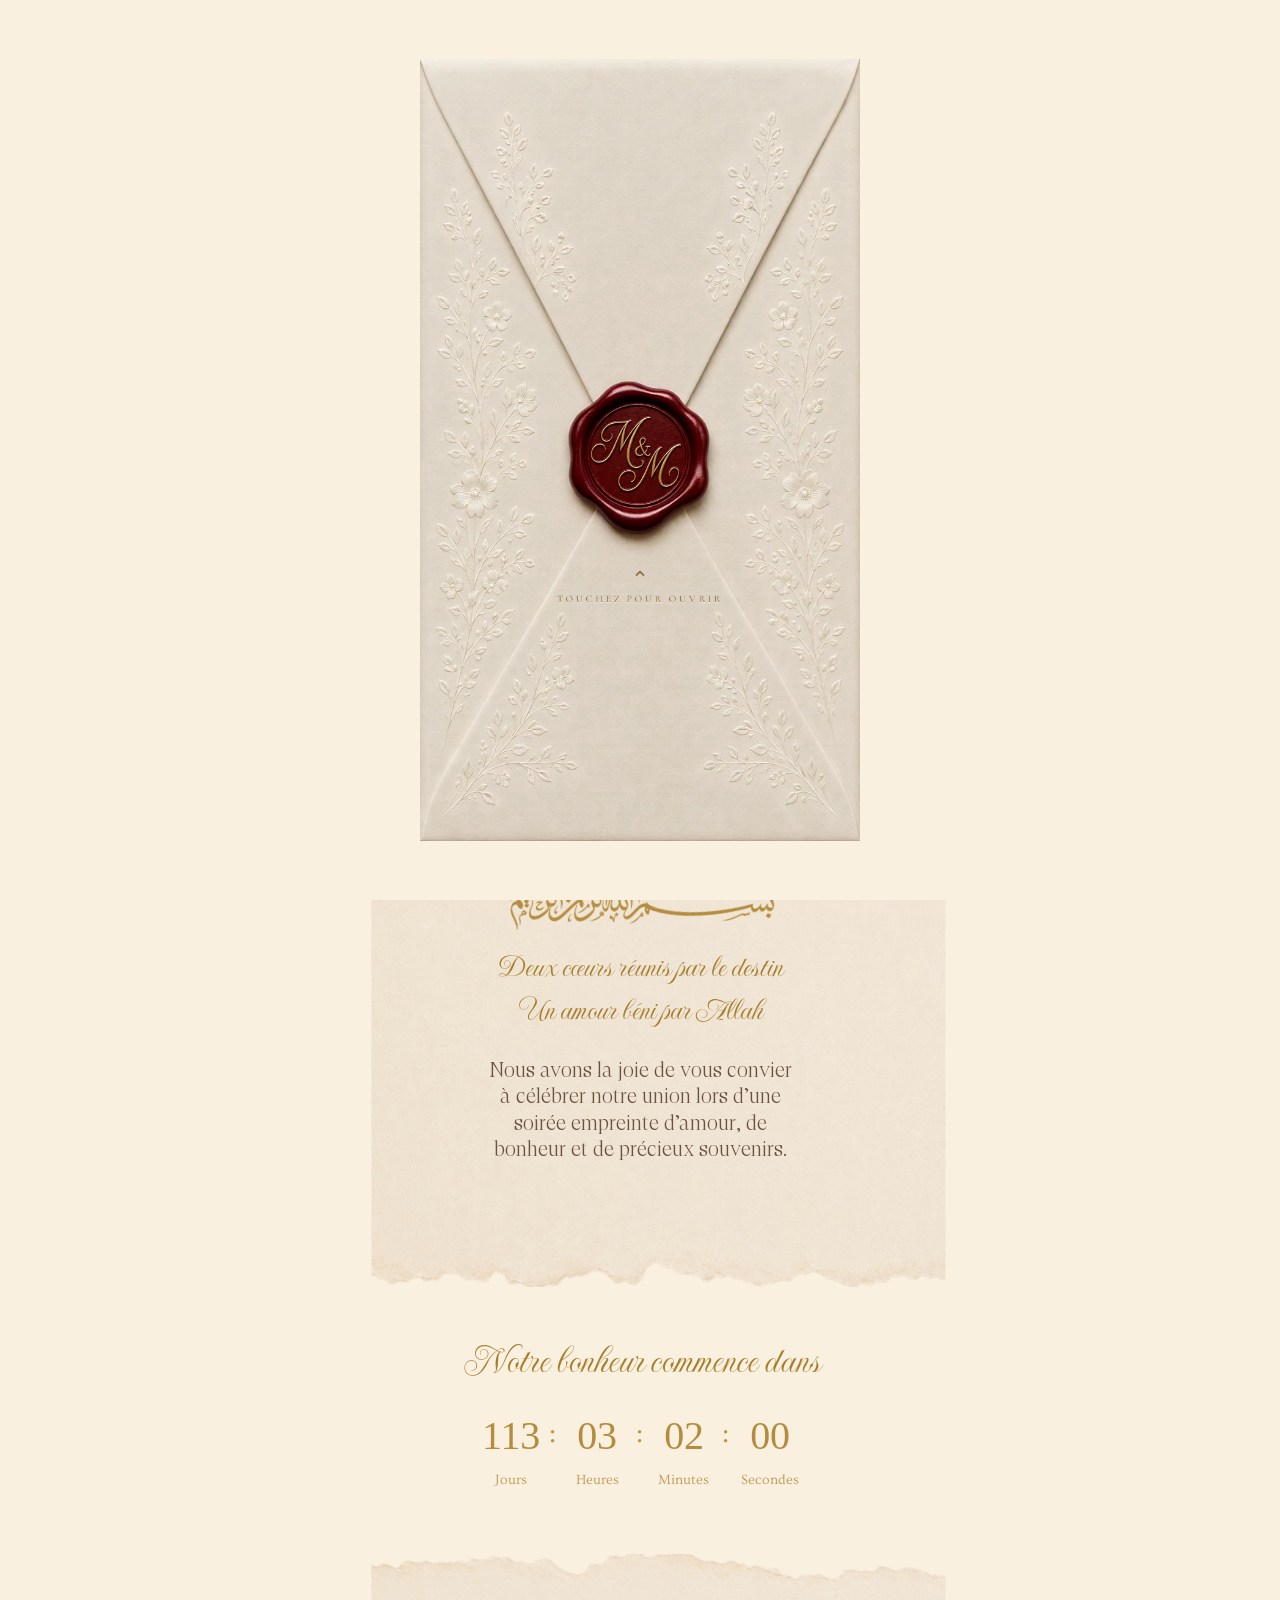
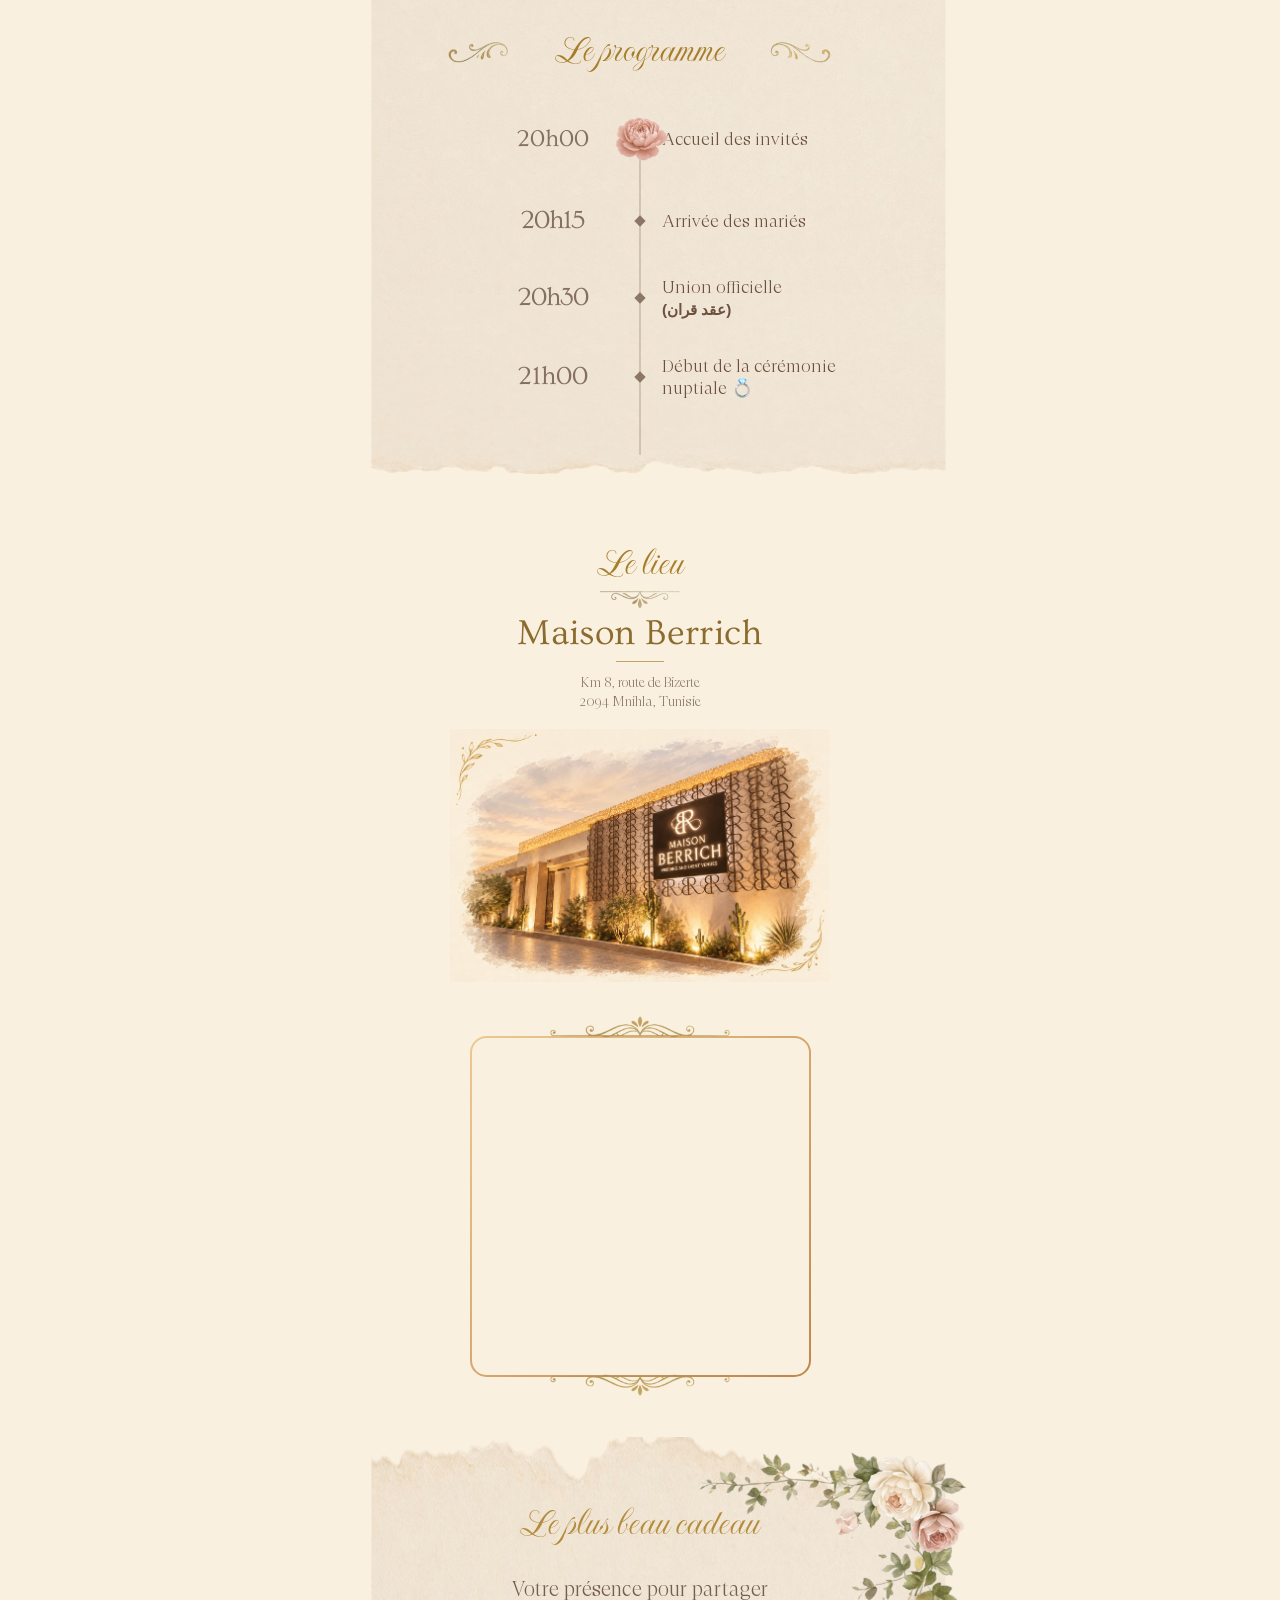
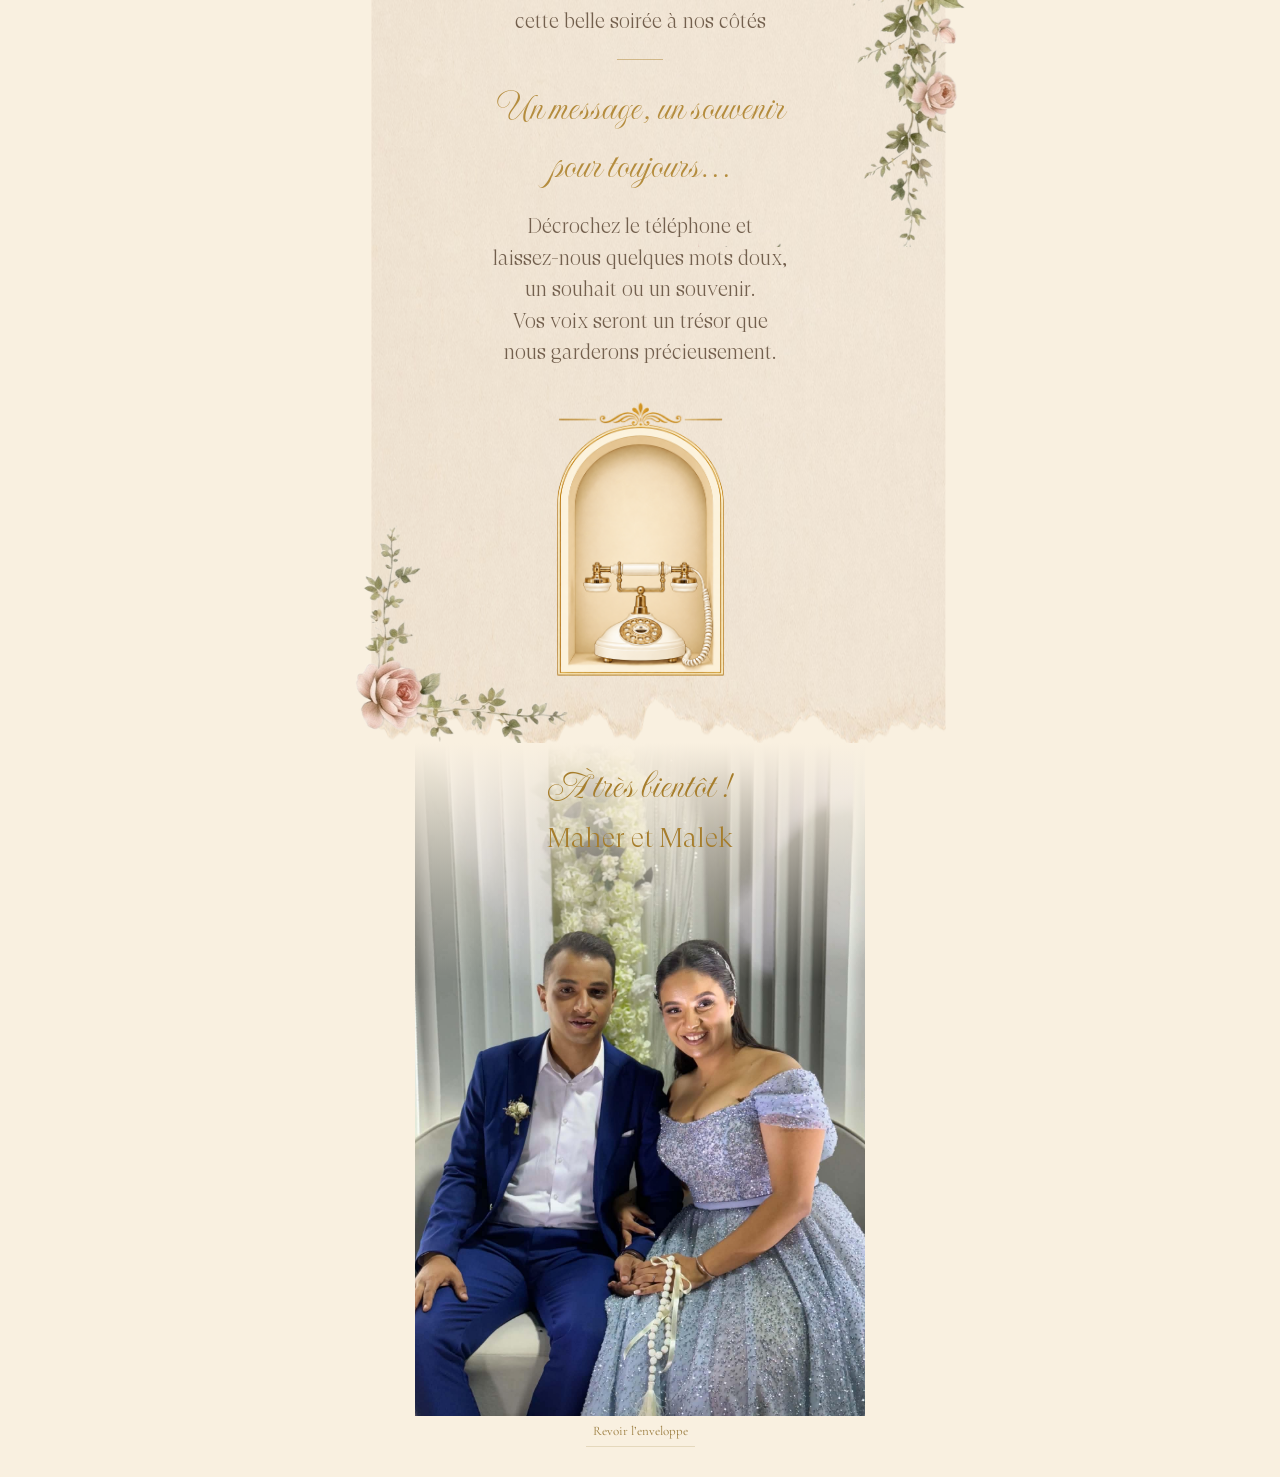
<file: index.html>
<!DOCTYPE html>
<html lang="fr">
<head>
<meta charset="UTF-8"><meta name="viewport" content="width=device-width, initial-scale=1, viewport-fit=cover">
<title>Maher & Malek — 27 mars 2027</title>
<meta name="description" content="Une journée, deux âmes, une vie. Célébrez le mariage de Maher et Malek le 27 mars 2027 à Maison Berrich.">
<meta property="og:title" content="Maher & Malek — Notre mariage"><meta property="og:description" content="Votre invitation au 27 mars 2027 · Maison Berrich"><meta property="og:image" content="https://ahmedth234.github.io/Maher-Malek/assets/partage-maher-malek-v2.jpg">
<meta property="og:type" content="website">
<meta property="og:image:secure_url" content="https://ahmedth234.github.io/Maher-Malek/assets/partage-maher-malek-v2.jpg">
<meta property="og:image:type" content="image/jpeg">
<meta property="og:image:width" content="1200">
<meta property="og:image:height" content="630">
<meta property="og:image:alt" content="Invitation de mariage de Maher et Malek — 27 mars 2027 à Maison Berrich">
<meta name="twitter:card" content="summary_large_image">
<meta name="twitter:title" content="Maher & Malek — Notre mariage">
<meta name="twitter:description" content="27 mars 2027 · Maison Berrich">
<meta name="twitter:image" content="https://ahmedth234.github.io/Maher-Malek/assets/partage-maher-malek-v2.jpg">
<link rel="canonical" href="https://ahmedth234.github.io/Maher-Malek/">
<meta property="og:url" content="https://ahmedth234.github.io/Maher-Malek/">
<meta name="theme-color" content="#f5efdf">
<link rel="preconnect" href="https://fonts.googleapis.com"><link rel="preconnect" href="https://fonts.gstatic.com" crossorigin>
<link href="https://fonts.googleapis.com/css2?family=Cormorant+Garamond:ital,wght@0,300;0,400;0,500;0,600;0,700;1,300;1,400;1,500&family=Great+Vibes&family=Montserrat:wght@400;500;600&display=swap" rel="stylesheet">
<link rel="stylesheet" href="style.css?v=17"><script src="script.js?v=15" defer></script>
<link rel="stylesheet" href="assets/model/fonts.css"><link rel="stylesheet" href="model-sections.css?v=5"><link rel="stylesheet" href="model-layout.css?v=37"><script src="model-motion.js?v=6" defer></script><script src="mobile-layout.js?v=4" defer></script></head>
<body>
<div class="invitation-cover" id="introOverlay" hidden>
 <div class="envelope-stage">
  <img class="envelope-still" src="assets/animation/envelope-mm-poster.png" alt="Enveloppe ivoire aux fleurs en relief et sceau de cire bordeaux" fetchpriority="high">
  <video id="envelopeVideo" class="envelope-video" muted playsinline preload="auto" aria-hidden="true"><source src="assets/animation/envelope-mm-opening.mp4" type="video/mp4"></video>
  <button class="seal-hit-area" id="openInviteBtn" aria-label="Ouvrir l’invitation de Maher et Malek"></button>
  <div class="envelope-hint"><span>⌃</span><p>TOUCHEZ POUR OUVRIR</p></div>
 </div>
</div>
<main id="invitation">
<header class="hero" id="home">
 <video id="gardenVideo" class="garden-video" autoplay muted loop playsinline preload="auto" aria-hidden="true"><source src="assets/animation/garden-swans.mp4" type="video/mp4"></video>
 <div class="petal-rain" aria-hidden="true"></div>
 <img class="hero-floral hero-floral-left" src="assets/animation/flowers-left.png" alt="">
 <img class="hero-floral hero-floral-right" src="assets/animation/flowers-right.png" alt="">
 <div class="hero-content"><p class="wedding-day">Le grand jour</p><p class="date-top"><strong>27.03.2027</strong></p>
 <h1><span><span class="name-initial">M</span>aher</span><small>&</small><span><span class="name-initial">M</span>alek</span></h1>
 <a class="scroll-cue" href="#bienvenue"><span>Découvrez notre invitation</span><span class="arrow">↓</span></a></div>
 
</header>
<div class="reference-sections" id="referenceSections"><section class="reference-welcome-clip" id="bienvenue" aria-label="Notre invitation"><div id="rec4227041103" class="r t-rec" style=" " data-animationappear="off" data-record-type="396">   <div class="t396"> <div class="t396__artboard" data-artboard-recid="4227041103" data-artboard-screens="320,480,640,960,1200" data-artboard-height="1240" data-artboard-valign="center" data-artboard-upscale="grid" data-artboard-height-res-320="1240"> <div class="t396__carrier" data-artboard-recid="4227041103"></div> <div class="t396__filter" data-artboard-recid="4227041103"></div>   <div class="t396__elem tn-elem tn-elem__42270411031779527203760000001" data-elem-id="1779527203760000001" data-elem-type="image" data-field-top-value="753" data-field-left-value="228" data-field-height-value="487" data-field-width-value="744" data-field-axisy-value="top" data-field-axisx-value="left" data-field-container-value="grid" data-field-topunits-value="px" data-field-leftunits-value="px" data-field-heightunits-value="px" data-field-widthunits-value="px" data-field-imagefit-value="fill" data-field-filewidth-value="1680" data-field-fileheight-value="833" data-field-heightmode-value="fixed" data-field-top-res-320-value="763" data-field-left-res-320-value="-212" data-field-height-res-320-value="477" data-field-heightmode-res-320-value="fixed" data-field-top-res-480-value="763" data-field-left-res-480-value="-132" data-field-height-res-480-value="470" data-field-heightmode-res-480-value="fixed" data-field-top-res-640-value="763" data-field-left-res-640-value="-52" data-field-height-res-640-value="477" data-field-heightmode-res-640-value="fixed" data-field-top-res-960-value="758" data-field-left-res-960-value="108" data-field-height-res-960-value="479" data-field-heightmode-res-960-value="fixed"> <div class="tn-atom"> <img class="tn-atom__img t-img" src="assets/model/decor-04.png" alt="" imgfield="tn_img_1779527203760000001" loading="lazy" decoding="async"> </div> </div>     <div class="t396__elem tn-elem tn-elem__42270411031780142978273000001 " data-elem-id="1780142978273000001" data-elem-type="image" data-field-top-value="566" data-field-left-value="359" data-field-height-value="343" data-field-width-value="224" data-field-axisy-value="top" data-field-axisx-value="left" data-field-container-value="grid" data-field-topunits-value="px" data-field-leftunits-value="px" data-field-heightunits-value="px" data-field-widthunits-value="px" data-animate-mobile="y" data-animate-sbs-event="intoview" data-animate-sbs-trg="1" data-animate-sbs-trgofst="0" data-animate-sbs-loop="loop" data-animate-sbs-opts="[{&#x27;mx&#x27;:0,&#x27;my&#x27;:0,&#x27;sx&#x27;:1,&#x27;sy&#x27;:1,&#x27;op&#x27;:1,&#x27;ro&#x27;:0,&#x27;ti&#x27;:0,&#x27;ea&#x27;:&#x27;0&#x27;,&#x27;dt&#x27;:0},{&#x27;mx&#x27;:0,&#x27;my&#x27;:0,&#x27;sx&#x27;:1.06,&#x27;sy&#x27;:1.06,&#x27;op&#x27;:1,&#x27;ro&#x27;:2,&#x27;ti&#x27;:2000,&#x27;ea&#x27;:&#x27;0&#x27;,&#x27;dt&#x27;:0},{&#x27;mx&#x27;:0,&#x27;my&#x27;:0,&#x27;sx&#x27;:1,&#x27;sy&#x27;:1,&#x27;op&#x27;:1,&#x27;ro&#x27;:0,&#x27;ti&#x27;:2000,&#x27;ea&#x27;:&#x27;0&#x27;,&#x27;dt&#x27;:0}]" data-field-imagefit-value="auto" data-field-filewidth-value="823" data-field-fileheight-value="1260" data-field-heightmode-value="hug" data-field-top-res-320-value="568" data-field-left-res-320-value="-77" data-field-height-res-320-value="334" data-field-width-res-320-value="218" data-field-left-res-480-value="2" data-field-height-res-480-value="343" data-field-left-res-640-value="77" data-field-height-res-640-value="343" data-field-left-res-960-value="238" data-field-height-res-960-value="343" data-motion-frames="[{&quot;mx&quot;:0,&quot;my&quot;:0,&quot;sx&quot;:1,&quot;sy&quot;:1,&quot;op&quot;:1,&quot;ro&quot;:0,&quot;ti&quot;:0,&quot;ea&quot;:&quot;0&quot;,&quot;dt&quot;:0},{&quot;mx&quot;:0,&quot;my&quot;:0,&quot;sx&quot;:1.06,&quot;sy&quot;:1.06,&quot;op&quot;:1,&quot;ro&quot;:2,&quot;ti&quot;:2000,&quot;ea&quot;:&quot;0&quot;,&quot;dt&quot;:0},{&quot;mx&quot;:0,&quot;my&quot;:0,&quot;sx&quot;:1,&quot;sy&quot;:1,&quot;op&quot;:1,&quot;ro&quot;:0,&quot;ti&quot;:2000,&quot;ea&quot;:&quot;0&quot;,&quot;dt&quot;:0}]"> <div class="tn-atom"> <img class="tn-atom__img t-img" src="assets/model/decor-05.png" alt="" imgfield="tn_img_1780142978273000001" loading="lazy" decoding="async"> </div> </div> <div class="t396__elem tn-elem tn-elem__42270411031780748451024000006 " data-elem-id="1780748451024000006" data-elem-type="image" data-field-top-value="547" data-field-left-value="605" data-field-height-value="359" data-field-width-value="236" data-field-axisy-value="top" data-field-axisx-value="left" data-field-container-value="grid" data-field-topunits-value="px" data-field-leftunits-value="px" data-field-heightunits-value="px" data-field-widthunits-value="px" data-animate-mobile="y" data-animate-sbs-event="intoview" data-animate-sbs-trg="1" data-animate-sbs-trgofst="0" data-animate-sbs-loop="loop" data-animate-sbs-opts="[{&#x27;mx&#x27;:0,&#x27;my&#x27;:0,&#x27;sx&#x27;:1,&#x27;sy&#x27;:1,&#x27;op&#x27;:1,&#x27;ro&#x27;:0,&#x27;ti&#x27;:0,&#x27;ea&#x27;:&#x27;0&#x27;,&#x27;dt&#x27;:0},{&#x27;mx&#x27;:0,&#x27;my&#x27;:0,&#x27;sx&#x27;:1.04,&#x27;sy&#x27;:1.04,&#x27;op&#x27;:1,&#x27;ro&#x27;:-2,&#x27;ti&#x27;:2000,&#x27;ea&#x27;:&#x27;0&#x27;,&#x27;dt&#x27;:0},{&#x27;mx&#x27;:0,&#x27;my&#x27;:0,&#x27;sx&#x27;:1,&#x27;sy&#x27;:1,&#x27;op&#x27;:1,&#x27;ro&#x27;:0,&#x27;ti&#x27;:2000,&#x27;ea&#x27;:&#x27;0&#x27;,&#x27;dt&#x27;:0}]" data-field-imagefit-value="auto" data-field-filewidth-value="829" data-field-fileheight-value="1260" data-field-heightmode-value="hug" data-field-top-res-320-value="586" data-field-left-res-320-value="198" data-field-height-res-320-value="319" data-field-width-res-320-value="210" data-field-left-res-480-value="252" data-field-height-res-480-value="359" data-field-left-res-640-value="327" data-field-height-res-640-value="359" data-field-left-res-960-value="488" data-field-height-res-960-value="359" data-motion-frames="[{&quot;mx&quot;:0,&quot;my&quot;:0,&quot;sx&quot;:1,&quot;sy&quot;:1,&quot;op&quot;:1,&quot;ro&quot;:0,&quot;ti&quot;:0,&quot;ea&quot;:&quot;0&quot;,&quot;dt&quot;:0},{&quot;mx&quot;:0,&quot;my&quot;:0,&quot;sx&quot;:1.04,&quot;sy&quot;:1.04,&quot;op&quot;:1,&quot;ro&quot;:-2,&quot;ti&quot;:2000,&quot;ea&quot;:&quot;0&quot;,&quot;dt&quot;:0},{&quot;mx&quot;:0,&quot;my&quot;:0,&quot;sx&quot;:1,&quot;sy&quot;:1,&quot;op&quot;:1,&quot;ro&quot;:0,&quot;ti&quot;:2000,&quot;ea&quot;:&quot;0&quot;,&quot;dt&quot;:0}]"> <div class="tn-atom"> <img class="tn-atom__img t-img" src="assets/model/decor-06.png" alt="" imgfield="tn_img_1780748451024000006" loading="lazy" decoding="async"> </div> </div>  <div class="t396__elem tn-elem tn-elem__42270411031780748008617000003 t-animate" data-elem-id="1780748008617000003" data-elem-type="text" data-field-top-value="899" data-field-left-value="320" data-field-height-value="129" data-field-width-value="560" data-field-axisy-value="top" data-field-axisx-value="left" data-field-container-value="grid" data-field-topunits-value="px" data-field-leftunits-value="px" data-field-heightunits-value="px" data-field-widthunits-value="px" data-animate-style="fadein" data-animate-duration="1" data-animate-mobile="y" data-field-textfit-value="autoheight" data-field-fontsize-value="41" data-field-top-res-320-value="899" data-field-left-res-320-value="-120" data-field-height-res-320-value="129" data-field-width-res-320-value="560" data-field-top-res-480-value="899" data-field-left-res-480-value="-40" data-field-top-res-640-value="899" data-field-left-res-640-value="40" data-field-top-res-960-value="899" data-field-left-res-960-value="200"> <div class="tn-atom" field="tn_text_1780748008617000003">Deux cœurs réunis par le destin<br>Un amour béni par Allah</div> </div> <div class="t396__elem tn-elem tn-elem__42270411031780748008617000005 t-animate" data-elem-id="1780748008617000005" data-elem-type="text" data-field-top-value="1050" data-field-left-value="447" data-field-height-value="104" data-field-width-value="307" data-field-axisy-value="top" data-field-axisx-value="left" data-field-container-value="grid" data-field-topunits-value="px" data-field-leftunits-value="px" data-field-heightunits-value="px" data-field-widthunits-value="px" data-animate-style="fadein" data-animate-duration="2" data-animate-delay="0.2" data-animate-mobile="y" data-field-textfit-value="autoheight" data-field-fontsize-value="21" data-field-top-res-320-value="1050" data-field-left-res-320-value="7" data-field-top-res-480-value="1060" data-field-left-res-480-value="87" data-field-top-res-640-value="1060" data-field-left-res-640-value="167" data-field-left-res-960-value="327"> <div class="tn-atom" field="tn_text_1780748008617000005">Nous avons la joie de vous convier à célébrer notre union lors d’une soirée empreinte d’amour, de bonheur et de précieux souvenirs.</div> </div>   <div class="t396__elem tn-elem tn-elem__42270411031782312134224" data-elem-id="1782312134224" data-elem-type="image" data-field-top-value="813" data-field-left-value="459" data-field-height-value="86" data-field-width-value="283" data-field-axisy-value="top" data-field-axisx-value="left" data-field-container-value="grid" data-field-topunits-value="px" data-field-leftunits-value="px" data-field-heightunits-value="px" data-field-widthunits-value="px" data-field-imagefit-value="auto" data-field-filewidth-value="1022" data-field-fileheight-value="312" data-field-heightmode-value="hug" data-field-left-res-320-value="19" data-field-height-res-320-value="86" data-field-left-res-480-value="99" data-field-height-res-480-value="86" data-field-left-res-640-value="179" data-field-height-res-640-value="86" data-field-left-res-960-value="339" data-field-height-res-960-value="86"> <div class="tn-atom"> <img class="tn-atom__img t-img" src="assets/model/basmala-calligraphie-doree.png" alt="بسم الله الرحمن الرحيم" imgfield="tn_img_1782312134224" loading="lazy" decoding="async"> </div> </div> </div> </div>   </div></section><section><div id="rec2487446093" class="r t-rec t-rec_pt_15 t-rec_pb_15" style="padding-top:15px;padding-bottom:15px;background-color:#f9f0e0; " data-animationappear="off" data-record-type="396" data-bg-color="#f9f0e0">   <div class="t396"> <div class="t396__artboard" data-artboard-recid="2487446093" data-artboard-screens="320,480,640,960,1200" data-artboard-height="257" data-artboard-valign="center" data-artboard-upscale="grid" data-artboard-height-res-320="247" data-artboard-height-res-480="257" data-artboard-height-res-640="257" data-artboard-height-res-960="247"> <div class="t396__carrier" data-artboard-recid="2487446093"></div> <div class="t396__filter" data-artboard-recid="2487446093"></div> <div class="t396__elem tn-elem tn-elem__24874460931771277551711000001 t-animate" data-elem-id="1771277551711000001" data-elem-type="html" data-field-top-value="23" data-field-left-value="335" data-field-height-value="170" data-field-width-value="531" data-field-axisy-value="top" data-field-axisx-value="left" data-field-container-value="grid" data-field-topunits-value="px" data-field-leftunits-value="px" data-field-heightunits-value="px" data-field-widthunits-value="px" data-animate-style="fadeinup" data-animate-duration="1" data-animate-distance="100" data-animate-mobile="y" data-field-top-res-320-value="24" data-field-left-res-320-value="-75" data-field-width-res-320-value="470" data-field-top-res-480-value="23" data-field-left-res-480-value="-25" data-field-top-res-640-value="23" data-field-left-res-640-value="55" data-field-top-res-960-value="22" data-field-left-res-960-value="215"> <div class="tn-atom tn-atom__html"><div class="model-countdown" role="timer" aria-label="Temps restant avant le mariage"><div class="model-time"><svg class="model-number" viewBox="0 0 82 62" width="82" height="62" aria-hidden="true" focusable="false"><text id="days" x="41" y="47" text-anchor="middle" fill="#b48c3d" font-family="Georgia,serif" font-size="43" font-weight="400">00</text></svg><span class="model-label">Jours</span></div><span class="model-separator">:</span><div class="model-time"><svg class="model-number" viewBox="0 0 82 62" width="82" height="62" aria-hidden="true" focusable="false"><text id="hours" x="41" y="47" text-anchor="middle" fill="#b48c3d" font-family="Georgia,serif" font-size="43" font-weight="400">00</text></svg><span class="model-label">Heures</span></div><span class="model-separator">:</span><div class="model-time"><svg class="model-number" viewBox="0 0 82 62" width="82" height="62" aria-hidden="true" focusable="false"><text id="minutes" x="41" y="47" text-anchor="middle" fill="#b48c3d" font-family="Georgia,serif" font-size="43" font-weight="400">00</text></svg><span class="model-label">Minutes</span></div><span class="model-separator">:</span><div class="model-time"><svg class="model-number" viewBox="0 0 82 62" width="82" height="62" aria-hidden="true" focusable="false"><text id="seconds" x="41" y="47" text-anchor="middle" fill="#b48c3d" font-family="Georgia,serif" font-size="43" font-weight="400">00</text></svg><span class="model-label">Secondes</span></div></div><p id="countdownMessage" hidden>Le grand jour est arrivé !</p></div> </div> <div class="t396__elem tn-elem tn-elem__24874460931771277026942000001" data-elem-id="1771277026942000001" data-elem-type="text" data-field-top-value="28" data-field-left-value="320" data-field-height-value="64" data-field-width-value="560" data-field-axisy-value="top" data-field-axisx-value="left" data-field-container-value="grid" data-field-topunits-value="px" data-field-leftunits-value="px" data-field-heightunits-value="px" data-field-widthunits-value="px" data-field-textfit-value="autoheight" data-field-fontsize-value="41" data-field-top-res-320-value="29" data-field-left-res-320-value="-120" data-field-top-res-480-value="27" data-field-left-res-480-value="-40" data-field-top-res-640-value="28" data-field-left-res-640-value="40" data-field-top-res-960-value="27" data-field-left-res-960-value="200"> <div class="tn-atom" field="tn_text_1771277026942000001">Notre bonheur commence dans</div> </div> </div> </div>   </div></section><section id="programme"><div id="rec2487446103" class="r t-rec" style="background-color:#f9f0e0; " data-animationappear="off" data-record-type="396" data-bg-color="#f9f0e0">   <div class="t396"> <div class="t396__artboard" data-artboard-recid="2487446103" data-artboard-screens="320,480,640,960,1200" data-artboard-height="570" data-artboard-valign="center" data-artboard-upscale="grid" data-artboard-ovrflw="visible" data-artboard-height-res-960="570"> <div class="t396__carrier" data-artboard-recid="2487446103"></div> <div class="t396__filter" data-artboard-recid="2487446103"></div> <div class="t396__elem tn-elem tn-elem__24874461031779527691672" data-elem-id="1779527691672" data-elem-type="image" data-field-top-value="-20" data-field-left-value="228" data-field-height-value="346" data-field-width-value="744" data-field-axisy-value="top" data-field-axisx-value="left" data-field-container-value="grid" data-field-topunits-value="px" data-field-leftunits-value="px" data-field-heightunits-value="px" data-field-widthunits-value="px" data-field-imagefit-value="fill" data-field-filewidth-value="1680" data-field-fileheight-value="652" data-field-widthmode-value="fixed" data-field-heightmode-value="fixed" data-field-left-res-320-value="-212" data-field-height-res-320-value="346" data-field-heightmode-res-320-value="fixed" data-field-left-res-480-value="-132" data-field-height-res-480-value="346" data-field-heightmode-res-480-value="fixed" data-field-left-res-640-value="-52" data-field-height-res-640-value="346" data-field-heightmode-res-640-value="fixed" data-field-left-res-960-value="108" data-field-height-res-960-value="346" data-field-heightmode-res-960-value="fixed"> <div class="tn-atom"> <img class="tn-atom__img t-img" src="assets/model/decor-09.png" alt="" imgfield="tn_img_1779527691672" loading="lazy" decoding="async"> </div> </div> <div class="t396__elem tn-elem tn-elem__24874461031782315340571000001" data-elem-id="1782315340571000001" data-elem-type="image" data-field-top-value="321" data-field-left-value="228" data-field-height-value="259" data-field-width-value="744" data-field-axisy-value="top" data-field-axisx-value="left" data-field-container-value="grid" data-field-topunits-value="px" data-field-leftunits-value="px" data-field-heightunits-value="px" data-field-widthunits-value="px" data-field-imagefit-value="fill" data-field-filewidth-value="1680" data-field-fileheight-value="563" data-field-widthmode-value="fixed" data-field-heightmode-value="fixed" data-field-left-res-320-value="-212" data-field-height-res-320-value="259" data-field-heightmode-res-320-value="fixed" data-field-left-res-480-value="-132" data-field-height-res-480-value="259" data-field-heightmode-res-480-value="fixed" data-field-left-res-640-value="-52" data-field-height-res-640-value="259" data-field-heightmode-res-640-value="fixed" data-field-left-res-960-value="108" data-field-height-res-960-value="259" data-field-heightmode-res-960-value="fixed"> <div class="tn-atom"> <img class="tn-atom__img t-img" src="assets/model/decor-10.png" alt="" imgfield="tn_img_1782315340571000001" loading="lazy" decoding="async"> </div> </div> <div class="t396__elem tn-elem tn-elem__24874461031763405219328" data-elem-id="1763405219328" data-elem-type="text" data-field-top-value="45" data-field-left-value="320" data-field-height-value="64" data-field-width-value="560" data-field-axisy-value="top" data-field-axisx-value="left" data-field-container-value="grid" data-field-topunits-value="px" data-field-leftunits-value="px" data-field-heightunits-value="px" data-field-widthunits-value="px" data-field-textfit-value="autoheight" data-field-fontsize-value="41" data-field-left-res-320-value="-120" data-field-left-res-480-value="-40" data-field-left-res-640-value="40" data-field-left-res-960-value="200"> <div class="tn-atom" field="tn_text_1763405219328">Le programme</div> </div> <div class="t396__elem tn-elem tn-elem__24874461031763405268776 t-animate" data-elem-id="1763405268776" data-elem-type="text" data-field-top-value="143" data-field-left-value="643" data-field-height-value="44" data-field-width-value="94" data-field-axisy-value="top" data-field-axisx-value="left" data-field-container-value="grid" data-field-topunits-value="px" data-field-leftunits-value="px" data-field-heightunits-value="px" data-field-widthunits-value="px" data-animate-style="fadein" data-animate-duration="1.5" data-animate-mobile="y" data-field-textfit-value="autoheight" data-field-fontsize-value="20" data-field-top-res-320-value="143" data-field-left-res-320-value="205" data-field-left-res-480-value="290" data-field-left-res-640-value="370" data-field-height-res-640-value="44" data-field-width-res-640-value="94" data-field-left-res-960-value="530"> <div class="tn-atom" field="tn_text_1763405268776">Accueil des invités</div> </div> <div class="t396__elem tn-elem tn-elem__24874461031772803062504 t-animate" data-elem-id="1772803062504" data-elem-type="text" data-field-top-value="141" data-field-left-value="475" data-field-height-value="47" data-field-width-value="75" data-field-axisy-value="top" data-field-axisx-value="left" data-field-container-value="grid" data-field-topunits-value="px" data-field-leftunits-value="px" data-field-heightunits-value="px" data-field-widthunits-value="px" data-animate-style="fadein" data-animate-duration="1.5" data-animate-mobile="y" data-field-textfit-value="autoheight" data-field-fontsize-value="30" data-field-left-res-320-value="4" data-field-left-res-480-value="89" data-field-left-res-640-value="169" data-field-height-res-640-value="47" data-field-width-res-640-value="129" data-field-left-res-960-value="357"> <div class="tn-atom" field="tn_text_1772803062504">20h00</div> </div> <div class="t396__elem tn-elem tn-elem__24874461031772803288793000002 t-animate" data-elem-id="1772803288793000002" data-elem-type="text" data-field-top-value="215" data-field-left-value="650" data-field-height-value="44" data-field-width-value="91" data-field-axisy-value="top" data-field-axisx-value="left" data-field-container-value="grid" data-field-topunits-value="px" data-field-leftunits-value="px" data-field-heightunits-value="px" data-field-widthunits-value="px" data-animate-style="fadein" data-animate-duration="1.5" data-animate-delay="0.1" data-animate-mobile="y" data-field-textfit-value="autoheight" data-field-fontsize-value="20" data-field-left-res-320-value="206" data-field-height-res-320-value="66" data-field-width-res-320-value="91" data-field-left-res-480-value="291" data-field-left-res-640-value="371" data-field-height-res-640-value="66" data-field-width-res-640-value="91" data-field-left-res-960-value="531"> <div class="tn-atom" field="tn_text_1772803288793000002">Arrivée des mariés</div> </div> <div class="t396__elem tn-elem tn-elem__24874461031782315605037000003 t-animate" data-elem-id="1782315605037000003" data-elem-type="text" data-field-top-value="302" data-field-left-value="650" data-field-height-value="44" data-field-width-value="91" data-field-axisy-value="top" data-field-axisx-value="left" data-field-container-value="grid" data-field-topunits-value="px" data-field-leftunits-value="px" data-field-heightunits-value="px" data-field-widthunits-value="px" data-animate-style="fadein" data-animate-duration="1.5" data-animate-delay="0.1" data-animate-mobile="y" data-field-textfit-value="autoheight" data-field-fontsize-value="20" data-field-left-res-320-value="206" data-field-height-res-320-value="66" data-field-width-res-320-value="91" data-field-left-res-480-value="291" data-field-left-res-640-value="371" data-field-height-res-640-value="66" data-field-width-res-640-value="91" data-field-left-res-960-value="531"> <div class="tn-atom" field="tn_text_1782315605037000003">Union officielle<br><span class="programme-arabic" lang="ar" dir="rtl">(عقد قران)</span></div> </div> <div class="t396__elem tn-elem tn-elem__24874461031772803288793000003 t-animate" data-elem-id="1772803288793000003" data-elem-type="text" data-field-top-value="224" data-field-left-value="454" data-field-height-value="47" data-field-width-value="117" data-field-axisy-value="top" data-field-axisx-value="left" data-field-container-value="grid" data-field-topunits-value="px" data-field-leftunits-value="px" data-field-heightunits-value="px" data-field-widthunits-value="px" data-animate-style="fadein" data-animate-duration="1.5" data-animate-delay="0.1" data-animate-mobile="y" data-field-textfit-value="autoheight" data-field-fontsize-value="30" data-field-left-res-320-value="4" data-field-left-res-480-value="89" data-field-left-res-640-value="169" data-field-height-res-640-value="47" data-field-width-res-640-value="129" data-field-left-res-960-value="336"> <div class="tn-atom" field="tn_text_1772803288793000003">20h15</div> </div> <div class="t396__elem tn-elem tn-elem__24874461031782315588274000002 t-animate" data-elem-id="1782315588274000002" data-elem-type="text" data-field-top-value="300" data-field-left-value="454" data-field-height-value="47" data-field-width-value="117" data-field-axisy-value="top" data-field-axisx-value="left" data-field-container-value="grid" data-field-topunits-value="px" data-field-leftunits-value="px" data-field-heightunits-value="px" data-field-widthunits-value="px" data-animate-style="fadein" data-animate-duration="1.5" data-animate-delay="0.1" data-animate-mobile="y" data-field-textfit-value="autoheight" data-field-fontsize-value="30" data-field-left-res-320-value="4" data-field-left-res-480-value="89" data-field-left-res-640-value="169" data-field-height-res-640-value="47" data-field-width-res-640-value="129" data-field-left-res-960-value="336"> <div class="tn-atom" field="tn_text_1782315588274000002">20h30</div> </div>   <div class="t396__elem tn-elem tn-elem__24874461031778517684813000001 t-animate" data-elem-id="1778517684813000001" data-elem-type="text" data-field-top-value="392" data-field-left-value="659" data-field-height-value="22" data-field-width-value="61" data-field-axisy-value="top" data-field-axisx-value="left" data-field-container-value="grid" data-field-topunits-value="px" data-field-leftunits-value="px" data-field-heightunits-value="px" data-field-widthunits-value="px" data-animate-style="fadein" data-animate-duration="1.5" data-animate-delay="0.3" data-animate-mobile="y" data-field-textfit-value="autoheight" data-field-fontsize-value="20" data-field-top-res-320-value="390" data-field-left-res-320-value="221" data-field-top-res-480-value="388" data-field-left-res-480-value="306" data-field-top-res-640-value="388" data-field-left-res-640-value="386" data-field-top-res-960-value="391" data-field-left-res-960-value="546"> <div class="tn-atom" field="tn_text_1778517684813000001">Début de la cérémonie nuptiale 💍</div> </div> <div class="t396__elem tn-elem tn-elem__24874461031778517684813000002 t-animate" data-elem-id="1778517684813000002" data-elem-type="text" data-field-top-value="378" data-field-left-value="473" data-field-height-value="47" data-field-width-value="79" data-field-axisy-value="top" data-field-axisx-value="left" data-field-container-value="grid" data-field-topunits-value="px" data-field-leftunits-value="px" data-field-heightunits-value="px" data-field-widthunits-value="px" data-animate-style="fadein" data-animate-duration="1.5" data-animate-delay="0.3" data-animate-mobile="y" data-field-textfit-value="autoheight" data-field-fontsize-value="30" data-field-top-res-320-value="377" data-field-left-res-320-value="1" data-field-top-res-480-value="375" data-field-left-res-480-value="86" data-field-top-res-640-value="375" data-field-left-res-640-value="166" data-field-width-res-640-value="136" data-field-top-res-960-value="378" data-field-left-res-960-value="355"> <div class="tn-atom" field="tn_text_1778517684813000002">21h00</div> </div> <div class="t396__elem tn-elem tn-elem__24874461031772803124037" data-elem-id="1772803124037" data-elem-type="vector" data-field-top-value="160" data-field-left-value="599" data-field-height-value="321" data-field-width-value="2" data-field-axisy-value="top" data-field-axisx-value="left" data-field-container-value="grid" data-field-topunits-value="px" data-field-leftunits-value="px" data-field-heightunits-value="px" data-field-widthunits-value="px" data-field-filewidth-value="2" data-field-fileheight-value="323" data-field-heightmode-value="hug" data-field-top-res-320-value="160" data-field-left-res-320-value="158" data-field-top-res-480-value="160" data-field-left-res-480-value="239" data-field-top-res-640-value="160" data-field-left-res-640-value="319" data-field-top-res-960-value="160" data-field-left-res-960-value="479" data-field-height-res-960-value="321" data-field-width-res-960-value="2" data-field-container-res-960-value="grid"> <div class="tn-atom tn-atom__vector"> <svg xmlns="http://www.w3.org/2000/svg" viewbox="0 0 2.01 323.01" data-guides="{&quot;vertical&quot;:[],&quot;horizontal&quot;:[]}" role="img" aria-label=""><defs></defs><line fill="transparent" fill-opacity="1" stroke="#9c8575" stroke-opacity="1" stroke-width="1" id="tSvg18a256d1349" title="Line 1" x1="1.00" y1="1.00" x2="1.02" y2="322.01" stroke-linecap="round" style="transform-origin: 1.01px 161.51px;"></line></svg> </div> </div> <div class="t396__elem tn-elem tn-elem__24874461031772803196067" data-elem-id="1772803196067" data-elem-type="shape" data-field-top-value="161" data-field-left-value="596" data-field-height-value="8" data-field-width-value="8" data-field-axisy-value="top" data-field-axisx-value="left" data-field-container-value="grid" data-field-topunits-value="px" data-field-leftunits-value="px" data-field-heightunits-value="px" data-field-widthunits-value="px" data-field-widthmode-value="fixed" data-field-heightmode-value="fixed" data-field-top-res-320-value="161" data-field-left-res-320-value="155" data-field-top-res-480-value="161" data-field-left-res-480-value="236" data-field-top-res-640-value="161" data-field-left-res-640-value="316" data-field-top-res-960-value="161" data-field-left-res-960-value="476" data-field-height-res-960-value="8" data-field-width-res-960-value="8" data-field-container-res-960-value="grid"> <div class="tn-atom"> </div> </div> <div class="t396__elem tn-elem tn-elem__24874461031772803288793000004" data-elem-id="1772803288793000004" data-elem-type="shape" data-field-top-value="243" data-field-left-value="596" data-field-height-value="8" data-field-width-value="8" data-field-axisy-value="top" data-field-axisx-value="left" data-field-container-value="grid" data-field-topunits-value="px" data-field-leftunits-value="px" data-field-heightunits-value="px" data-field-widthunits-value="px" data-field-widthmode-value="fixed" data-field-heightmode-value="fixed" data-field-top-res-320-value="243" data-field-left-res-320-value="155" data-field-top-res-480-value="243" data-field-left-res-480-value="236" data-field-top-res-640-value="243" data-field-left-res-640-value="316" data-field-top-res-960-value="243" data-field-left-res-960-value="476" data-field-height-res-960-value="8" data-field-width-res-960-value="8" data-field-container-res-960-value="grid"> <div class="tn-atom"> </div> </div> <div class="t396__elem tn-elem tn-elem__24874461031772803465944000007" data-elem-id="1772803465944000007" data-elem-type="shape" data-field-top-value="320" data-field-left-value="596" data-field-height-value="8" data-field-width-value="8" data-field-axisy-value="top" data-field-axisx-value="left" data-field-container-value="grid" data-field-topunits-value="px" data-field-leftunits-value="px" data-field-heightunits-value="px" data-field-widthunits-value="px" data-field-widthmode-value="fixed" data-field-heightmode-value="fixed" data-field-top-res-320-value="320" data-field-left-res-320-value="155" data-field-top-res-480-value="320" data-field-left-res-480-value="236" data-field-top-res-640-value="320" data-field-left-res-640-value="316" data-field-top-res-960-value="321" data-field-left-res-960-value="476" data-field-height-res-960-value="8" data-field-width-res-960-value="8" data-field-container-res-960-value="grid"> <div class="tn-atom"> </div> </div>  <div class="t396__elem tn-elem tn-elem__24874461031778517704423000003" data-elem-id="1778517704423000003" data-elem-type="shape" data-field-top-value="399" data-field-left-value="596" data-field-height-value="8" data-field-width-value="8" data-field-axisy-value="top" data-field-axisx-value="left" data-field-container-value="grid" data-field-topunits-value="px" data-field-leftunits-value="px" data-field-heightunits-value="px" data-field-widthunits-value="px" data-field-widthmode-value="fixed" data-field-heightmode-value="fixed" data-field-top-res-320-value="397" data-field-left-res-320-value="155" data-field-top-res-480-value="395" data-field-left-res-480-value="236" data-field-top-res-640-value="395" data-field-left-res-640-value="316" data-field-top-res-960-value="398" data-field-left-res-960-value="476" data-field-height-res-960-value="8" data-field-width-res-960-value="8" data-field-container-res-960-value="grid"> <div class="tn-atom"> </div> </div> <div class="t396__elem tn-elem tn-elem__24874461031773602024985 " data-elem-id="1773602024985" data-elem-type="image" data-field-top-value="140" data-field-left-value="573" data-field-height-value="50" data-field-width-value="55" data-field-axisy-value="top" data-field-axisx-value="left" data-field-container-value="grid" data-field-topunits-value="px" data-field-leftunits-value="px" data-field-heightunits-value="px" data-field-widthunits-value="px" data-animate-mobile="y" data-animate-sbs-event="scroll" data-animate-sbs-trg="0.5" data-animate-sbs-trgofst="0" data-animate-sbs-opts="[{&#x27;mx&#x27;:0,&#x27;my&#x27;:0,&#x27;sx&#x27;:1,&#x27;sy&#x27;:1,&#x27;op&#x27;:1,&#x27;ro&#x27;:0,&#x27;di&#x27;:&#x27;0&#x27;,&#x27;dd&#x27;:&#x27;0&#x27;,&#x27;fi&#x27;:&#x27;0&#x27;},{&#x27;mx&#x27;:0,&#x27;my&#x27;:80,&#x27;sx&#x27;:1,&#x27;sy&#x27;:1,&#x27;op&#x27;:1,&#x27;ro&#x27;:0,&#x27;di&#x27;:100,&#x27;dd&#x27;:&#x27;0&#x27;,&#x27;fi&#x27;:&#x27;0&#x27;},{&#x27;mx&#x27;:0,&#x27;my&#x27;:169,&#x27;sx&#x27;:1,&#x27;sy&#x27;:1,&#x27;op&#x27;:1,&#x27;ro&#x27;:0,&#x27;di&#x27;:100,&#x27;dd&#x27;:&#x27;0&#x27;,&#x27;fi&#x27;:&#x27;0&#x27;},{&#x27;mx&#x27;:0,&#x27;my&#x27;:247,&#x27;sx&#x27;:1,&#x27;sy&#x27;:1,&#x27;op&#x27;:1,&#x27;ro&#x27;:0,&#x27;di&#x27;:100,&#x27;dd&#x27;:&#x27;0&#x27;,&#x27;fi&#x27;:&#x27;0&#x27;},{&#x27;mx&#x27;:0,&#x27;my&#x27;:311,&#x27;sx&#x27;:1,&#x27;sy&#x27;:1,&#x27;op&#x27;:1,&#x27;ro&#x27;:0,&#x27;di&#x27;:100,&#x27;dd&#x27;:&#x27;0&#x27;,&#x27;fi&#x27;:&#x27;0&#x27;}]" data-field-imagefit-value="auto" data-field-filewidth-value="1309" data-field-fileheight-value="1201" data-field-heightmode-value="hug" data-field-left-res-320-value="132" data-field-height-res-320-value="50" data-field-left-res-480-value="213" data-field-height-res-480-value="50" data-field-left-res-640-value="293" data-field-height-res-640-value="50" data-field-left-res-960-value="453" data-field-height-res-960-value="50" data-animate-sbs-opts-res-960="[{&#x27;mx&#x27;:0,&#x27;my&#x27;:0,&#x27;sx&#x27;:1,&#x27;sy&#x27;:1,&#x27;op&#x27;:1,&#x27;ro&#x27;:0,&#x27;di&#x27;:&#x27;0&#x27;,&#x27;dd&#x27;:&#x27;0&#x27;,&#x27;fi&#x27;:&#x27;0&#x27;},{&#x27;mx&#x27;:0,&#x27;my&#x27;:80,&#x27;sx&#x27;:1,&#x27;sy&#x27;:1,&#x27;op&#x27;:1,&#x27;ro&#x27;:0,&#x27;di&#x27;:100,&#x27;dd&#x27;:&#x27;0&#x27;,&#x27;fi&#x27;:&#x27;0&#x27;},{&#x27;mx&#x27;:0,&#x27;my&#x27;:169,&#x27;sx&#x27;:1,&#x27;sy&#x27;:1,&#x27;op&#x27;:1,&#x27;ro&#x27;:0,&#x27;di&#x27;:100,&#x27;dd&#x27;:&#x27;0&#x27;,&#x27;fi&#x27;:&#x27;0&#x27;},{&#x27;mx&#x27;:0,&#x27;my&#x27;:247,&#x27;sx&#x27;:1,&#x27;sy&#x27;:1,&#x27;op&#x27;:1,&#x27;ro&#x27;:0,&#x27;di&#x27;:100,&#x27;dd&#x27;:&#x27;0&#x27;,&#x27;fi&#x27;:&#x27;0&#x27;},{&#x27;mx&#x27;:0,&#x27;my&#x27;:309,&#x27;sx&#x27;:1,&#x27;sy&#x27;:1,&#x27;op&#x27;:1,&#x27;ro&#x27;:0,&#x27;di&#x27;:100,&#x27;dd&#x27;:&#x27;0&#x27;,&#x27;fi&#x27;:&#x27;0&#x27;}]" data-motion-frames="[{&quot;mx&quot;:0,&quot;my&quot;:0,&quot;sx&quot;:1,&quot;sy&quot;:1,&quot;op&quot;:1,&quot;ro&quot;:0,&quot;di&quot;:&quot;0&quot;,&quot;dd&quot;:&quot;0&quot;,&quot;fi&quot;:&quot;0&quot;},{&quot;mx&quot;:0,&quot;my&quot;:80,&quot;sx&quot;:1,&quot;sy&quot;:1,&quot;op&quot;:1,&quot;ro&quot;:0,&quot;di&quot;:100,&quot;dd&quot;:&quot;0&quot;,&quot;fi&quot;:&quot;0&quot;},{&quot;mx&quot;:0,&quot;my&quot;:169,&quot;sx&quot;:1,&quot;sy&quot;:1,&quot;op&quot;:1,&quot;ro&quot;:0,&quot;di&quot;:100,&quot;dd&quot;:&quot;0&quot;,&quot;fi&quot;:&quot;0&quot;},{&quot;mx&quot;:0,&quot;my&quot;:247,&quot;sx&quot;:1,&quot;sy&quot;:1,&quot;op&quot;:1,&quot;ro&quot;:0,&quot;di&quot;:100,&quot;dd&quot;:&quot;0&quot;,&quot;fi&quot;:&quot;0&quot;},{&quot;mx&quot;:0,&quot;my&quot;:311,&quot;sx&quot;:1,&quot;sy&quot;:1,&quot;op&quot;:1,&quot;ro&quot;:0,&quot;di&quot;:100,&quot;dd&quot;:&quot;0&quot;,&quot;fi&quot;:&quot;0&quot;}]"> <div class="tn-atom"> <img class="tn-atom__img t-img" src="assets/model/decor-11.png" alt="" imgfield="tn_img_1773602024985" loading="lazy" decoding="async"> </div> </div> <div class="t396__elem tn-elem tn-elem__24874461031780148092188000001 t-animate" data-elem-id="1780148092188000001" data-elem-type="image" data-field-top-value="56" data-field-left-value="725" data-field-height-value="41" data-field-width-value="78" data-field-axisy-value="top" data-field-axisx-value="left" data-field-container-value="grid" data-field-topunits-value="px" data-field-leftunits-value="px" data-field-heightunits-value="px" data-field-widthunits-value="px" data-animate-style="fadeinright" data-animate-duration="2" data-animate-distance="40" data-animate-mobile="y" data-field-imagefit-value="auto" data-field-filewidth-value="312" data-field-fileheight-value="164" data-field-widthmode-value="fixed" data-field-heightmode-value="hug" data-field-top-res-320-value="56" data-field-left-res-320-value="277" data-field-height-res-320-value="41" data-field-left-res-480-value="365" data-field-height-res-480-value="41" data-field-left-res-640-value="445" data-field-height-res-640-value="41" data-field-left-res-960-value="605" data-field-height-res-960-value="41"> <div class="tn-atom"> <img class="tn-atom__img t-img" src="assets/model/decor-12.png" alt="" imgfield="tn_img_1780148092188000001" loading="lazy" decoding="async"> </div> </div> <div class="t396__elem tn-elem tn-elem__24874461031780148092188000002 t-animate" data-elem-id="1780148092188000002" data-elem-type="image" data-field-top-value="56" data-field-left-value="396" data-field-height-value="41" data-field-width-value="79" data-field-axisy-value="top" data-field-axisx-value="left" data-field-container-value="grid" data-field-topunits-value="px" data-field-leftunits-value="px" data-field-heightunits-value="px" data-field-widthunits-value="px" data-animate-style="fadeinleft" data-animate-duration="2" data-animate-distance="40" data-animate-mobile="y" data-field-imagefit-value="auto" data-field-filewidth-value="316" data-field-fileheight-value="164" data-field-widthmode-value="fixed" data-field-heightmode-value="hug" data-field-left-res-320-value="-34" data-field-height-res-320-value="41" data-field-left-res-480-value="36" data-field-height-res-480-value="41" data-field-left-res-640-value="116" data-field-height-res-640-value="41" data-field-left-res-960-value="276" data-field-height-res-960-value="41"> <div class="tn-atom"> <img class="tn-atom__img t-img" src="assets/model/decor-13.png" alt="" imgfield="tn_img_1780148092188000002" loading="lazy" decoding="async"> </div> </div> </div> </div>   </div></section><section id="details"><div id="rec2487446153" class="r t-rec t-rec_pt_30" style="padding-top:30px;background-color:#f9f0e0; " data-animationappear="off" data-record-type="396" data-bg-color="#f9f0e0">   <div class="t396"> <div class="t396__artboard" data-artboard-recid="2487446153" data-artboard-screens="320,480,640,960,1200" data-artboard-height="427" data-artboard-valign="center" data-artboard-upscale="grid" data-artboard-ovrflw="visible" data-artboard-heightmode="hug" data-artboard-height-res-320="405" data-artboard-height-res-480="405" data-artboard-height-res-640="405" data-artboard-height-res-960="405"> <div class="t396__carrier" data-artboard-recid="2487446153"></div> <div class="t396__filter" data-artboard-recid="2487446153"></div> <div class="t396__elem tn-elem tn-elem__24874461531780148246706000001 t-animate" data-elem-id="1780148246706000001" data-elem-type="image" data-field-top-value="81" data-field-left-value="550" data-field-height-value="30" data-field-width-value="96" data-field-axisy-value="top" data-field-axisx-value="left" data-field-container-value="grid" data-field-topunits-value="px" data-field-leftunits-value="px" data-field-heightunits-value="px" data-field-widthunits-value="px" data-animate-style="zoomin" data-animate-duration="3" data-animate-scale="0.9" data-animate-mobile="y" data-field-imagefit-value="auto" data-field-filewidth-value="384" data-field-fileheight-value="120" data-field-widthmode-value="fixed" data-field-heightmode-value="hug" data-field-left-res-320-value="110" data-field-height-res-320-value="30" data-field-left-res-480-value="190" data-field-height-res-480-value="30" data-field-left-res-640-value="270" data-field-height-res-640-value="30" data-field-left-res-960-value="430" data-field-height-res-960-value="30"> <div class="tn-atom"> <img class="tn-atom__img t-img" src="assets/model/decor-14.png" alt="" imgfield="tn_img_1780148246706000001" loading="lazy" decoding="async"> </div> </div> <div class="t396__elem tn-elem tn-elem__24874461531782312310182000001 t-animate" data-elem-id="1782312310182000001" data-elem-type="image" data-field-top-value="174" data-field-left-value="410" data-field-height-value="253" data-field-width-value="380" data-field-axisy-value="top" data-field-axisx-value="left" data-field-container-value="grid" data-field-topunits-value="px" data-field-leftunits-value="px" data-field-heightunits-value="px" data-field-widthunits-value="px" data-animate-style="zoomin" data-animate-duration="1" data-animate-scale="0.9" data-animate-mobile="y" data-field-imagefit-value="auto" data-field-filewidth-value="1536" data-field-fileheight-value="1024" data-field-widthmode-value="fixed" data-field-heightmode-value="hug" data-field-left-res-320-value="-30" data-field-height-res-320-value="253" data-field-left-res-480-value="50" data-field-height-res-480-value="253" data-field-left-res-640-value="130" data-field-height-res-640-value="253" data-field-left-res-960-value="290" data-field-height-res-960-value="253"> <div class="tn-atom"> <img class="tn-atom__img t-img" src="assets/model/maison-berrich-facade.png" alt="Façade de Maison Berrich au crépuscule" imgfield="tn_img_1782312310182000001" loading="lazy" decoding="async"> </div> </div> <div class="t396__elem tn-elem tn-elem__24874461531782460410648000001 " data-elem-id="1782460410648000001" data-elem-type="image" data-field-top-value="20" data-field-left-value="735" data-field-height-value="33" data-field-width-value="41" data-field-axisy-value="top" data-field-axisx-value="left" data-field-container-value="grid" data-field-topunits-value="px" data-field-leftunits-value="px" data-field-heightunits-value="px" data-field-widthunits-value="px" data-animate-mobile="y" data-animate-sbs-event="blockintoview" data-animate-sbs-trg="1" data-animate-sbs-trgofst="0" data-animate-sbs-opts="[{&#x27;mx&#x27;:0,&#x27;my&#x27;:0,&#x27;sx&#x27;:1,&#x27;sy&#x27;:1,&#x27;op&#x27;:1,&#x27;ro&#x27;:0,&#x27;ti&#x27;:0,&#x27;dt&#x27;:0},{&#x27;mx&#x27;:27,&#x27;my&#x27;:163,&#x27;sx&#x27;:1,&#x27;sy&#x27;:1,&#x27;op&#x27;:1,&#x27;ro&#x27;:-6,&#x27;ti&#x27;:3000,&#x27;dt&#x27;:0},{&#x27;mx&#x27;:60,&#x27;my&#x27;:341,&#x27;sx&#x27;:1,&#x27;sy&#x27;:1,&#x27;op&#x27;:0.8,&#x27;ro&#x27;:-7,&#x27;ti&#x27;:3000,&#x27;dt&#x27;:0},{&#x27;mx&#x27;:77,&#x27;my&#x27;:381,&#x27;sx&#x27;:1,&#x27;sy&#x27;:1,&#x27;op&#x27;:0,&#x27;ro&#x27;:2,&#x27;ti&#x27;:2000,&#x27;dt&#x27;:0}]" data-field-imagefit-value="auto" data-field-filewidth-value="115" data-field-fileheight-value="92" data-field-widthmode-value="fixed" data-field-heightmode-value="hug" data-field-left-res-320-value="295" data-field-height-res-320-value="41" data-field-left-res-480-value="375" data-field-height-res-480-value="41" data-field-left-res-640-value="455" data-field-height-res-640-value="41" data-field-left-res-960-value="615" data-field-height-res-960-value="41" data-motion-frames="[{&quot;mx&quot;:0,&quot;my&quot;:0,&quot;sx&quot;:1,&quot;sy&quot;:1,&quot;op&quot;:1,&quot;ro&quot;:0,&quot;ti&quot;:0,&quot;dt&quot;:0},{&quot;mx&quot;:27,&quot;my&quot;:163,&quot;sx&quot;:1,&quot;sy&quot;:1,&quot;op&quot;:1,&quot;ro&quot;:-6,&quot;ti&quot;:3000,&quot;dt&quot;:0},{&quot;mx&quot;:60,&quot;my&quot;:341,&quot;sx&quot;:1,&quot;sy&quot;:1,&quot;op&quot;:0.8,&quot;ro&quot;:-7,&quot;ti&quot;:3000,&quot;dt&quot;:0},{&quot;mx&quot;:77,&quot;my&quot;:381,&quot;sx&quot;:1,&quot;sy&quot;:1,&quot;op&quot;:0,&quot;ro&quot;:2,&quot;ti&quot;:2000,&quot;dt&quot;:0}]"> <div class="tn-atom"> <img class="tn-atom__img t-img" src="assets/model/decor-16.png" alt="" imgfield="tn_img_1782460410648000001" loading="lazy" decoding="async"> </div> </div> <div class="t396__elem tn-elem tn-elem__24874461531782460410648000002 " data-elem-id="1782460410648000002" data-elem-type="image" data-field-top-value="11" data-field-left-value="469" data-field-height-value="36" data-field-width-value="43" data-field-axisy-value="top" data-field-axisx-value="left" data-field-container-value="grid" data-field-topunits-value="px" data-field-leftunits-value="px" data-field-heightunits-value="px" data-field-widthunits-value="px" data-animate-mobile="y" data-animate-sbs-event="blockintoview" data-animate-sbs-trg="1" data-animate-sbs-trgofst="0" data-animate-sbs-opts="[{&#x27;mx&#x27;:0,&#x27;my&#x27;:0,&#x27;sx&#x27;:1,&#x27;sy&#x27;:1,&#x27;op&#x27;:1,&#x27;ro&#x27;:0,&#x27;ti&#x27;:0,&#x27;dt&#x27;:0},{&#x27;mx&#x27;:-39,&#x27;my&#x27;:163,&#x27;sx&#x27;:1,&#x27;sy&#x27;:1,&#x27;op&#x27;:1,&#x27;ro&#x27;:-6,&#x27;ti&#x27;:3000,&#x27;dt&#x27;:0},{&#x27;mx&#x27;:-69,&#x27;my&#x27;:341,&#x27;sx&#x27;:1,&#x27;sy&#x27;:1,&#x27;op&#x27;:0.8,&#x27;ro&#x27;:2,&#x27;ti&#x27;:3000,&#x27;dt&#x27;:0},{&#x27;mx&#x27;:-77,&#x27;my&#x27;:381,&#x27;sx&#x27;:1,&#x27;sy&#x27;:1,&#x27;op&#x27;:0,&#x27;ro&#x27;:2,&#x27;ti&#x27;:2000,&#x27;dt&#x27;:0}]" data-field-imagefit-value="auto" data-field-filewidth-value="128" data-field-fileheight-value="107" data-field-widthmode-value="fixed" data-field-heightmode-value="hug" data-field-left-res-320-value="37" data-field-height-res-320-value="45" data-field-left-res-480-value="117" data-field-height-res-480-value="45" data-field-left-res-640-value="197" data-field-height-res-640-value="45" data-field-left-res-960-value="357" data-field-height-res-960-value="45" data-motion-frames="[{&quot;mx&quot;:0,&quot;my&quot;:0,&quot;sx&quot;:1,&quot;sy&quot;:1,&quot;op&quot;:1,&quot;ro&quot;:0,&quot;ti&quot;:0,&quot;dt&quot;:0},{&quot;mx&quot;:-39,&quot;my&quot;:163,&quot;sx&quot;:1,&quot;sy&quot;:1,&quot;op&quot;:1,&quot;ro&quot;:-6,&quot;ti&quot;:3000,&quot;dt&quot;:0},{&quot;mx&quot;:-69,&quot;my&quot;:341,&quot;sx&quot;:1,&quot;sy&quot;:1,&quot;op&quot;:0.8,&quot;ro&quot;:2,&quot;ti&quot;:3000,&quot;dt&quot;:0},{&quot;mx&quot;:-77,&quot;my&quot;:381,&quot;sx&quot;:1,&quot;sy&quot;:1,&quot;op&quot;:0,&quot;ro&quot;:2,&quot;ti&quot;:2000,&quot;dt&quot;:0}]"> <div class="tn-atom"> <img class="tn-atom__img t-img" src="assets/model/decor-17.png" alt="" imgfield="tn_img_1782460410648000002" loading="lazy" decoding="async"> </div> </div> <div class="t396__elem tn-elem tn-elem__24874461531782460410648000003 " data-elem-id="1782460410648000003" data-elem-type="image" data-field-top-value="117" data-field-left-value="402" data-field-height-value="33" data-field-width-value="42" data-field-axisy-value="top" data-field-axisx-value="left" data-field-container-value="grid" data-field-topunits-value="px" data-field-leftunits-value="px" data-field-heightunits-value="px" data-field-widthunits-value="px" data-animate-mobile="y" data-animate-sbs-event="blockintoview" data-animate-sbs-trg="1" data-animate-sbs-trgofst="0" data-animate-sbs-opts="[{&#x27;mx&#x27;:0,&#x27;my&#x27;:0,&#x27;sx&#x27;:1,&#x27;sy&#x27;:1,&#x27;op&#x27;:1,&#x27;ro&#x27;:0,&#x27;ti&#x27;:0,&#x27;dt&#x27;:0},{&#x27;mx&#x27;:29,&#x27;my&#x27;:73,&#x27;sx&#x27;:1,&#x27;sy&#x27;:1,&#x27;op&#x27;:1,&#x27;ro&#x27;:-6,&#x27;ti&#x27;:3000,&#x27;dt&#x27;:0},{&#x27;mx&#x27;:57,&#x27;my&#x27;:204,&#x27;sx&#x27;:1,&#x27;sy&#x27;:1,&#x27;op&#x27;:1,&#x27;ro&#x27;:-6,&#x27;ti&#x27;:4000,&#x27;dt&#x27;:0},{&#x27;mx&#x27;:67,&#x27;my&#x27;:224,&#x27;sx&#x27;:1,&#x27;sy&#x27;:1,&#x27;op&#x27;:0,&#x27;ro&#x27;:-6,&#x27;ti&#x27;:2000,&#x27;dt&#x27;:0}]" data-field-imagefit-value="auto" data-field-filewidth-value="122" data-field-fileheight-value="97" data-field-widthmode-value="fixed" data-field-heightmode-value="hug" data-field-top-res-320-value="127" data-field-left-res-320-value="-34" data-field-height-res-320-value="42" data-field-left-res-480-value="59" data-field-height-res-480-value="42" data-field-left-res-640-value="142" data-field-height-res-640-value="42" data-field-left-res-960-value="302" data-field-height-res-960-value="42" data-motion-frames="[{&quot;mx&quot;:0,&quot;my&quot;:0,&quot;sx&quot;:1,&quot;sy&quot;:1,&quot;op&quot;:1,&quot;ro&quot;:0,&quot;ti&quot;:0,&quot;dt&quot;:0},{&quot;mx&quot;:29,&quot;my&quot;:73,&quot;sx&quot;:1,&quot;sy&quot;:1,&quot;op&quot;:1,&quot;ro&quot;:-6,&quot;ti&quot;:3000,&quot;dt&quot;:0},{&quot;mx&quot;:57,&quot;my&quot;:204,&quot;sx&quot;:1,&quot;sy&quot;:1,&quot;op&quot;:1,&quot;ro&quot;:-6,&quot;ti&quot;:4000,&quot;dt&quot;:0},{&quot;mx&quot;:67,&quot;my&quot;:224,&quot;sx&quot;:1,&quot;sy&quot;:1,&quot;op&quot;:0,&quot;ro&quot;:-6,&quot;ti&quot;:2000,&quot;dt&quot;:0}]"> <div class="tn-atom"> <img class="tn-atom__img t-img" src="assets/model/decor-18.png" alt="" imgfield="tn_img_1782460410648000003" loading="lazy" decoding="async"> </div> </div> <div class="t396__elem tn-elem tn-elem__24874461531782460410649000004 " data-elem-id="1782460410649000004" data-elem-type="image" data-field-top-value="144" data-field-left-value="767" data-field-height-value="34" data-field-width-value="38" data-field-axisy-value="top" data-field-axisx-value="left" data-field-container-value="grid" data-field-topunits-value="px" data-field-leftunits-value="px" data-field-heightunits-value="px" data-field-widthunits-value="px" data-animate-mobile="y" data-animate-sbs-event="blockintoview" data-animate-sbs-trg="1" data-animate-sbs-trgofst="0" data-animate-sbs-opts="[{&#x27;mx&#x27;:0,&#x27;my&#x27;:0,&#x27;sx&#x27;:1,&#x27;sy&#x27;:1,&#x27;op&#x27;:1,&#x27;ro&#x27;:0,&#x27;ti&#x27;:0,&#x27;dt&#x27;:0},{&#x27;mx&#x27;:-39,&#x27;my&#x27;:133,&#x27;sx&#x27;:1,&#x27;sy&#x27;:1,&#x27;op&#x27;:1,&#x27;ro&#x27;:-6,&#x27;ti&#x27;:3000,&#x27;dt&#x27;:0},{&#x27;mx&#x27;:-69,&#x27;my&#x27;:221,&#x27;sx&#x27;:1,&#x27;sy&#x27;:1,&#x27;op&#x27;:1,&#x27;ro&#x27;:2,&#x27;ti&#x27;:3000,&#x27;dt&#x27;:0},{&#x27;mx&#x27;:-99,&#x27;my&#x27;:251,&#x27;sx&#x27;:1,&#x27;sy&#x27;:1,&#x27;op&#x27;:0,&#x27;ro&#x27;:2,&#x27;ti&#x27;:2000,&#x27;dt&#x27;:0}]" data-field-imagefit-value="auto" data-field-filewidth-value="102" data-field-fileheight-value="92" data-field-widthmode-value="fixed" data-field-heightmode-value="hug" data-field-left-res-320-value="327" data-field-height-res-320-value="31" data-field-left-res-480-value="407" data-field-height-res-480-value="31" data-field-left-res-640-value="487" data-field-height-res-640-value="31" data-field-left-res-960-value="647" data-field-height-res-960-value="31" data-motion-frames="[{&quot;mx&quot;:0,&quot;my&quot;:0,&quot;sx&quot;:1,&quot;sy&quot;:1,&quot;op&quot;:1,&quot;ro&quot;:0,&quot;ti&quot;:0,&quot;dt&quot;:0},{&quot;mx&quot;:-39,&quot;my&quot;:133,&quot;sx&quot;:1,&quot;sy&quot;:1,&quot;op&quot;:1,&quot;ro&quot;:-6,&quot;ti&quot;:3000,&quot;dt&quot;:0},{&quot;mx&quot;:-69,&quot;my&quot;:221,&quot;sx&quot;:1,&quot;sy&quot;:1,&quot;op&quot;:1,&quot;ro&quot;:2,&quot;ti&quot;:3000,&quot;dt&quot;:0},{&quot;mx&quot;:-99,&quot;my&quot;:251,&quot;sx&quot;:1,&quot;sy&quot;:1,&quot;op&quot;:0,&quot;ro&quot;:2,&quot;ti&quot;:2000,&quot;dt&quot;:0}]"> <div class="tn-atom"> <img class="tn-atom__img t-img" src="assets/model/decor-19.png" alt="" imgfield="tn_img_1782460410649000004" loading="lazy" decoding="async"> </div> </div> <div class="t396__elem tn-elem tn-elem__24874461531782460410649000005 " data-elem-id="1782460410649000005" data-elem-type="image" data-field-top-value="260" data-field-left-value="425" data-field-height-value="35" data-field-width-value="38" data-field-axisy-value="top" data-field-axisx-value="left" data-field-container-value="grid" data-field-topunits-value="px" data-field-leftunits-value="px" data-field-heightunits-value="px" data-field-widthunits-value="px" data-animate-mobile="y" data-animate-sbs-event="blockintoview" data-animate-sbs-trg="1" data-animate-sbs-trgofst="0" data-animate-sbs-opts="[{&#x27;mx&#x27;:0,&#x27;my&#x27;:0,&#x27;sx&#x27;:1,&#x27;sy&#x27;:1,&#x27;op&#x27;:1,&#x27;ro&#x27;:0,&#x27;ti&#x27;:0,&#x27;dt&#x27;:0},{&#x27;mx&#x27;:39,&#x27;my&#x27;:83,&#x27;sx&#x27;:1,&#x27;sy&#x27;:1,&#x27;op&#x27;:0,&#x27;ro&#x27;:-12,&#x27;ti&#x27;:3000,&#x27;dt&#x27;:0}]" data-field-imagefit-value="auto" data-field-filewidth-value="120" data-field-fileheight-value="112" data-field-widthmode-value="fixed" data-field-heightmode-value="hug" data-field-left-res-320-value="-15" data-field-height-res-320-value="50" data-field-left-res-480-value="65" data-field-height-res-480-value="50" data-field-left-res-640-value="145" data-field-height-res-640-value="50" data-field-left-res-960-value="305" data-field-height-res-960-value="50" data-motion-frames="[{&quot;mx&quot;:0,&quot;my&quot;:0,&quot;sx&quot;:1,&quot;sy&quot;:1,&quot;op&quot;:1,&quot;ro&quot;:0,&quot;ti&quot;:0,&quot;dt&quot;:0},{&quot;mx&quot;:39,&quot;my&quot;:83,&quot;sx&quot;:1,&quot;sy&quot;:1,&quot;op&quot;:0,&quot;ro&quot;:-12,&quot;ti&quot;:3000,&quot;dt&quot;:0}]"> <div class="tn-atom"> <img class="tn-atom__img t-img" src="assets/model/decor-20.png" alt="" imgfield="tn_img_1782460410649000005" loading="lazy" decoding="async"> </div> </div> <div class="t396__elem tn-elem tn-elem__24874461531782460410649000006 " data-elem-id="1782460410649000006" data-elem-type="image" data-field-top-value="284" data-field-left-value="690" data-field-height-value="34" data-field-width-value="42" data-field-axisy-value="top" data-field-axisx-value="left" data-field-container-value="grid" data-field-topunits-value="px" data-field-leftunits-value="px" data-field-heightunits-value="px" data-field-widthunits-value="px" data-animate-mobile="y" data-animate-sbs-event="blockintoview" data-animate-sbs-trg="1" data-animate-sbs-trgofst="0" data-animate-sbs-opts="[{&#x27;mx&#x27;:0,&#x27;my&#x27;:0,&#x27;sx&#x27;:1,&#x27;sy&#x27;:1,&#x27;op&#x27;:1,&#x27;ro&#x27;:0,&#x27;ti&#x27;:0,&#x27;dt&#x27;:0},{&#x27;mx&#x27;:-39,&#x27;my&#x27;:73,&#x27;sx&#x27;:1,&#x27;sy&#x27;:1,&#x27;op&#x27;:0,&#x27;ro&#x27;:-6,&#x27;ti&#x27;:2000,&#x27;dt&#x27;:0}]" data-field-imagefit-value="auto" data-field-filewidth-value="125" data-field-fileheight-value="102" data-field-widthmode-value="fixed" data-field-heightmode-value="hug" data-field-left-res-320-value="250" data-field-height-res-320-value="39" data-field-left-res-480-value="330" data-field-height-res-480-value="39" data-field-left-res-640-value="410" data-field-height-res-640-value="39" data-field-left-res-960-value="570" data-field-height-res-960-value="39" data-motion-frames="[{&quot;mx&quot;:0,&quot;my&quot;:0,&quot;sx&quot;:1,&quot;sy&quot;:1,&quot;op&quot;:1,&quot;ro&quot;:0,&quot;ti&quot;:0,&quot;dt&quot;:0},{&quot;mx&quot;:-39,&quot;my&quot;:73,&quot;sx&quot;:1,&quot;sy&quot;:1,&quot;op&quot;:0,&quot;ro&quot;:-6,&quot;ti&quot;:2000,&quot;dt&quot;:0}]"> <div class="tn-atom"> <img class="tn-atom__img t-img" src="assets/model/decor-21.png" alt="" imgfield="tn_img_1782460410649000006" loading="lazy" decoding="async"> </div> </div> <div class="t396__elem tn-elem tn-elem__24874461531772804808869 t-animate" data-elem-id="1772804808869" data-elem-type="text" data-field-top-value="111" data-field-left-value="484" data-field-height-value="31" data-field-width-value="232" data-field-axisy-value="top" data-field-axisx-value="left" data-field-container-value="grid" data-field-topunits-value="px" data-field-leftunits-value="px" data-field-heightunits-value="px" data-field-widthunits-value="px" data-animate-style="fadeinup" data-animate-duration="2" data-animate-distance="40" data-animate-mobile="y" data-field-textfit-value="autoheight" data-field-fontsize-value="20" data-field-left-res-320-value="44" data-field-left-res-480-value="124" data-field-left-res-640-value="204" data-field-left-res-960-value="364"> <div class="tn-atom" field="tn_text_1772804808869">Maison Berrich</div> </div> <div class="t396__elem tn-elem tn-elem__24874461531772813480591000001 t-animate" data-elem-id="1772813480591000001" data-elem-type="text" data-field-top-value="149" data-field-left-value="446" data-field-height-value="42" data-field-width-value="308" data-field-axisy-value="top" data-field-axisx-value="left" data-field-container-value="grid" data-field-topunits-value="px" data-field-leftunits-value="px" data-field-heightunits-value="px" data-field-widthunits-value="px" data-animate-style="fadeinup" data-animate-duration="2" data-animate-distance="40" data-animate-mobile="y" data-field-textfit-value="autoheight" data-field-fontsize-value="17" data-field-left-res-320-value="6" data-field-left-res-480-value="86" data-field-left-res-640-value="166" data-field-left-res-960-value="326"> <div class="tn-atom" field="tn_text_1772813480591000001">Km 8, route de Bizerte<br>2094 Mnihla, Tunisie</div> </div> <div class="t396__elem tn-elem tn-elem__24874461531771277026942000001" data-elem-id="1771277026942000001" data-elem-type="text" data-field-top-value="28" data-field-left-value="320" data-field-height-value="64" data-field-width-value="560" data-field-axisy-value="top" data-field-axisx-value="left" data-field-container-value="grid" data-field-topunits-value="px" data-field-leftunits-value="px" data-field-heightunits-value="px" data-field-widthunits-value="px" data-field-textfit-value="autoheight" data-field-fontsize-value="41" data-field-left-res-320-value="-120" data-field-left-res-480-value="-40" data-field-left-res-640-value="40" data-field-left-res-960-value="200"> <div class="tn-atom" field="tn_text_1771277026942000001">Le lieu</div> </div> </div> </div>   </div></section><section><div id="rec2487446163" class="r t-rec t-rec_pt_30 t-rec_pb_60" style="padding-top:30px;padding-bottom:60px;background-color:#f9f0e0; " data-animationappear="off" data-record-type="396" data-bg-color="#f9f0e0">   <div class="t396"> <div class="t396__artboard" data-artboard-recid="2487446163" data-artboard-screens="320,480,640,960,1200" data-artboard-height="343" data-artboard-valign="center" data-artboard-upscale="grid" data-artboard-ovrflw="visible" data-artboard-height-res-320="343"> <div class="t396__carrier" data-artboard-recid="2487446163"></div> <div class="t396__filter" data-artboard-recid="2487446163"></div> <div class="t396__elem tn-elem tn-elem__24874461631773673546575" data-elem-id="1773673546575" data-elem-type="image" data-field-top-value="2" data-field-left-value="430" data-field-height-value="341" data-field-width-value="341" data-field-axisy-value="top" data-field-axisx-value="left" data-field-container-value="grid" data-field-topunits-value="px" data-field-leftunits-value="px" data-field-heightunits-value="px" data-field-widthunits-value="px" data-field-imagefit-value="auto" data-field-filewidth-value="346" data-field-fileheight-value="346" data-field-widthmode-value="fixed" data-field-heightmode-value="hug" data-field-left-res-320-value="-10" data-field-height-res-320-value="341" data-field-left-res-480-value="70" data-field-height-res-480-value="341" data-field-left-res-640-value="150" data-field-height-res-640-value="341" data-field-left-res-960-value="310" data-field-height-res-960-value="341"> <div class="tn-atom"> <img class="tn-atom__img t-img" src="assets/model/map-frame.svg" alt="" imgfield="tn_img_1773673546575"> </div> </div> <div class="t396__elem tn-elem tn-elem__24874461631710614957366" data-elem-id="1710614957366" data-elem-type="html" data-field-top-value="1" data-field-left-value="0" data-field-height-value="100" data-field-width-value="100" data-field-axisy-value="center" data-field-axisx-value="center" data-field-container-value="window" data-field-topunits-value="px" data-field-leftunits-value="px" data-field-heightunits-value="%" data-field-widthunits-value="%"> <div class="tn-atom tn-atom__html"> <div style="display: flex; justify-content: center; align-items: center; height: 100%;"> <iframe src="https://www.google.com/maps/embed?pb=!1m4!3m2!1m1!4s15740149831158796712!6i19!3m1!1sfr!5m1!1sfr" width="335" height="335" style="border:0;border-radius:15px" allowfullscreen loading="lazy" referrerpolicy="strict-origin-when-cross-origin" title="Google Maps — Maison Berrich"></iframe> </div> </div> </div> <div class="t396__elem tn-elem tn-elem__24874461631782460739526000001" data-elem-id="1782460739526000001" data-elem-type="image" data-field-top-value="-26" data-field-left-value="505" data-field-height-value="42" data-field-width-value="190" data-field-axisy-value="top" data-field-axisx-value="left" data-field-container-value="grid" data-field-topunits-value="px" data-field-leftunits-value="px" data-field-heightunits-value="px" data-field-widthunits-value="px" data-field-imagefit-value="auto" data-field-filewidth-value="605" data-field-fileheight-value="135" data-field-heightmode-value="hug" data-field-left-res-320-value="65" data-field-height-res-320-value="42" data-field-left-res-480-value="145" data-field-height-res-480-value="42" data-field-left-res-640-value="225" data-field-height-res-640-value="42" data-field-left-res-960-value="385" data-field-height-res-960-value="42"> <div class="tn-atom"> <img class="tn-atom__img t-img" src="assets/model/decor-22.png" alt="" imgfield="tn_img_1782460739526000001" loading="lazy" decoding="async"> </div> </div> <div class="t396__elem tn-elem tn-elem__24874461631782460739527000002" data-elem-id="1782460739527000002" data-elem-type="image" data-field-top-value="328" data-field-left-value="505" data-field-height-value="42" data-field-width-value="190" data-field-axisy-value="top" data-field-axisx-value="left" data-field-container-value="grid" data-field-topunits-value="px" data-field-leftunits-value="px" data-field-heightunits-value="px" data-field-widthunits-value="px" data-field-imagefit-value="auto" data-field-filewidth-value="605" data-field-fileheight-value="135" data-field-heightmode-value="hug" data-field-left-res-320-value="65" data-field-height-res-320-value="42" data-field-left-res-480-value="145" data-field-height-res-480-value="42" data-field-left-res-640-value="225" data-field-height-res-640-value="42" data-field-left-res-960-value="385" data-field-height-res-960-value="42"> <div class="tn-atom"> <img class="tn-atom__img t-img" src="assets/model/decor-23.png" alt="" imgfield="tn_img_1782460739527000002" loading="lazy" decoding="async"> </div> </div> </div> </div>   </div></section><section id="rec2487446183" class="gift-section" aria-labelledby="giftTitle">
 <h2 id="giftTitle">Le plus beau cadeau</h2>
 <p>Votre présence pour partager<br>cette belle soirée à nos côtés</p>
 <div class="guestbook-message">
  <h3>Un message, un souvenir pour toujours…</h3>
  <p><span class="guestbook-line">Décrochez le téléphone et</span> <span class="guestbook-line">laissez-nous quelques mots doux,</span> <span class="guestbook-line">un souhait ou un souvenir.</span> <span class="guestbook-line">Vos voix seront un trésor que</span> <span class="guestbook-line">nous garderons précieusement.</span></p>
 </div>
 <figure class="gift-photo">
  <!-- Replace assets/model/le-plus-beau-cadeau-transparent.png to change this photo. -->
  <img src="assets/model/le-plus-beau-cadeau-transparent.png" alt="Téléphone vintage ivoire et doré dans une alcôve" width="1229" height="1280" loading="lazy" decoding="async">
 </figure>


<div class="gift-flower-layer" aria-hidden="true"><div class="t396"><div class="t396__artboard"><div class="t396__elem tn-elem tn-elem__24874461831780167075599000003 " data-elem-id="1780167075599000003" data-elem-type="image" data-field-top-value="9" data-field-left-value="658" data-field-height-value="401" data-field-width-value="305" data-field-axisy-value="top" data-field-axisx-value="left" data-field-container-value="grid" data-field-topunits-value="px" data-field-leftunits-value="px" data-field-heightunits-value="px" data-field-widthunits-value="px" data-animate-mobile="y" data-animate-sbs-event="blockintoview" data-animate-sbs-trg="1" data-animate-sbs-trgofst="0" data-animate-sbs-loop="loop" data-animate-sbs-opts="[{&#x27;mx&#x27;:0,&#x27;my&#x27;:0,&#x27;sx&#x27;:1,&#x27;sy&#x27;:1,&#x27;op&#x27;:1,&#x27;ro&#x27;:0,&#x27;ti&#x27;:0,&#x27;ea&#x27;:&#x27;0&#x27;,&#x27;dt&#x27;:0},{&#x27;mx&#x27;:0,&#x27;my&#x27;:0,&#x27;sx&#x27;:1.02,&#x27;sy&#x27;:1.02,&#x27;op&#x27;:1,&#x27;ro&#x27;:1,&#x27;ti&#x27;:2000,&#x27;ea&#x27;:&#x27;0&#x27;,&#x27;dt&#x27;:0},{&#x27;mx&#x27;:0,&#x27;my&#x27;:0,&#x27;sx&#x27;:1,&#x27;sy&#x27;:1,&#x27;op&#x27;:1,&#x27;ro&#x27;:0,&#x27;ti&#x27;:2000,&#x27;ea&#x27;:&#x27;0&#x27;,&#x27;dt&#x27;:0},{&#x27;mx&#x27;:0,&#x27;my&#x27;:0,&#x27;sx&#x27;:0.98,&#x27;sy&#x27;:0.98,&#x27;op&#x27;:1,&#x27;ro&#x27;:-1,&#x27;ti&#x27;:2000,&#x27;ea&#x27;:&#x27;0&#x27;,&#x27;dt&#x27;:0},{&#x27;mx&#x27;:0,&#x27;my&#x27;:0,&#x27;sx&#x27;:1,&#x27;sy&#x27;:1,&#x27;op&#x27;:1,&#x27;ro&#x27;:0,&#x27;ti&#x27;:2000,&#x27;ea&#x27;:&#x27;0&#x27;,&#x27;dt&#x27;:0}]" data-field-imagefit-value="auto" data-field-filewidth-value="498" data-field-fileheight-value="655" data-field-heightmode-value="hug" data-field-top-res-320-value="-1" data-field-left-res-320-value="155" data-field-height-res-320-value="363" data-field-width-res-320-value="276" data-field-left-res-480-value="248" data-field-height-res-480-value="401" data-field-left-res-640-value="378" data-field-height-res-640-value="401" data-field-left-res-960-value="558" data-field-height-res-960-value="401" data-motion-frames="[{&quot;mx&quot;:0,&quot;my&quot;:0,&quot;sx&quot;:1,&quot;sy&quot;:1,&quot;op&quot;:1,&quot;ro&quot;:0,&quot;ti&quot;:0,&quot;ea&quot;:&quot;0&quot;,&quot;dt&quot;:0},{&quot;mx&quot;:0,&quot;my&quot;:0,&quot;sx&quot;:1.02,&quot;sy&quot;:1.02,&quot;op&quot;:1,&quot;ro&quot;:1,&quot;ti&quot;:2000,&quot;ea&quot;:&quot;0&quot;,&quot;dt&quot;:0},{&quot;mx&quot;:0,&quot;my&quot;:0,&quot;sx&quot;:1,&quot;sy&quot;:1,&quot;op&quot;:1,&quot;ro&quot;:0,&quot;ti&quot;:2000,&quot;ea&quot;:&quot;0&quot;,&quot;dt&quot;:0},{&quot;mx&quot;:0,&quot;my&quot;:0,&quot;sx&quot;:0.98,&quot;sy&quot;:0.98,&quot;op&quot;:1,&quot;ro&quot;:-1,&quot;ti&quot;:2000,&quot;ea&quot;:&quot;0&quot;,&quot;dt&quot;:0},{&quot;mx&quot;:0,&quot;my&quot;:0,&quot;sx&quot;:1,&quot;sy&quot;:1,&quot;op&quot;:1,&quot;ro&quot;:0,&quot;ti&quot;:2000,&quot;ea&quot;:&quot;0&quot;,&quot;dt&quot;:0}]"> <div class="tn-atom"> <img class="tn-atom__img t-img" src="assets/model/decor-27.png" alt="" imgfield="tn_img_1780167075599000003" loading="lazy" decoding="async"> </div> </div><div class="t396__elem tn-elem tn-elem__24874461831780167004386000002 " data-elem-id="1780167004386000002" data-elem-type="image" data-field-top-value="264" data-field-left-value="305" data-field-height-value="240" data-field-width-value="251" data-field-axisy-value="top" data-field-axisx-value="left" data-field-container-value="grid" data-field-topunits-value="px" data-field-leftunits-value="px" data-field-heightunits-value="px" data-field-widthunits-value="px" data-animate-mobile="y" data-animate-sbs-event="blockintoview" data-animate-sbs-trg="1" data-animate-sbs-trgofst="0" data-animate-sbs-loop="loop" data-animate-sbs-opts="[{&#x27;mx&#x27;:0,&#x27;my&#x27;:0,&#x27;sx&#x27;:1,&#x27;sy&#x27;:1,&#x27;op&#x27;:1,&#x27;ro&#x27;:0,&#x27;ti&#x27;:0,&#x27;ea&#x27;:&#x27;0&#x27;,&#x27;dt&#x27;:0},{&#x27;mx&#x27;:0,&#x27;my&#x27;:0,&#x27;sx&#x27;:1.04,&#x27;sy&#x27;:1.04,&#x27;op&#x27;:1,&#x27;ro&#x27;:1,&#x27;ti&#x27;:1500,&#x27;ea&#x27;:&#x27;0&#x27;,&#x27;dt&#x27;:0},{&#x27;mx&#x27;:0,&#x27;my&#x27;:0,&#x27;sx&#x27;:0.98,&#x27;sy&#x27;:0.98,&#x27;op&#x27;:1,&#x27;ro&#x27;:0,&#x27;ti&#x27;:1500,&#x27;ea&#x27;:&#x27;0&#x27;,&#x27;dt&#x27;:0},{&#x27;mx&#x27;:0,&#x27;my&#x27;:0,&#x27;sx&#x27;:0.98,&#x27;sy&#x27;:0.98,&#x27;op&#x27;:1,&#x27;ro&#x27;:-2,&#x27;ti&#x27;:1500,&#x27;ea&#x27;:&#x27;0&#x27;,&#x27;dt&#x27;:0},{&#x27;mx&#x27;:0,&#x27;my&#x27;:0,&#x27;sx&#x27;:1,&#x27;sy&#x27;:1,&#x27;op&#x27;:1,&#x27;ro&#x27;:0,&#x27;ti&#x27;:1500,&#x27;ea&#x27;:&#x27;0&#x27;,&#x27;dt&#x27;:0}]" data-field-imagefit-value="auto" data-field-filewidth-value="332" data-field-fileheight-value="317" data-field-heightmode-value="hug" data-field-left-res-320-value="-80" data-field-height-res-320-value="240" data-field-left-res-480-value="-25" data-field-height-res-480-value="240" data-field-left-res-640-value="35" data-field-height-res-640-value="240" data-field-left-res-960-value="185" data-field-height-res-960-value="240" data-motion-frames="[{&quot;mx&quot;:0,&quot;my&quot;:0,&quot;sx&quot;:1,&quot;sy&quot;:1,&quot;op&quot;:1,&quot;ro&quot;:0,&quot;ti&quot;:0,&quot;ea&quot;:&quot;0&quot;,&quot;dt&quot;:0},{&quot;mx&quot;:0,&quot;my&quot;:0,&quot;sx&quot;:1.04,&quot;sy&quot;:1.04,&quot;op&quot;:1,&quot;ro&quot;:1,&quot;ti&quot;:1500,&quot;ea&quot;:&quot;0&quot;,&quot;dt&quot;:0},{&quot;mx&quot;:0,&quot;my&quot;:0,&quot;sx&quot;:0.98,&quot;sy&quot;:0.98,&quot;op&quot;:1,&quot;ro&quot;:0,&quot;ti&quot;:1500,&quot;ea&quot;:&quot;0&quot;,&quot;dt&quot;:0},{&quot;mx&quot;:0,&quot;my&quot;:0,&quot;sx&quot;:0.98,&quot;sy&quot;:0.98,&quot;op&quot;:1,&quot;ro&quot;:-2,&quot;ti&quot;:1500,&quot;ea&quot;:&quot;0&quot;,&quot;dt&quot;:0},{&quot;mx&quot;:0,&quot;my&quot;:0,&quot;sx&quot;:1,&quot;sy&quot;:1,&quot;op&quot;:1,&quot;ro&quot;:0,&quot;ti&quot;:1500,&quot;ea&quot;:&quot;0&quot;,&quot;dt&quot;:0}]"> <div class="tn-atom"> <img class="tn-atom__img t-img" src="assets/model/decor-28.png" alt="" imgfield="tn_img_1780167004386000002" loading="lazy" decoding="async"> </div> </div></div></div></div></section><section><div id="rec2487446253" class="r t-rec t-rec_pt_0" style="padding-top:0px;background-color:#e8ddcf; " data-animationappear="off" data-record-type="396" data-bg-color="#e8ddcf">   <div class="t396"> <div class="t396__artboard" data-artboard-recid="2487446253" data-artboard-screens="320,480,640,960,1200" data-artboard-height="673" data-artboard-valign="center" data-artboard-upscale="grid" data-artboard-height-res-320="673" data-artboard-height-res-480="673" data-artboard-height-res-640="673" data-artboard-height-res-960="673"> <div class="t396__carrier" data-artboard-recid="2487446253"></div> <div class="t396__filter" data-artboard-recid="2487446253"></div> <div class="t396__elem tn-elem tn-elem__24874462531772823499423" data-elem-id="1772823499423" data-elem-type="image" data-field-top-value="0" data-field-left-value="375" data-field-height-value="675" data-field-width-value="450" data-field-axisy-value="top" data-field-axisx-value="left" data-field-container-value="grid" data-field-topunits-value="px" data-field-leftunits-value="px" data-field-heightunits-value="px" data-field-widthunits-value="px" data-field-imagefit-value="auto" data-field-filewidth-value="1680" data-field-fileheight-value="2520" data-field-widthmode-value="fixed" data-field-heightmode-value="hug" data-field-left-res-320-value="-65" data-field-height-res-320-value="675" data-field-left-res-480-value="16" data-field-height-res-480-value="675" data-field-left-res-640-value="96" data-field-height-res-640-value="675" data-field-left-res-960-value="256" data-field-height-res-960-value="675"> <div class="tn-atom"> <img class="tn-atom__img t-img" src="assets/model/maher-malek-couple.jpg" alt="Maher et Malek" imgfield="tn_img_1772823499423" loading="lazy" decoding="async"> </div> </div> <div class="t396__elem tn-elem tn-elem__24874462531778673930481" data-elem-id="1778673930481" data-elem-type="shape" data-field-top-value="0" data-field-left-value="374" data-field-height-value="237" data-field-width-value="451" data-field-axisy-value="top" data-field-axisx-value="left" data-field-container-value="grid" data-field-topunits-value="px" data-field-leftunits-value="px" data-field-heightunits-value="px" data-field-widthunits-value="px" data-field-left-res-320-value="-65" data-field-left-res-480-value="15" data-field-left-res-640-value="95" data-field-left-res-960-value="255"> <div class="tn-atom"> </div> </div> <div class="t396__elem tn-elem tn-elem__24874462531763405219328 t-animate" data-elem-id="1763405219328" data-elem-type="text" data-field-top-value="12" data-field-left-value="320" data-field-height-value="64" data-field-width-value="560" data-field-axisy-value="top" data-field-axisx-value="left" data-field-container-value="grid" data-field-topunits-value="px" data-field-leftunits-value="px" data-field-heightunits-value="px" data-field-widthunits-value="px" data-animate-style="fadein" data-animate-duration="1" data-animate-mobile="y" data-field-textfit-value="autoheight" data-field-fontsize-value="41" data-field-left-res-320-value="-120" data-field-left-res-480-value="-40" data-field-left-res-640-value="40" data-field-left-res-960-value="200"> <div class="tn-atom" field="tn_text_1763405219328">À très bientôt !</div> </div>  <div class="t396__elem tn-elem tn-elem__24874462531772813849329000001 t-animate" data-elem-id="1772813849329000001" data-elem-type="text" data-field-top-value="73" data-field-left-value="420" data-field-height-value="45" data-field-width-value="360" data-field-axisy-value="top" data-field-axisx-value="left" data-field-container-value="grid" data-field-topunits-value="px" data-field-leftunits-value="px" data-field-heightunits-value="px" data-field-widthunits-value="px" data-animate-style="fadeinup" data-animate-duration="2" data-animate-distance="40" data-animate-mobile="y" data-field-textfit-value="autoheight" data-field-fontsize-value="28" data-field-left-res-320-value="-20" data-field-left-res-480-value="60" data-field-left-res-640-value="140" data-field-left-res-960-value="300"> <div class="tn-atom" field="tn_text_1772813849329000001">Maher et Malek</div> </div> </div> </div>   </div></section></div><div class="model-replay"><button class="text-button" id="replayInvite">Revoir l’enveloppe</button></div></main>
<audio id="invitationMusic" loop preload="none"><source src="assets/audio/divenire.mp3" type="audio/mpeg"></audio>
<button id="musicToggle" class="music-toggle" type="button" hidden aria-label="Écouter la musique" aria-pressed="false"><svg class="music-pause" viewBox="0 0 24 24" aria-hidden="true" hidden><rect x="6" y="5" width="4" height="14" rx="1"/><rect x="14" y="5" width="4" height="14" rx="1"/></svg><svg class="music-play" viewBox="0 0 24 24" aria-hidden="true"><polygon points="5,3 19,12 5,21"/></svg></button>
</body></html>
</file>
<file: style.css>
:root{--ivory:#f7f1e4;--paper:#fcf8ef;--gold:#9a7c3e;--ink:#514b3c;--sage:#707d62;--wine:#681927;--line:#c6b58666}*{box-sizing:border-box}html{scroll-behavior:smooth;scroll-padding-top:75px}body{margin:0;background:#e8e0cf;color:var(--ink);font-family:'Cormorant Garamond',Georgia,serif}body.locked{overflow:hidden}button,a,input,select{-webkit-tap-highlight-color:transparent}button,input,select{font:inherit}button,a{touch-action:manipulation}a{color:inherit}button{cursor:pointer}button:focus-visible,a:focus-visible,input:focus-visible,select:focus-visible{outline:3px solid var(--wine);outline-offset:6px}[hidden]{display:none!important}main{max-width:1080px;margin:auto;background:var(--paper);box-shadow:0 0 100px #44391d15}h1,h2,h3,p{margin-top:0}h2{font-size:clamp(36px,5vw,58px);font-weight:400;line-height:1.13;margin-bottom:28px}h2 em{font-weight:400;color:var(--gold)}.eyebrow{font-family:Montserrat,sans-serif;font-size:10px;letter-spacing:2.4px;line-height:1.9;font-weight:500}.section{padding:100px 32px;text-align:center}.prose{max-width:515px;margin:0 auto;font-size:21px;line-height:1.7}.signature{font-family:'Great Vibes',cursive;font-size:42px;color:var(--gold);margin:28px 0}.ornament{display:block;color:var(--gold);font-size:43px;line-height:1;margin:20px 0}.fine-rule{width:65px;height:1px;background:var(--line);margin:40px auto}.hero{min-height:870px;height:100svh;max-height:1250px;position:relative;background:var(--ivory) url('assets/garden.png') center center/cover no-repeat;text-align:center;display:flex;justify-content:center;align-items:center;padding:105px 24px 90px;isolation:isolate}.hero:before{content:'';position:absolute;inset:0;background:radial-gradient(ellipse at 50% 43%,#fff8df99 0%,#fff8df22 38%,transparent 65%);z-index:-1}.hero-content{width:100%}.hero .eyebrow{font-size:9px;margin-bottom:20px}.wedding-day{font-family:'Great Vibes',cursive;font-size:42px;color:var(--gold);margin-bottom:0}.date-top{font-size:26px;color:var(--gold);letter-spacing:3px;margin:8px 0 30px}h1{font-family:'Great Vibes',cursive;color:#8c6b2e;font-size:clamp(82px,12vw,136px);font-weight:400;line-height:1.03;margin:0 0 35px;text-shadow:0 2px 15px #fff8e5}h1 span{display:block}h1 small{display:block;font-family:'Cormorant Garamond',serif;font-style:italic;font-size:46px;margin:4px 0}.hero-location{font:500 10px/1.8 Montserrat,sans-serif;letter-spacing:2px}.hero-location span{padding:0 10px}.scroll-cue{display:inline-flex;flex-direction:column;margin-top:42px;text-decoration:none;font-size:19px;font-style:italic}.arrow{font-size:30px;margin-top:10px}.hero-bottom{position:absolute;bottom:25px;font:500 8px/1.8 Montserrat,sans-serif;letter-spacing:2px}.site-nav{display:flex;align-items:center;justify-content:center;gap:35px;padding:15px 22px;background:#fcf8eff5;position:sticky;top:0;z-index:5;border-bottom:1px solid var(--line);backdrop-filter:blur(15px)}.site-nav a{text-decoration:none;font:500 10px Montserrat,sans-serif;letter-spacing:1px}.site-nav .monogram{font-family:'Cormorant Garamond',serif;font-size:26px;margin-right:auto;color:var(--gold)}.monogram span{font-style:italic;font-size:19px;margin:0 4px}.welcome{background:radial-gradient(ellipse at 0 50%,#dfe3cd50,transparent 45%),radial-gradient(ellipse at 100% 0,#e7d8bd50,transparent 45%)}.countdown-title{font-size:9px;margin-bottom:25px}.countdown{display:flex;align-items:flex-start;justify-content:center;gap:22px}.countdown div{width:75px}.countdown strong{font-size:49px;font-weight:400;color:var(--gold);line-height:1.1;font-variant-numeric:tabular-nums}.countdown span{display:block;font:500 8px Montserrat,sans-serif;letter-spacing:1.5px;margin-top:12px}.countdown b{font-size:30px;font-weight:400;color:var(--line)}.venue{background:#e9ecdf;padding-top:85px}.venue-arch{max-width:515px;margin:45px auto 0;padding:65px 35px 40px;border:1px solid #a6ac8b;border-radius:250px 250px 4px 4px;background:linear-gradient(#fbf8ebee,#fbf8ebf7);outline:1px solid #a6ac8b77;outline-offset:9px}.venue-arch h3{font-size:43px;font-weight:400;color:var(--sage);margin:22px 0}.venue-arch .eyebrow{font-size:9px}.venue-arch p{font-size:19px;line-height:1.8}.venue-arch .venue-date{font-size:26px}.venue-arch .fine-rule{margin:22px auto}.button{display:inline-flex;justify-content:center;align-items:center;gap:20px;min-height:49px;background:var(--wine);color:var(--paper);border:1px solid var(--wine);text-decoration:none;padding:17px 24px;font:500 9px/1.6 Montserrat,sans-serif;letter-spacing:1.5px;transition:background .2s,transform .2s}.button:hover{background:#842738;transform:translateY(-2px)}.button span{font-size:16px}.text-button{display:block;margin:20px auto 0;padding:7px;background:none;border:0;border-bottom:1px solid var(--line);font-size:16px;color:var(--gold)}.timeline{max-width:570px;margin:55px auto 0;text-align:left}.timeline article{display:grid;grid-template-columns:90px 22px 1fr;column-gap:25px;position:relative;min-height:145px}.timeline article:not(:last-child):before{content:'';position:absolute;left:125px;top:12px;bottom:-12px;width:1px;background:var(--line)}.timeline time{font-size:23px;color:var(--gold);white-space:nowrap}.timeline-dot{width:9px;height:9px;border:1px solid var(--gold);background:var(--paper);transform:rotate(45deg);margin:10px auto;z-index:1}.timeline h3{font-size:29px;font-weight:400;margin-bottom:8px}.timeline p{font-size:18px;line-height:1.6;margin-bottom:35px}.event-number{font:500 8px Montserrat,sans-serif;letter-spacing:2px;color:var(--gold);display:block;margin-bottom:8px}.promise{padding:100px 30px;background:linear-gradient(#f8f0dbbf,#f8f0dbbf),url('assets/garden.png') center 75%/cover;text-align:center}.promise>div{padding:45px 20px;border:1px solid #ad946e99;max-width:620px;margin:auto;background:#fcf8efa8}.promise blockquote{font-size:clamp(34px,5vw,55px);font-weight:400;line-height:1.25;margin:20px 0 35px}.promise blockquote em{color:var(--gold)}.promise p{font:500 8px/1.8 Montserrat,sans-serif;letter-spacing:2px}.rsvp{background:radial-gradient(ellipse at bottom,#eee4d0,transparent 70%)}form{max-width:410px;text-align:left;margin:40px auto 0}label{display:block;font-size:18px;margin:24px 0 9px}input,select{width:100%;min-height:50px;padding:13px;border:1px solid var(--line);border-radius:0;background:#fffcf5;color:var(--ink);font-size:17px}form .button{width:100%;margin-top:28px}.form-note{font-size:14px;text-align:center;line-height:1.5;margin:12px 0}.response-box{max-width:470px;border:1px solid var(--line);padding:30px;margin:30px auto 0}.response-box h3{font-size:27px;font-weight:400}.response-box p{font-size:19px;line-height:1.6;white-space:pre-line}footer{text-align:center;background:#ececde;padding:55px 20px}footer .signature{margin:0 0 20px}footer>p:not(.signature){font:500 8px/2 Montserrat,sans-serif;letter-spacing:1.5px}footer .footer-note{font-family:'Cormorant Garamond',serif!important;font-size:18px!important;font-style:italic;letter-spacing:0!important}.invitation-cover{position:fixed;inset:0;z-index:20;background:#e8e0cf;display:grid;place-items:center;transition:opacity 1s,visibility 1s;overflow:hidden}.cover-paper{height:100%;width:min(100%,680px);position:relative;background:radial-gradient(ellipse at center,#fffaf0,#e9dfca);box-shadow:0 0 80px #57492d30;overflow:hidden;display:flex;flex-direction:column;align-items:center;justify-content:center}.cover-paper:before,.cover-paper:after{content:'❧';position:absolute;color:#b7a57944;font-size:230px;writing-mode:vertical-rl;top:20%;text-shadow:1px 2px #fff;pointer-events:none}.cover-paper:before{left:-65px;transform:rotate(9deg)}.cover-paper:after{right:-65px;transform:rotate(189deg)}.cover-frame{position:absolute;inset:24px;border:1px solid #b7a57970;outline:1px solid #b7a57940;outline-offset:7px}.envelope-flap{position:absolute;width:110%;height:90%;background:linear-gradient(135deg,#f7f0e2,#e8dfcc);clip-path:polygon(0 0,100% 0,50% 65%);top:0;filter:drop-shadow(0 4px 4px #7b694c50);transform-origin:top;transition:transform 1.3s ease;box-shadow:inset 0 0 60px #ac967544}.cover-kicker{position:absolute;top:12%;font:500 8px/1.8 Montserrat,sans-serif;letter-spacing:3px;z-index:1}.cover-content{position:relative;z-index:2;text-align:center;margin-top:40px;transition:transform 1s,opacity .8s}.cover-names{font:36px 'Great Vibes',cursive;color:var(--gold);margin-bottom:35px}.seal{width:125px;height:125px;border-radius:44% 49% 43% 48%;border:5px solid #77232f;background:radial-gradient(ellipse at 35% 25%,#a7444f,#701c2a 55%,#450e19);box-shadow:0 9px 12px #3b151b55,inset 0 0 0 3px #ae5b5f,inset 0 0 0 7px #5a1520,0 0 0 2px #57111d;color:#e4c58b;transform:rotate(-8deg);transition:transform .3s}.seal:hover{transform:rotate(0) scale(1.05)}.seal>span{display:block;font:italic 43px 'Cormorant Garamond',serif;border:1px solid #bf8a6166;border-radius:50%;width:94px;height:94px;line-height:90px;transform:rotate(8deg)}.seal-amp{font-size:22px;margin:0 -4px}.open-hint{font:500 8px Montserrat,sans-serif;letter-spacing:2.5px;color:var(--gold);margin-top:28px}.cover-line{display:block;width:1px;height:35px;background:var(--line);margin:25px auto}.cover-date{font-size:19px;letter-spacing:3px;color:var(--gold)}.cover-bottom{position:absolute;bottom:10%;font-style:italic;font-size:19px;color:var(--gold)}.invitation-cover.opening .envelope-flap{transform:rotateX(170deg)}.invitation-cover.opening .cover-content{transform:scale(1.15);opacity:0}.invitation-cover.opening{opacity:0;visibility:hidden;transition-delay:.6s}.reveal{opacity:0;transform:translateY(24px);transition:opacity .8s,transform .8s}.reveal.visible{opacity:1;transform:none}@media(min-width:800px){.hero{background-size:100% auto}.hero-content{padding-top:30px}.site-nav{padding-left:65px;padding-right:65px}.section{padding-left:75px;padding-right:75px}}@media(max-width:600px){.hero{min-height:730px;max-height:1000px;padding-top:105px;padding-bottom:80px}.hero .eyebrow{font-size:8px;letter-spacing:1.7px}.wedding-day{font-size:36px}.date-top{font-size:22px;margin-bottom:30px}h1{font-size:94px;margin-bottom:30px}h1 small{font-size:36px}.hero-location{font-size:8px}.scroll-cue{margin-top:30px;font-size:17px}.section{padding:75px 25px}.site-nav{gap:20px;padding:13px 20px}.site-nav a{font-size:8px;letter-spacing:.5px}.countdown{gap:9px}.countdown div{width:60px}.countdown strong{font-size:39px}.countdown span{font-size:7px;letter-spacing:.7px}.countdown b{font-size:24px}.eyebrow{font-size:8px;letter-spacing:1.7px}.prose{font-size:19px}.venue-arch{padding:65px 23px 35px;margin-top:38px}.venue-arch h3{font-size:37px}.timeline article{grid-template-columns:70px 15px 1fr;column-gap:13px;min-height:160px}.timeline article:not(:last-child):before{left:90px}.timeline time{font-size:19px}.timeline h3{font-size:26px}.timeline p{font-size:17px}.promise{padding:65px 20px}.cover-frame{inset:20px}.cover-kicker{top:13%}.cover-bottom{bottom:10%}}@media(prefers-reduced-motion:reduce){html{scroll-behavior:auto}*,*:before,*:after{transition:none!important;animation:none!important}.reveal{opacity:1;transform:none}}
/* Le titre reçoit le focus après l’ouverture sans afficher de cadre décoratif. */
h1:focus{outline:none}.cover-paper:before,.cover-paper:after{content:'';width:30%;height:100%;top:0;font-size:0;writing-mode:initial;transform:none;background:url('assets/garden.png') left center/auto 100% no-repeat;opacity:.16;filter:grayscale(1)}.cover-paper:before{left:0}.cover-paper:after{right:0;left:auto;transform:scaleX(-1)}
/* Version 2 — composition verticale et véritables séquences animées. */
body{background:#f9f0e0}main{max-width:744px;background:#f9f0e0;box-shadow:none}.hero{width:min(100%,450px);height:auto;min-height:0;max-height:none;aspect-ratio:9/16;margin:0 auto;padding:0;display:block;overflow:hidden;background:#f9f0e0;isolation:isolate}.hero:before{z-index:1;background:radial-gradient(ellipse at 50% 37%,#fff8e050,transparent 66%);pointer-events:none}.garden-video{position:absolute;inset:0;width:100%;height:100%;object-fit:cover;z-index:0}.hero-content{position:absolute;inset:0;z-index:3;padding:0!important}.wedding-day{position:absolute;top:19%;left:0;width:100%;font-size:clamp(29px,6.5vw,40px);line-height:1.2}.date-top{position:absolute;top:25%;left:0;width:100%;font-size:clamp(22px,5vw,26px);letter-spacing:0;margin:0}h1{position:absolute;top:36%;left:0;width:100%;font-size:clamp(68px,16vw,88px);line-height:1.1;margin:0;text-shadow:0 2px 15px #fff6dd80}h1 small{font-size:36px;line-height:1.15;margin:2px 0 0}.scroll-cue{position:absolute;top:70%;left:0;width:100%;margin:0;font-size:24px;color:var(--gold);line-height:1.2}.scroll-cue .arrow{font-size:30px;margin:8px 0 0}.hero-floral{position:absolute;bottom:-6%;height:39%;width:auto;pointer-events:none;z-index:4;transform-origin:bottom center}.hero-floral-left{left:-23%;animation:flower-breathe-left 4s ease-in-out infinite}.hero-floral-right{right:-23%;animation:flower-breathe-right 4s ease-in-out infinite}.site-nav{position:relative;gap:24px;background:#f9f0e0;padding:18px 35px}.site-nav .monogram{margin-right:auto}.section{background-color:#f9f0e0;position:relative;overflow:hidden}.floral-section{isolation:isolate}.floral-section>*:not(.petal-rain):not(.section-vine){position:relative;z-index:2}.section-vine{position:absolute;pointer-events:none;opacity:.85;z-index:1;width:145px;max-width:30%}.vine-left{left:-35px;top:10px;transform:rotate(-8deg)}.vine-right{right:-35px;top:15px;transform:rotate(7deg)}.welcome{background-image:none}.venue{background:#f1ebdc}.programme{background-image:url('assets/animation/floral-frame.png');background-size:100% 100%;background-repeat:no-repeat}.timeline{max-width:460px}.promise{background-image:linear-gradient(#f9f0e0cf,#f9f0e0cf),url('assets/garden.png')}.petal-rain{position:absolute;inset:0;overflow:hidden;z-index:5;pointer-events:none;contain:strict}.petal-drift{position:absolute;top:-12%;left:var(--x);width:var(--size);animation:petal-fall var(--duration) var(--delay) linear infinite;will-change:transform;opacity:0}.petal-drift img{width:100%;height:auto;display:block;animation:petal-turn 4s var(--delay) ease-in-out infinite alternate;filter:drop-shadow(0 2px 2px #a77f3420)}body:not(.invitation-open) .petal-drift,body:not(.invitation-open) .hero-floral{animation-play-state:paused}.invitation-cover{background:#f9f0e0;display:flex;justify-content:center;align-items:center;transition:opacity 1.4s ease,visibility 1.4s ease}.envelope-stage{position:relative;width:min(440px,100vw);aspect-ratio:941/1672;flex-shrink:0}.envelope-still,.envelope-video{position:absolute;inset:0;width:100%;height:100%;object-fit:contain}.envelope-video{opacity:0;transition:opacity .8s;pointer-events:none}.envelope-still{transition:opacity 1.4s}.seal-personalized{position:absolute;left:50%;top:50.4%;transform:translate(-50%,-50%);width:21.4%;aspect-ratio:1;border-radius:50%;border:1px solid #c6985855;background:radial-gradient(circle at 45% 40%,#7d1e28,#65131e 78%,#450d15);box-shadow:inset 0 0 0 3px #6a1720,inset 0 0 14px #26040b55;display:grid;place-items:center;color:#d6b071;z-index:3;padding:0}.seal-personalized>span{font-family:'Great Vibes',cursive;font-size:clamp(27px,8vw,43px);white-space:nowrap;padding-top:7px;text-shadow:0 1px #f8db9d,0 -1px #3f0b12}.seal-personalized>span>span{font-family:'Cormorant Garamond',serif;font-size:.5em;margin:0 -.05em}.seal-personalized:hover{filter:brightness(1.08)}.seal-personalized:disabled{cursor:default}.envelope-hint{position:absolute;top:65%;width:100%;text-align:center;color:#ac946d;transition:opacity .8s;z-index:3}.envelope-hint>span{font-size:22px;display:block;animation:hint-rise 2.4s ease-in-out infinite}.envelope-hint p{font-size:10px;letter-spacing:2.6px;margin:0;animation:hint-pulse 2.4s ease-in-out infinite}.skip-opening{position:absolute;bottom:15px;right:20px;border:0;background:#f9f0e0d9;color:#81683f;padding:10px 14px;font:12px 'Cormorant Garamond',serif;z-index:4}.invitation-cover.opening{opacity:1;visibility:visible;transition-delay:0}.opening .envelope-video{opacity:1}.opening .envelope-still,.opening .envelope-hint{opacity:0}.invitation-cover.fading{opacity:0;visibility:hidden;transition-delay:0}.opening .seal-personalized{animation:seal-follow 10s linear forwards}.invitation-open .hero-content{animation:hero-copy-in 2s .1s both}.envelope-stage:focus-within{outline:none}
@keyframes petal-fall{0%{transform:translate3d(0,-30px,0);opacity:0}8%{opacity:.85}80%{opacity:.8}100%{transform:translate3d(var(--drift),1000px,0);opacity:0}}
@keyframes petal-turn{from{transform:rotate(0) rotateY(-20deg)}to{transform:rotate(var(--spin)) rotateY(65deg)}}
@keyframes flower-breathe-left{0%,100%{transform:rotate(0) scale(1)}50%{transform:rotate(2deg) scale(1.06)}}
@keyframes flower-breathe-right{0%,100%{transform:rotate(0) scale(1)}50%{transform:rotate(-2deg) scale(1.04)}}
@keyframes hint-rise{0%,100%{transform:translateY(0);opacity:.5}50%{transform:translateY(-4px);opacity:1}}
@keyframes hint-pulse{0%,100%{opacity:.5}50%{opacity:1}}
@keyframes hero-copy-in{from{opacity:0;transform:translateY(22px)}to{opacity:1;transform:translateY(0)}}
@keyframes seal-follow{0%,15%{transform:translate(-50%,-50%) scale(1);opacity:1}35%{transform:translate(-50%,-50%) scale(1.1);opacity:1}55%{transform:translate(-50%,-50%) scale(1.1);opacity:0}100%{opacity:0}}
@media(max-width:600px){.hero{min-height:0;height:auto;padding:0}.hero-content{padding:0}.wedding-day{font-size:36px}.date-top{font-size:24px;margin:0}h1{font-size:clamp(68px,19vw,88px);margin:0}h1 small{font-size:35px}.scroll-cue{margin:0;font-size:23px}.site-nav{padding:16px 22px;gap:20px}.section{padding:75px 25px}.programme{background-size:auto 100%;background-position:center}.timeline{padding:0 10px}.envelope-hint p{font-size:9px}}
@media(prefers-reduced-motion:reduce){.petal-rain{display:none}.hero-floral{animation:none}.envelope-video{display:none}.invitation-cover{transition:none}.invitation-open .hero-content{animation:none}}
.opening .seal-personalized{animation:none;pointer-events:none;aspect-ratio:auto}.seal-personalized>span{line-height:1}.hero-content{pointer-events:none}.scroll-cue{pointer-events:auto}
.seal-personalized>span{width:100%;text-align:center;font-size:clamp(21px,6.5vw,29px);padding:5px 0 0;letter-spacing:-2px}.seal-personalized>span>span{font-size:.52em;margin:0 -2px}.envelope-hint{color:#8f734d}.envelope-hint p{font-weight:500;text-shadow:0 1px #fff8e5}


/* Version 3 : seule la zone de clic est dans le DOM ; le monogramme est dans la vidéo. */
.seal-hit-area{position:absolute;left:50%;top:50.5%;transform:translate(-50%,-50%);width:33%;height:20%;padding:0;border:0;border-radius:50%;background:transparent;box-shadow:none;cursor:pointer;z-index:3}
.opening .seal-hit-area{visibility:hidden;pointer-events:none}
.seal-hit-area:focus-visible{outline:2px solid #c9a96a;outline-offset:5px}

.invitation-cover:focus{outline:none}
/* Esperluette droite, lisible et centrée entre les deux prénoms. */
.hero h1 small{display:flex;align-items:center;justify-content:center;font-family:'Cormorant Garamond',Georgia,serif;font-style:normal;font-weight:400;font-size:40px;line-height:1;height:46px;margin:3px 0;padding:0;letter-spacing:0;text-indent:0}

/* L’enveloppe sort entièrement vers le haut avant de libérer l’invitation. */
.invitation-cover.departing{background:transparent;transition:background-color .25s ease;pointer-events:none}
.envelope-stage{will-change:transform}

/* Le corps reste fixe pendant que seul le rabat supérieur et son sceau montent. */
.invitation-cover.flap-opening{opacity:1;visibility:visible;background:#f9f0e0;transition:none}
.flap-opening .envelope-stage{background:radial-gradient(ellipse at 50% 25%,#fff8e9,#ecd4af 80%);transform:none}
.flap-layer{position:absolute;inset:0;width:100%;height:100%;pointer-events:none}
.envelope-body-layer{z-index:2}
.envelope-upper-flap{z-index:3;will-change:transform}
.flap-opening .envelope-video,.flap-opening .envelope-still{visibility:hidden}
.invitation-cover.flap-revealing{opacity:0;transition:opacity .6s ease;pointer-events:none}

/* Prénoms plus discrets, initiales majuscules lisibles et repères remontés. */
.hero h1{top:33%;font-size:clamp(52px,17vw,80px);line-height:1.05}
.hero h1 .name-initial{display:inline;font-family:'Cormorant Garamond',Georgia,serif;font-style:italic;font-weight:500;font-size:.95em;line-height:1}
.hero h1 small{height:40px;margin:2px 0}
.hero .scroll-cue{top:63.5%;margin-top:0;text-shadow:0 1px 8px #fff8e5}
.hero .date-top,.hero .date-top strong{font-weight:700}

.hero .date-top{font-size:clamp(27px,6.2vw,30px)}

.hero h1,.hero h1 .name-initial{font-weight:400}

/* Calligraphie au trait fin ; pas de graisse simulée sur les prénoms. */
.hero h1{font-family:'NewFonts',cursive;font-weight:300!important;font-synthesis:none;text-shadow:none}
.hero h1 .name-initial{font-family:'Cormorant Garamond',Georgia,serif;font-weight:300!important;font-synthesis:none;text-shadow:none}
/* Respecter les dimensions prévues dans les navigateurs mobiles intégrés. */
html,body{-webkit-text-size-adjust:100%;text-size-adjust:100%}
.hero,.hero *{-webkit-text-size-adjust:100%;text-size-adjust:100%}
.hero .wedding-day,.hero .date-top{white-space:nowrap}
.hero .scroll-cue>span:first-child{white-space:nowrap}
.hero .scroll-cue .arrow{font-size:1.25em;line-height:1;margin-top:8px}
.hero h1 small{height:auto;min-height:0;font-size:.5em;line-height:1;margin:2px 0}
.external-browser-tip{position:fixed;bottom:calc(12px + env(safe-area-inset-bottom,0px));left:50%;transform:translateX(-50%);z-index:50;display:flex;align-items:center;gap:14px;max-width:calc(100vw - 24px);padding:10px 12px 10px 17px;border:1px solid #bda875;background:#fcf8eff5;box-shadow:0 3px 18px #514b3c26;border-radius:5px;font:500 13px/1.4 Montserrat,sans-serif;-webkit-text-size-adjust:100%;text-size-adjust:100%}
.external-browser-tip a{white-space:nowrap;color:#715b2d;text-decoration:none}
.external-browser-tip button{border:0;background:none;color:#715b2d;font:20px/1 sans-serif;padding:3px 5px}

/* Music control matching the reference invitation. */
.music-toggle{position:fixed;bottom:calc(20px + env(safe-area-inset-bottom,0px));right:20px;width:60px;height:60px;padding:0;border:0;border-radius:50%;background:#5a0f1b;display:flex;justify-content:center;align-items:center;z-index:2147483647;cursor:pointer;box-shadow:0 4px 6px #0000001a;transition:opacity .3s ease-in-out}
.music-toggle svg{width:30px;height:30px;fill:#fff}
.music-toggle:focus-visible{outline:3px solid #b48c3d;outline-offset:4px}

.hero .scroll-cue>span:first-child{font-weight:700}
</file>
<file: assets/model/fonts.css>
@font-face{font-family:'NewFonts';src:url('font-0.woff') format('woff');font-weight:100;font-style:normal}
@font-face{font-family:'NewFonts';src:url('font-1.woff') format('woff');font-weight:200;font-style:normal}
@font-face{font-family:'NewFonts';src:url('font-2.woff') format('woff');font-weight:300;font-style:normal}
@font-face{font-family:'NewFonts';src:url('font-3.woff') format('woff');font-weight:400;font-style:normal}
@font-face{font-family:'NewFonts';src:url('font-4.woff') format('woff');font-weight:500;font-style:normal}
@font-face{font-family:'NewFonts';src:url('font-5.woff2') format('woff2'),url('font-6.woff') format('woff');font-weight:600;font-style:normal}
@font-face{font-family:'NewFonts';src:url('font-7.woff') format('woff');font-weight:700;font-style:normal}
@font-face{font-family:'NewFonts';src:url('font-8.woff') format('woff');font-weight:800;font-style:normal}
@font-face{font-family:'NewFonts';src:url('font-9.woff2') format('woff2');font-weight:900;font-style:normal}
</file>
<file: model-sections.css>
#rec4227041103 .t396__artboard{height:1240px;background-color:#f9f0e0;}#rec4227041103 .t396__filter{height:1240px;}#rec4227041103 .t396__carrier{height:1240px;background-position:center center;background-attachment:scroll;background-size:cover;background-repeat:no-repeat;}@media screen and (max-width:1199px){#rec4227041103 .t396__artboard,#rec4227041103 .t396__filter,#rec4227041103 .t396__carrier{}#rec4227041103 .t396__filter{}#rec4227041103 .t396__carrier{background-attachment:scroll;}}@media screen and (max-width:959px){#rec4227041103 .t396__artboard,#rec4227041103 .t396__filter,#rec4227041103 .t396__carrier{}#rec4227041103 .t396__filter{}#rec4227041103 .t396__carrier{background-attachment:scroll;}}@media screen and (max-width:639px){#rec4227041103 .t396__artboard,#rec4227041103 .t396__filter,#rec4227041103 .t396__carrier{}#rec4227041103 .t396__filter{}#rec4227041103 .t396__carrier{background-attachment:scroll;}}@media screen and (max-width:479px){#rec4227041103 .t396__artboard,#rec4227041103 .t396__filter,#rec4227041103 .t396__carrier{height:1240px;}#rec4227041103 .t396__filter{}#rec4227041103 .t396__carrier{background-attachment:scroll;}}#rec4227041103 .tn-elem[data-elem-id="1773841348614000001"]{z-index:3;top:0px;left:calc(50% - 600px + 375px);width:450px;height:762px;}#rec4227041103 .tn-elem[data-elem-id="1773841348614000001"] .tn-atom{background-position:center center;border-width:var(--t396-borderwidth,0);border-style:var(--t396-borderstyle,solid);border-color:var(--t396-bordercolor,transparent);transition:background-color var(--t396-speedhover,0s) ease-in-out,color var(--t396-speedhover,0s) ease-in-out,border-color var(--t396-speedhover,0s) ease-in-out,box-shadow var(--t396-shadowshoverspeed,0.2s) ease-in-out;}@media screen and (max-width:1199px){#rec4227041103 .tn-elem[data-elem-id="1773841348614000001"]{display:table;top:0px;left:calc(50% - 480px + 255px);width:450px;height:491px;}}@media screen and (max-width:959px){#rec4227041103 .tn-elem[data-elem-id="1773841348614000001"]{display:table;top:0px;left:calc(50% - 320px + 95px);width:450px;}}@media screen and (max-width:639px){#rec4227041103 .tn-elem[data-elem-id="1773841348614000001"]{display:table;left:calc(50% - 240px + 15px);width:450px;}}@media screen and (max-width:479px){#rec4227041103 .tn-elem[data-elem-id="1773841348614000001"]{display:table;left:calc(50% - 160px + -65px);width:450px;height:492px;}}#rec4227041103 .tn-elem[data-elem-id="1763402091707"]{z-index:3;top:0px;left:calc(50% - 600px + 375px);width:450px;height:676px;}#rec4227041103 .tn-elem[data-elem-id="1763402091707"] .tn-atom{border-radius:0px 0px 0px 0px;opacity:0.5;background-image:radial-gradient(circle at center,rgba(255,249,235,1) 0%,rgba(255,231,192,0) 85%);border-width:var(--t396-borderwidth,0);border-style:var(--t396-borderstyle,solid);border-color:var(--t396-bordercolor,transparent);transition:background-color var(--t396-speedhover,0s) ease-in-out,color var(--t396-speedhover,0s) ease-in-out,border-color var(--t396-speedhover,0s) ease-in-out,box-shadow var(--t396-shadowshoverspeed,0.2s) ease-in-out;}@media screen and (max-width:1199px){#rec4227041103 .tn-elem[data-elem-id="1763402091707"]{display:table;left:calc(50% - 480px + 255px);}}@media screen and (max-width:959px){#rec4227041103 .tn-elem[data-elem-id="1763402091707"]{display:table;left:calc(50% - 320px + 95px);}}@media screen and (max-width:639px){#rec4227041103 .tn-elem[data-elem-id="1763402091707"]{display:table;left:calc(50% - 240px + 15px);}}@media screen and (max-width:479px){#rec4227041103 .tn-elem[data-elem-id="1763402091707"]{display:table;left:calc(50% - 160px + -65px);}}#rec4227041103 .tn-elem[data-elem-id="1779527203760000001"]{display:block;z-index:3;top:753px;left:calc(50% - 600px + 228px);width:744px;height:487px;}#rec4227041103 .tn-elem[data-elem-id="1779527203760000001"] .tn-atom{display:block;height:100%;box-sizing:border-box;border-radius:0px 0px 0px 0px;background-position:center center;border-width:var(--t396-borderwidth,0);border-style:var(--t396-borderstyle,solid);border-color:var(--t396-bordercolor,transparent);transition:background-color var(--t396-speedhover,0s) ease-in-out,color var(--t396-speedhover,0s) ease-in-out,border-color var(--t396-speedhover,0s) ease-in-out,box-shadow var(--t396-shadowshoverspeed,0.2s) ease-in-out;}#rec4227041103 .tn-elem[data-elem-id="1779527203760000001"] .tn-atom__img{border-radius:0px 0px 0px 0px;object-fit:fill;height:100%;object-position:center center;}@media screen and (max-width:1199px){#rec4227041103 .tn-elem[data-elem-id="1779527203760000001"]{display:block;top:758px;left:calc(50% - 480px + 108px);height:479px;}}@media screen and (max-width:959px){#rec4227041103 .tn-elem[data-elem-id="1779527203760000001"]{display:block;top:763px;left:calc(50% - 320px + -52px);height:477px;}}@media screen and (max-width:639px){#rec4227041103 .tn-elem[data-elem-id="1779527203760000001"]{display:block;top:763px;left:calc(50% - 240px + -132px);height:470px;}}@media screen and (max-width:479px){#rec4227041103 .tn-elem[data-elem-id="1779527203760000001"]{display:block;top:763px;left:calc(50% - 160px + -212px);height:477px;}}#rec4227041103 .tn-elem[data-elem-id="1763402147625"]{color:#a67d2b;text-align:center;z-index:3;top:294px;left:calc(50% - 600px + 320px);width:560px;height:auto;}#rec4227041103 .tn-elem[data-elem-id="1763402147625"] .tn-atom{vertical-align:middle;color:#a67d2b;font-size:80px;font-family:var(--t-text-font,Arial);line-height:0.7;font-weight:800;border-radius:0px 0px 0px 0px;padding:0px 0px 0px 0px;background-position:center center;border-width:var(--t396-borderwidth,0);border-style:var(--t396-borderstyle,solid);border-color:var(--t396-bordercolor,transparent);transition:background-color var(--t396-speedhover,0s) ease-in-out,color var(--t396-speedhover,0s) ease-in-out,border-color var(--t396-speedhover,0s) ease-in-out,box-shadow var(--t396-shadowshoverspeed,0.2s) ease-in-out;--t396-shadow-text-opacity:100%;text-shadow:var(--t396-shadow-text-x,0px) var(--t396-shadow-text-y,0px) var(--t396-shadow-text-blur,0px) rgba(var(--t396-shadow-text-color),var(--t396-shadow-text-opacity,100%));}@media screen and (max-width:1199px){#rec4227041103 .tn-elem[data-elem-id="1763402147625"]{display:table;left:calc(50% - 480px + 200px);width:px;height:auto;}#rec4227041103 .tn-elem[data-elem-id="1763402147625"] .tn-atom{white-space:normal;background-size:cover;}}@media screen and (max-width:959px){#rec4227041103 .tn-elem[data-elem-id="1763402147625"]{display:table;left:calc(50% - 320px + 40px);width:px;height:auto;}#rec4227041103 .tn-elem[data-elem-id="1763402147625"] .tn-atom{white-space:normal;background-size:cover;}}@media screen and (max-width:639px){#rec4227041103 .tn-elem[data-elem-id="1763402147625"]{display:table;left:calc(50% - 240px + -40px);width:px;height:auto;}#rec4227041103 .tn-elem[data-elem-id="1763402147625"] .tn-atom{white-space:normal;background-size:cover;}}@media screen and (max-width:479px){#rec4227041103 .tn-elem[data-elem-id="1763402147625"]{display:table;left:calc(50% - 160px + -120px);width:px;height:auto;}#rec4227041103 .tn-elem[data-elem-id="1763402147625"] .tn-atom{white-space:normal;background-size:cover;}}#rec4227041103 .tn-elem[data-elem-id="176340398328864790"]{color:#a67d2b;text-align:center;z-index:3;top:154px;left:calc(50% - 600px + 320px);width:560px;height:37px;}#rec4227041103 .tn-elem[data-elem-id="176340398328864790"] .tn-atom{vertical-align:middle;color:#a67d2b;font-size:40px;font-family:'NewFonts',Arial,sans-serif;line-height:0.5;font-weight:300;border-radius:0px 0px 0px 0px;padding:0px 0px 0px 0px;background-position:center center;border-width:var(--t396-borderwidth,0);border-style:var(--t396-borderstyle,solid);border-color:var(--t396-bordercolor,transparent);transition:background-color var(--t396-speedhover,0s) ease-in-out,color var(--t396-speedhover,0s) ease-in-out,border-color var(--t396-speedhover,0s) ease-in-out,box-shadow var(--t396-shadowshoverspeed,0.2s) ease-in-out;--t396-shadow-text-opacity:100%;text-shadow:var(--t396-shadow-text-x,0px) var(--t396-shadow-text-y,0px) var(--t396-shadow-text-blur,0px) rgba(var(--t396-shadow-text-color),var(--t396-shadow-text-opacity,100%));}@media screen and (max-width:1199px){#rec4227041103 .tn-elem[data-elem-id="176340398328864790"]{display:table;left:calc(50% - 480px + 200px);width:px;}#rec4227041103 .tn-elem[data-elem-id="176340398328864790"] .tn-atom{white-space:normal;background-size:cover;}}@media screen and (max-width:959px){#rec4227041103 .tn-elem[data-elem-id="176340398328864790"]{display:table;left:calc(50% - 320px + 40px);width:px;}#rec4227041103 .tn-elem[data-elem-id="176340398328864790"] .tn-atom{white-space:normal;background-size:cover;}}@media screen and (max-width:639px){#rec4227041103 .tn-elem[data-elem-id="176340398328864790"]{display:table;left:calc(50% - 240px + -40px);width:px;}#rec4227041103 .tn-elem[data-elem-id="176340398328864790"] .tn-atom{white-space:normal;background-size:cover;}}@media screen and (max-width:479px){#rec4227041103 .tn-elem[data-elem-id="176340398328864790"]{display:table;left:calc(50% - 160px + -120px);width:px;}#rec4227041103 .tn-elem[data-elem-id="176340398328864790"] .tn-atom{white-space:normal;background-size:cover;}}#rec4227041103 .tn-elem[data-elem-id="176340401720454780"]{color:#a67d2b;text-align:center;z-index:3;top:196px;left:calc(50% - 600px + 320px);width:560px;height:37px;}#rec4227041103 .tn-elem[data-elem-id="176340401720454780"] .tn-atom{vertical-align:middle;color:#a67d2b;font-size:25px;font-family:'NewFonts',Arial,sans-serif;line-height:0.5;font-weight:600;border-radius:0px 0px 0px 0px;padding:0px 0px 0px 0px;background-position:center center;border-width:var(--t396-borderwidth,0);border-style:var(--t396-borderstyle,solid);border-color:var(--t396-bordercolor,transparent);transition:background-color var(--t396-speedhover,0s) ease-in-out,color var(--t396-speedhover,0s) ease-in-out,border-color var(--t396-speedhover,0s) ease-in-out,box-shadow var(--t396-shadowshoverspeed,0.2s) ease-in-out;--t396-shadow-text-opacity:100%;text-shadow:var(--t396-shadow-text-x,0px) var(--t396-shadow-text-y,0px) var(--t396-shadow-text-blur,0px) rgba(var(--t396-shadow-text-color),var(--t396-shadow-text-opacity,100%));}@media screen and (max-width:1199px){#rec4227041103 .tn-elem[data-elem-id="176340401720454780"]{display:table;left:calc(50% - 480px + 200px);width:px;}#rec4227041103 .tn-elem[data-elem-id="176340401720454780"] .tn-atom{white-space:normal;background-size:cover;}}@media screen and (max-width:959px){#rec4227041103 .tn-elem[data-elem-id="176340401720454780"]{display:table;left:calc(50% - 320px + 40px);width:px;}#rec4227041103 .tn-elem[data-elem-id="176340401720454780"] .tn-atom{white-space:normal;background-size:cover;}}@media screen and (max-width:639px){#rec4227041103 .tn-elem[data-elem-id="176340401720454780"]{display:table;left:calc(50% - 240px + -40px);width:px;}#rec4227041103 .tn-elem[data-elem-id="176340401720454780"] .tn-atom{white-space:normal;background-size:cover;}}@media screen and (max-width:479px){#rec4227041103 .tn-elem[data-elem-id="176340401720454780"]{display:table;left:calc(50% - 160px + -120px);width:px;}#rec4227041103 .tn-elem[data-elem-id="176340401720454780"] .tn-atom{white-space:normal;background-size:cover;}}#rec4227041103 .tn-elem[data-elem-id="176340390975774690"]{color:#a07b33;text-align:center;z-index:3;top:356px;left:calc(50% - 600px + 578px);width:55px;height:auto;}#rec4227041103 .tn-elem[data-elem-id="176340390975774690"] .tn-atom{vertical-align:middle;color:#a07b33;font-size:40px;font-family:'NewFonts',Arial,sans-serif;line-height:1.1;font-weight:300;border-radius:0px 0px 0px 0px;padding:0px 0px 0px 0px;background-position:center center;border-width:var(--t396-borderwidth,0);border-style:var(--t396-borderstyle,solid);border-color:var(--t396-bordercolor,transparent);transition:background-color var(--t396-speedhover,0s) ease-in-out,color var(--t396-speedhover,0s) ease-in-out,border-color var(--t396-speedhover,0s) ease-in-out,box-shadow var(--t396-shadowshoverspeed,0.2s) ease-in-out;--t396-shadow-text-opacity:100%;text-shadow:var(--t396-shadow-text-x,0px) var(--t396-shadow-text-y,0px) var(--t396-shadow-text-blur,0px) rgba(var(--t396-shadow-text-color),var(--t396-shadow-text-opacity,100%));}@media screen and (max-width:1199px){#rec4227041103 .tn-elem[data-elem-id="176340390975774690"]{display:table;left:calc(50% - 480px + 458px);width:px;height:auto;}#rec4227041103 .tn-elem[data-elem-id="176340390975774690"] .tn-atom{white-space:normal;background-size:cover;}}@media screen and (max-width:959px){#rec4227041103 .tn-elem[data-elem-id="176340390975774690"]{display:table;left:calc(50% - 320px + 298px);width:px;height:auto;}#rec4227041103 .tn-elem[data-elem-id="176340390975774690"] .tn-atom{white-space:normal;background-size:cover;}}@media screen and (max-width:639px){#rec4227041103 .tn-elem[data-elem-id="176340390975774690"]{display:table;left:calc(50% - 240px + 218px);width:px;height:auto;}#rec4227041103 .tn-elem[data-elem-id="176340390975774690"] .tn-atom{white-space:normal;background-size:cover;}}@media screen and (max-width:479px){#rec4227041103 .tn-elem[data-elem-id="176340390975774690"]{display:table;left:calc(50% - 160px + 138px);width:px;height:auto;}#rec4227041103 .tn-elem[data-elem-id="176340390975774690"] .tn-atom{white-space:normal;background-size:cover;}}#rec4227041103 .tn-elem[data-elem-id="1780142978273000001"]{z-index:3;top:566px;left:calc(50% - 600px + 359px);width:224px;height:auto;}#rec4227041103 .tn-elem.t396__elem--anim-hidden[data-elem-id="1780142978273000001"]{opacity:0;}#rec4227041103 .tn-elem[data-elem-id="1780142978273000001"] .tn-atom{border-radius:0px 0px 0px 0px;background-position:center center;border-width:var(--t396-borderwidth,0);border-style:var(--t396-borderstyle,solid);border-color:var(--t396-bordercolor,transparent);transition:background-color var(--t396-speedhover,0s) ease-in-out,color var(--t396-speedhover,0s) ease-in-out,border-color var(--t396-speedhover,0s) ease-in-out,box-shadow var(--t396-shadowshoverspeed,0.2s) ease-in-out;}#rec4227041103 .tn-elem[data-elem-id="1780142978273000001"] .tn-atom__img{border-radius:0px 0px 0px 0px;object-position:center center;}@media screen and (max-width:1199px){#rec4227041103 .tn-elem[data-elem-id="1780142978273000001"]{display:table;left:calc(50% - 480px + 238px);height:auto;}}@media screen and (max-width:959px){#rec4227041103 .tn-elem[data-elem-id="1780142978273000001"]{display:table;left:calc(50% - 320px + 77px);height:auto;}}@media screen and (max-width:639px){#rec4227041103 .tn-elem[data-elem-id="1780142978273000001"]{display:table;left:calc(50% - 240px + 2px);height:auto;}}@media screen and (max-width:479px){#rec4227041103 .tn-elem[data-elem-id="1780142978273000001"]{display:table;top:568px;left:calc(50% - 160px + -77px);width:218px;height:auto;}}#rec4227041103 .tn-elem[data-elem-id="1780748451024000006"]{z-index:3;top:547px;left:calc(50% - 600px + 605px);width:236px;height:auto;}#rec4227041103 .tn-elem.t396__elem--anim-hidden[data-elem-id="1780748451024000006"]{opacity:0;}#rec4227041103 .tn-elem[data-elem-id="1780748451024000006"] .tn-atom{border-radius:0px 0px 0px 0px;background-position:center center;border-width:var(--t396-borderwidth,0);border-style:var(--t396-borderstyle,solid);border-color:var(--t396-bordercolor,transparent);transition:background-color var(--t396-speedhover,0s) ease-in-out,color var(--t396-speedhover,0s) ease-in-out,border-color var(--t396-speedhover,0s) ease-in-out,box-shadow var(--t396-shadowshoverspeed,0.2s) ease-in-out;}#rec4227041103 .tn-elem[data-elem-id="1780748451024000006"] .tn-atom__img{border-radius:0px 0px 0px 0px;object-position:center center;}@media screen and (max-width:1199px){#rec4227041103 .tn-elem[data-elem-id="1780748451024000006"]{display:table;left:calc(50% - 480px + 488px);height:auto;}}@media screen and (max-width:959px){#rec4227041103 .tn-elem[data-elem-id="1780748451024000006"]{display:table;left:calc(50% - 320px + 327px);height:auto;}}@media screen and (max-width:639px){#rec4227041103 .tn-elem[data-elem-id="1780748451024000006"]{display:table;left:calc(50% - 240px + 252px);height:auto;}}@media screen and (max-width:479px){#rec4227041103 .tn-elem[data-elem-id="1780748451024000006"]{display:table;top:586px;left:calc(50% - 160px + 198px);width:210px;height:auto;}}#rec4227041103 .tn-elem[data-elem-id="1780144694093"]{z-index:3;top:-785px;left:calc(50% - 600px + 280px);width:735px;height:auto;}#rec4227041103 .tn-elem[data-elem-id="1780144694093"] .tn-atom{border-radius:0px 0px 0px 0px;background-position:center center;border-width:var(--t396-borderwidth,0);border-style:var(--t396-borderstyle,solid);border-color:var(--t396-bordercolor,transparent);transition:background-color var(--t396-speedhover,0s) ease-in-out,color var(--t396-speedhover,0s) ease-in-out,border-color var(--t396-speedhover,0s) ease-in-out,box-shadow var(--t396-shadowshoverspeed,0.2s) ease-in-out;}#rec4227041103 .tn-elem[data-elem-id="1780144694093"] .tn-atom__img{border-radius:0px 0px 0px 0px;object-position:center center;}@media screen and (max-width:1199px){#rec4227041103 .tn-elem[data-elem-id="1780144694093"]{display:table;left:calc(50% - 480px + 280px);height:auto;}}@media screen and (max-width:959px){#rec4227041103 .tn-elem[data-elem-id="1780144694093"]{display:table;left:calc(50% - 320px + 280px);height:auto;}}@media screen and (max-width:639px){#rec4227041103 .tn-elem[data-elem-id="1780144694093"]{display:table;left:calc(50% - 240px + 280px);height:auto;}}@media screen and (max-width:479px){#rec4227041103 .tn-elem[data-elem-id="1780144694093"]{display:table;left:calc(50% - 160px + 280px);height:auto;}}#rec4227041103 .tn-elem[data-elem-id="1780748008617000003"]{color:#a67d2b;text-align:center;z-index:3;top:899px;left:calc(50% - 600px + 320px);width:560px;height:auto;}#rec4227041103 .tn-elem[data-elem-id="1780748008617000003"] .tn-atom{vertical-align:middle;color:#a67d2b;font-size:41px;font-family:'NewFonts',Arial,sans-serif;line-height:1.05;font-weight:300;border-radius:0px 0px 0px 0px;padding:0px 0px 0px 0px;background-position:center center;border-width:var(--t396-borderwidth,0);border-style:var(--t396-borderstyle,solid);border-color:var(--t396-bordercolor,transparent);transition:background-color var(--t396-speedhover,0s) ease-in-out,color var(--t396-speedhover,0s) ease-in-out,border-color var(--t396-speedhover,0s) ease-in-out,box-shadow var(--t396-shadowshoverspeed,0.2s) ease-in-out;--t396-shadow-text-opacity:100%;text-shadow:var(--t396-shadow-text-x,0px) var(--t396-shadow-text-y,0px) var(--t396-shadow-text-blur,0px) rgba(var(--t396-shadow-text-color),var(--t396-shadow-text-opacity,100%));}@media screen and (max-width:1199px){#rec4227041103 .tn-elem[data-elem-id="1780748008617000003"]{display:table;top:899px;left:calc(50% - 480px + 200px);width:px;height:auto;}#rec4227041103 .tn-elem[data-elem-id="1780748008617000003"] .tn-atom{white-space:normal;background-size:cover;}}@media screen and (max-width:959px){#rec4227041103 .tn-elem[data-elem-id="1780748008617000003"]{display:table;top:899px;left:calc(50% - 320px + 40px);width:px;height:auto;}#rec4227041103 .tn-elem[data-elem-id="1780748008617000003"] .tn-atom{white-space:normal;background-size:cover;}}@media screen and (max-width:639px){#rec4227041103 .tn-elem[data-elem-id="1780748008617000003"]{display:table;top:899px;left:calc(50% - 240px + -40px);width:px;height:auto;}#rec4227041103 .tn-elem[data-elem-id="1780748008617000003"] .tn-atom{white-space:normal;background-size:cover;}}@media screen and (max-width:479px){#rec4227041103 .tn-elem[data-elem-id="1780748008617000003"]{display:table;top:899px;left:calc(50% - 160px + -120px);width:560px;height:auto;}#rec4227041103 .tn-elem[data-elem-id="1780748008617000003"] .tn-atom{white-space:normal;background-size:cover;}}#rec4227041103 .tn-elem[data-elem-id="1780748008617000005"]{color:#6a5140;text-align:center;z-index:3;top:1050px;left:calc(50% - 600px + 447px);width:307px;height:auto;}#rec4227041103 .tn-elem[data-elem-id="1780748008617000005"] .tn-atom{vertical-align:middle;color:#6a5140;font-size:21px;font-family:'NewFonts',Arial,sans-serif;line-height:1.25;font-weight:100;border-radius:0px 0px 0px 0px;padding:0px 0px 0px 0px;background-position:center center;border-width:var(--t396-borderwidth,0);border-style:var(--t396-borderstyle,solid);border-color:var(--t396-bordercolor,transparent);transition:background-color var(--t396-speedhover,0s) ease-in-out,color var(--t396-speedhover,0s) ease-in-out,border-color var(--t396-speedhover,0s) ease-in-out,box-shadow var(--t396-shadowshoverspeed,0.2s) ease-in-out;--t396-shadow-text-opacity:100%;text-shadow:var(--t396-shadow-text-x,0px) var(--t396-shadow-text-y,0px) var(--t396-shadow-text-blur,0px) rgba(var(--t396-shadow-text-color),var(--t396-shadow-text-opacity,100%));}@media screen and (max-width:1199px){#rec4227041103 .tn-elem[data-elem-id="1780748008617000005"]{display:table;left:calc(50% - 480px + 327px);width:px;height:auto;}#rec4227041103 .tn-elem[data-elem-id="1780748008617000005"] .tn-atom{white-space:normal;background-size:cover;}}@media screen and (max-width:959px){#rec4227041103 .tn-elem[data-elem-id="1780748008617000005"]{display:table;top:1060px;left:calc(50% - 320px + 167px);width:px;height:auto;}#rec4227041103 .tn-elem[data-elem-id="1780748008617000005"] .tn-atom{white-space:normal;background-size:cover;}}@media screen and (max-width:639px){#rec4227041103 .tn-elem[data-elem-id="1780748008617000005"]{display:table;top:1060px;left:calc(50% - 240px + 87px);width:px;height:auto;}#rec4227041103 .tn-elem[data-elem-id="1780748008617000005"] .tn-atom{white-space:normal;background-size:cover;}}@media screen and (max-width:479px){#rec4227041103 .tn-elem[data-elem-id="1780748008617000005"]{display:table;top:1050px;left:calc(50% - 160px + 7px);width:px;height:auto;}#rec4227041103 .tn-elem[data-elem-id="1780748008617000005"] .tn-atom{white-space:normal;background-size:cover;}}#rec4227041103 .tn-elem[data-elem-id="1782235970224000001"]{z-index:3;top:558px;left:calc(50% - 600px + 588px);width:25px;height:auto;}#rec4227041103 .tn-elem.t396__elem--anim-hidden[data-elem-id="1782235970224000001"]{opacity:0;}#rec4227041103 .tn-elem[data-elem-id="1782235970224000001"] .tn-atom{background-position:center center;border-width:var(--t396-borderwidth,0);border-style:var(--t396-borderstyle,solid);border-color:var(--t396-bordercolor,transparent);transition:background-color var(--t396-speedhover,0s) ease-in-out,color var(--t396-speedhover,0s) ease-in-out,border-color var(--t396-speedhover,0s) ease-in-out,box-shadow var(--t396-shadowshoverspeed,0.2s) ease-in-out;}#rec4227041103 .tn-elem[data-elem-id="1782235970224000001"] .tn-atom__vector svg{display:block;}@media screen and (max-width:1199px){#rec4227041103 .tn-elem[data-elem-id="1782235970224000001"]{display:table;left:calc(50% - 480px + 468px);height:auto;}}@media screen and (max-width:959px){#rec4227041103 .tn-elem[data-elem-id="1782235970224000001"]{display:table;left:calc(50% - 320px + 308px);height:auto;}}@media screen and (max-width:639px){#rec4227041103 .tn-elem[data-elem-id="1782235970224000001"]{display:table;left:calc(50% - 240px + 228px);height:auto;}}@media screen and (max-width:479px){#rec4227041103 .tn-elem[data-elem-id="1782235970224000001"]{display:table;left:calc(50% - 160px + 148px);height:auto;}}#rec4227041103 .tn-elem[data-elem-id="1782235970225000002"]{color:#a67d2b;text-align:CENTER;z-index:3;top:518px;left:calc(50% - 600px + 442px);width:316px;height:auto;}#rec4227041103 .tn-elem[data-elem-id="1782235970225000002"] .tn-atom{vertical-align:middle;color:#a67d2b;font-size:32px;font-family:'NewFonts',Arial,sans-serif;line-height:1.1;font-weight:300;border-radius:0px 0px 0px 0px;padding:0px 0px 0px 0px;background-position:center center;border-width:var(--t396-borderwidth,0);border-style:var(--t396-borderstyle,solid);border-color:var(--t396-bordercolor,transparent);transition:background-color var(--t396-speedhover,0s) ease-in-out,color var(--t396-speedhover,0s) ease-in-out,border-color var(--t396-speedhover,0s) ease-in-out,box-shadow var(--t396-shadowshoverspeed,0.2s) ease-in-out;--t396-shadow-text-opacity:100%;text-shadow:var(--t396-shadow-text-x,0px) var(--t396-shadow-text-y,0px) var(--t396-shadow-text-blur,0px) rgba(var(--t396-shadow-text-color),var(--t396-shadow-text-opacity,100%));}@media screen and (max-width:1199px){#rec4227041103 .tn-elem[data-elem-id="1782235970225000002"]{display:table;left:calc(50% - 480px + 322px);width:px;height:auto;}#rec4227041103 .tn-elem[data-elem-id="1782235970225000002"] .tn-atom{white-space:normal;background-size:cover;}}@media screen and (max-width:959px){#rec4227041103 .tn-elem[data-elem-id="1782235970225000002"]{display:table;left:calc(50% - 320px + 162px);width:px;height:auto;}#rec4227041103 .tn-elem[data-elem-id="1782235970225000002"] .tn-atom{white-space:normal;background-size:cover;}}@media screen and (max-width:639px){#rec4227041103 .tn-elem[data-elem-id="1782235970225000002"]{display:table;left:calc(50% - 240px + 82px);width:px;height:auto;}#rec4227041103 .tn-elem[data-elem-id="1782235970225000002"] .tn-atom{white-space:normal;background-size:cover;}}@media screen and (max-width:479px){#rec4227041103 .tn-elem[data-elem-id="1782235970225000002"]{display:table;left:calc(50% - 160px + 2px);width:px;height:auto;}#rec4227041103 .tn-elem[data-elem-id="1782235970225000002"] .tn-atom{white-space:normal;background-size:cover;}}#rec4227041103 .tn-elem[data-elem-id="1782312134224"]{z-index:3;top:813px;left:calc(50% - 600px + 459px);width:283px;height:auto;}#rec4227041103 .tn-elem[data-elem-id="1782312134224"] .tn-atom{border-radius:0px 0px 0px 0px;background-position:center center;border-width:var(--t396-borderwidth,0);border-style:var(--t396-borderstyle,solid);border-color:var(--t396-bordercolor,transparent);transition:background-color var(--t396-speedhover,0s) ease-in-out,color var(--t396-speedhover,0s) ease-in-out,border-color var(--t396-speedhover,0s) ease-in-out,box-shadow var(--t396-shadowshoverspeed,0.2s) ease-in-out;}#rec4227041103 .tn-elem[data-elem-id="1782312134224"] .tn-atom__img{border-radius:0px 0px 0px 0px;object-position:center center;}@media screen and (max-width:1199px){#rec4227041103 .tn-elem[data-elem-id="1782312134224"]{display:table;left:calc(50% - 480px + 339px);height:auto;}}@media screen and (max-width:959px){#rec4227041103 .tn-elem[data-elem-id="1782312134224"]{display:table;left:calc(50% - 320px + 179px);height:auto;}}@media screen and (max-width:639px){#rec4227041103 .tn-elem[data-elem-id="1782312134224"]{display:table;left:calc(50% - 240px + 99px);height:auto;}}@media screen and (max-width:479px){#rec4227041103 .tn-elem[data-elem-id="1782312134224"]{display:table;left:calc(50% - 160px + 19px);height:auto;}}
#rec2487446093 .t396__artboard{height:257px;background-color:#f9f0e0;}#rec2487446093 .t396__filter{height:257px;}#rec2487446093 .t396__carrier{height:257px;background-position:center center;background-attachment:scroll;background-size:cover;background-repeat:no-repeat;}@media screen and (max-width:1199px){#rec2487446093 .t396__artboard,#rec2487446093 .t396__filter,#rec2487446093 .t396__carrier{height:247px;}#rec2487446093 .t396__filter{}#rec2487446093 .t396__carrier{background-attachment:scroll;}}@media screen and (max-width:959px){#rec2487446093 .t396__artboard,#rec2487446093 .t396__filter,#rec2487446093 .t396__carrier{height:257px;}#rec2487446093 .t396__filter{}#rec2487446093 .t396__carrier{background-attachment:scroll;}}@media screen and (max-width:639px){#rec2487446093 .t396__artboard,#rec2487446093 .t396__filter,#rec2487446093 .t396__carrier{height:257px;}#rec2487446093 .t396__filter{}#rec2487446093 .t396__carrier{background-attachment:scroll;}}@media screen and (max-width:479px){#rec2487446093 .t396__artboard,#rec2487446093 .t396__filter,#rec2487446093 .t396__carrier{height:247px;}#rec2487446093 .t396__filter{}#rec2487446093 .t396__carrier{background-attachment:scroll;}}#rec2487446093 .tn-elem[data-elem-id="1771277551711000001"]{z-index:3;top:23px;left:calc(50% - 600px + 335px);width:531px;height:170px;}#rec2487446093 .tn-elem[data-elem-id="1771277551711000001"] .tn-atom{background-position:center center;border-width:var(--t396-borderwidth,0);border-style:var(--t396-borderstyle,solid);border-color:var(--t396-bordercolor,transparent);transition:background-color var(--t396-speedhover,0s) ease-in-out,color var(--t396-speedhover,0s) ease-in-out,border-color var(--t396-speedhover,0s) ease-in-out,box-shadow var(--t396-shadowshoverspeed,0.2s) ease-in-out;}@media screen and (max-width:1199px){#rec2487446093 .tn-elem[data-elem-id="1771277551711000001"]{display:table;top:22px;left:calc(50% - 480px + 215px);}}@media screen and (max-width:959px){#rec2487446093 .tn-elem[data-elem-id="1771277551711000001"]{display:table;top:23px;left:calc(50% - 320px + 55px);}}@media screen and (max-width:639px){#rec2487446093 .tn-elem[data-elem-id="1771277551711000001"]{display:table;top:23px;left:calc(50% - 240px + -25px);}}@media screen and (max-width:479px){#rec2487446093 .tn-elem[data-elem-id="1771277551711000001"]{display:table;top:24px;left:calc(50% - 160px + -75px);width:470px;}}#rec2487446093 .tn-elem[data-elem-id="1771277026942000001"]{color:#a67d2b;text-align:center;z-index:3;top:28px;left:calc(50% - 600px + 320px);width:560px;height:auto;}#rec2487446093 .tn-elem[data-elem-id="1771277026942000001"] .tn-atom{vertical-align:middle;color:#a67d2b;font-size:41px;font-family:'NewFonts',Arial,sans-serif;line-height:1.55;font-weight:300;background-position:center center;border-width:var(--t396-borderwidth,0);border-style:var(--t396-borderstyle,solid);border-color:var(--t396-bordercolor,transparent);transition:background-color var(--t396-speedhover,0s) ease-in-out,color var(--t396-speedhover,0s) ease-in-out,border-color var(--t396-speedhover,0s) ease-in-out,box-shadow var(--t396-shadowshoverspeed,0.2s) ease-in-out;--t396-shadow-text-opacity:100%;text-shadow:var(--t396-shadow-text-x,0px) var(--t396-shadow-text-y,0px) var(--t396-shadow-text-blur,0px) rgba(var(--t396-shadow-text-color),var(--t396-shadow-text-opacity,100%));}@media screen and (max-width:1199px){#rec2487446093 .tn-elem[data-elem-id="1771277026942000001"]{display:table;top:27px;left:calc(50% - 480px + 200px);width:px;height:auto;}#rec2487446093 .tn-elem[data-elem-id="1771277026942000001"] .tn-atom{white-space:normal;background-size:cover;}}@media screen and (max-width:959px){#rec2487446093 .tn-elem[data-elem-id="1771277026942000001"]{display:table;top:28px;left:calc(50% - 320px + 40px);width:px;height:auto;}#rec2487446093 .tn-elem[data-elem-id="1771277026942000001"] .tn-atom{white-space:normal;background-size:cover;}}@media screen and (max-width:639px){#rec2487446093 .tn-elem[data-elem-id="1771277026942000001"]{display:table;top:27px;left:calc(50% - 240px + -40px);width:px;height:auto;}#rec2487446093 .tn-elem[data-elem-id="1771277026942000001"] .tn-atom{white-space:normal;background-size:cover;}}@media screen and (max-width:479px){#rec2487446093 .tn-elem[data-elem-id="1771277026942000001"]{display:table;top:29px;left:calc(50% - 160px + -120px);width:px;height:auto;}#rec2487446093 .tn-elem[data-elem-id="1771277026942000001"] .tn-atom{white-space:normal;background-size:cover;}}
#rec2487446103 .t396__artboard{height:570px;background-color:#f9f0e0;overflow:visible;}#rec2487446103 .t396__filter{height:570px;}#rec2487446103 .t396__carrier{height:570px;background-position:center center;background-attachment:scroll;background-size:cover;background-repeat:no-repeat;}@media screen and (max-width:1199px){#rec2487446103 .t396__artboard,#rec2487446103 .t396__filter,#rec2487446103 .t396__carrier{height:570px;}#rec2487446103 .t396__filter{}#rec2487446103 .t396__carrier{background-attachment:scroll;}}@media screen and (max-width:959px){#rec2487446103 .t396__artboard,#rec2487446103 .t396__filter,#rec2487446103 .t396__carrier{}#rec2487446103 .t396__filter{}#rec2487446103 .t396__carrier{background-attachment:scroll;}}@media screen and (max-width:639px){#rec2487446103 .t396__artboard,#rec2487446103 .t396__filter,#rec2487446103 .t396__carrier{}#rec2487446103 .t396__filter{}#rec2487446103 .t396__carrier{background-attachment:scroll;}}@media screen and (max-width:479px){#rec2487446103 .t396__artboard,#rec2487446103 .t396__filter,#rec2487446103 .t396__carrier{}#rec2487446103 .t396__filter{}#rec2487446103 .t396__carrier{background-attachment:scroll;}}#rec2487446103 .tn-elem[data-elem-id="1779527691672"]{display:block;z-index:3;top:-20px;left:calc(50% - 600px + 228px);width:744px;height:346px;}#rec2487446103 .tn-elem[data-elem-id="1779527691672"] .tn-atom{display:block;height:100%;box-sizing:border-box;border-radius:0px 0px 0px 0px;background-position:center center;border-width:var(--t396-borderwidth,0);border-style:var(--t396-borderstyle,solid);border-color:var(--t396-bordercolor,transparent);transition:background-color var(--t396-speedhover,0s) ease-in-out,color var(--t396-speedhover,0s) ease-in-out,border-color var(--t396-speedhover,0s) ease-in-out,box-shadow var(--t396-shadowshoverspeed,0.2s) ease-in-out;}#rec2487446103 .tn-elem[data-elem-id="1779527691672"] .tn-atom__img{border-radius:0px 0px 0px 0px;object-fit:fill;height:100%;object-position:center center;}@media screen and (max-width:1199px){#rec2487446103 .tn-elem[data-elem-id="1779527691672"]{display:block;left:calc(50% - 480px + 108px);height:346px;}}@media screen and (max-width:959px){#rec2487446103 .tn-elem[data-elem-id="1779527691672"]{display:block;left:calc(50% - 320px + -52px);height:346px;}}@media screen and (max-width:639px){#rec2487446103 .tn-elem[data-elem-id="1779527691672"]{display:block;left:calc(50% - 240px + -132px);height:346px;}}@media screen and (max-width:479px){#rec2487446103 .tn-elem[data-elem-id="1779527691672"]{display:block;left:calc(50% - 160px + -212px);height:346px;}}#rec2487446103 .tn-elem[data-elem-id="1782315340571000001"]{display:block;z-index:3;top:321px;left:calc(50% - 600px + 228px);width:744px;height:259px;}#rec2487446103 .tn-elem[data-elem-id="1782315340571000001"] .tn-atom{display:block;height:100%;box-sizing:border-box;border-radius:0px 0px 0px 0px;background-position:center center;border-width:var(--t396-borderwidth,0);border-style:var(--t396-borderstyle,solid);border-color:var(--t396-bordercolor,transparent);transition:background-color var(--t396-speedhover,0s) ease-in-out,color var(--t396-speedhover,0s) ease-in-out,border-color var(--t396-speedhover,0s) ease-in-out,box-shadow var(--t396-shadowshoverspeed,0.2s) ease-in-out;}#rec2487446103 .tn-elem[data-elem-id="1782315340571000001"] .tn-atom__img{border-radius:0px 0px 0px 0px;object-fit:fill;height:100%;object-position:center center;}@media screen and (max-width:1199px){#rec2487446103 .tn-elem[data-elem-id="1782315340571000001"]{display:block;left:calc(50% - 480px + 108px);height:259px;}}@media screen and (max-width:959px){#rec2487446103 .tn-elem[data-elem-id="1782315340571000001"]{display:block;left:calc(50% - 320px + -52px);height:259px;}}@media screen and (max-width:639px){#rec2487446103 .tn-elem[data-elem-id="1782315340571000001"]{display:block;left:calc(50% - 240px + -132px);height:259px;}}@media screen and (max-width:479px){#rec2487446103 .tn-elem[data-elem-id="1782315340571000001"]{display:block;left:calc(50% - 160px + -212px);height:259px;}}#rec2487446103 .tn-elem[data-elem-id="1763405219328"]{color:#a67d2b;text-align:center;z-index:3;top:45px;left:calc(50% - 600px + 320px);width:560px;height:auto;}#rec2487446103 .tn-elem[data-elem-id="1763405219328"] .tn-atom{vertical-align:middle;color:#a67d2b;font-size:41px;font-family:'NewFonts',Arial,sans-serif;line-height:1.55;font-weight:300;background-position:center center;border-width:var(--t396-borderwidth,0);border-style:var(--t396-borderstyle,solid);border-color:var(--t396-bordercolor,transparent);transition:background-color var(--t396-speedhover,0s) ease-in-out,color var(--t396-speedhover,0s) ease-in-out,border-color var(--t396-speedhover,0s) ease-in-out,box-shadow var(--t396-shadowshoverspeed,0.2s) ease-in-out;--t396-shadow-text-opacity:100%;text-shadow:var(--t396-shadow-text-x,0px) var(--t396-shadow-text-y,0px) var(--t396-shadow-text-blur,0px) rgba(var(--t396-shadow-text-color),var(--t396-shadow-text-opacity,100%));}@media screen and (max-width:1199px){#rec2487446103 .tn-elem[data-elem-id="1763405219328"]{display:table;left:calc(50% - 480px + 200px);width:px;height:auto;}#rec2487446103 .tn-elem[data-elem-id="1763405219328"] .tn-atom{white-space:normal;background-size:cover;}}@media screen and (max-width:959px){#rec2487446103 .tn-elem[data-elem-id="1763405219328"]{display:table;left:calc(50% - 320px + 40px);width:px;height:auto;}#rec2487446103 .tn-elem[data-elem-id="1763405219328"] .tn-atom{white-space:normal;background-size:cover;}}@media screen and (max-width:639px){#rec2487446103 .tn-elem[data-elem-id="1763405219328"]{display:table;left:calc(50% - 240px + -40px);width:px;height:auto;}#rec2487446103 .tn-elem[data-elem-id="1763405219328"] .tn-atom{white-space:normal;background-size:cover;}}@media screen and (max-width:479px){#rec2487446103 .tn-elem[data-elem-id="1763405219328"]{display:table;left:calc(50% - 160px + -120px);width:px;height:auto;color:#b48c3d;}#rec2487446103 .tn-elem[data-elem-id="1763405219328"] .tn-atom{color:#b48c3d;white-space:normal;background-size:cover;}}#rec2487446103 .tn-elem[data-elem-id="1763405268776"]{color:#6c513f;text-align:center;z-index:3;top:143px;left:calc(50% - 600px + 643px);width:94px;height:auto;}#rec2487446103 .tn-elem[data-elem-id="1763405268776"] .tn-atom{vertical-align:middle;color:#6c513f;font-size:20px;font-family:'NewFonts',Arial,sans-serif;line-height:1.1;font-weight:100;background-position:center center;border-width:var(--t396-borderwidth,0);border-style:var(--t396-borderstyle,solid);border-color:var(--t396-bordercolor,transparent);transition:background-color var(--t396-speedhover,0s) ease-in-out,color var(--t396-speedhover,0s) ease-in-out,border-color var(--t396-speedhover,0s) ease-in-out,box-shadow var(--t396-shadowshoverspeed,0.2s) ease-in-out;--t396-shadow-text-opacity:100%;text-shadow:var(--t396-shadow-text-x,0px) var(--t396-shadow-text-y,0px) var(--t396-shadow-text-blur,0px) rgba(var(--t396-shadow-text-color),var(--t396-shadow-text-opacity,100%));}@media screen and (max-width:1199px){#rec2487446103 .tn-elem[data-elem-id="1763405268776"]{display:table;left:calc(50% - 480px + 530px);width:px;height:auto;}#rec2487446103 .tn-elem[data-elem-id="1763405268776"] .tn-atom{white-space:normal;background-size:cover;}}@media screen and (max-width:959px){#rec2487446103 .tn-elem[data-elem-id="1763405268776"]{display:table;left:calc(50% - 320px + 370px);width:94px;height:auto;}#rec2487446103 .tn-elem[data-elem-id="1763405268776"] .tn-atom{white-space:normal;background-size:cover;}}@media screen and (max-width:639px){#rec2487446103 .tn-elem[data-elem-id="1763405268776"]{display:table;left:calc(50% - 240px + 290px);width:px;height:auto;}#rec2487446103 .tn-elem[data-elem-id="1763405268776"] .tn-atom{white-space:normal;background-size:cover;}}@media screen and (max-width:479px){#rec2487446103 .tn-elem[data-elem-id="1763405268776"]{display:table;top:143px;left:calc(50% - 160px + 205px);width:px;height:auto;}#rec2487446103 .tn-elem[data-elem-id="1763405268776"] .tn-atom{white-space:normal;background-size:cover;}}#rec2487446103 .tn-elem[data-elem-id="1772803062504"]{color:#846f61;text-align:center;z-index:3;top:141px;left:calc(50% - 600px + 475px);width:75px;height:auto;}#rec2487446103 .tn-elem[data-elem-id="1772803062504"] .tn-atom{vertical-align:middle;color:#846f61;font-size:30px;font-family:'NewFonts',Arial,sans-serif;line-height:1.55;font-weight:600;background-position:center center;border-width:var(--t396-borderwidth,0);border-style:var(--t396-borderstyle,solid);border-color:var(--t396-bordercolor,transparent);transition:background-color var(--t396-speedhover,0s) ease-in-out,color var(--t396-speedhover,0s) ease-in-out,border-color var(--t396-speedhover,0s) ease-in-out,box-shadow var(--t396-shadowshoverspeed,0.2s) ease-in-out;--t396-shadow-text-opacity:100%;text-shadow:var(--t396-shadow-text-x,0px) var(--t396-shadow-text-y,0px) var(--t396-shadow-text-blur,0px) rgba(var(--t396-shadow-text-color),var(--t396-shadow-text-opacity,100%));}@media screen and (max-width:1199px){#rec2487446103 .tn-elem[data-elem-id="1772803062504"]{display:table;left:calc(50% - 480px + 357px);width:px;height:auto;}#rec2487446103 .tn-elem[data-elem-id="1772803062504"] .tn-atom{white-space:normal;background-size:cover;}}@media screen and (max-width:959px){#rec2487446103 .tn-elem[data-elem-id="1772803062504"]{display:table;left:calc(50% - 320px + 169px);width:129px;height:auto;}#rec2487446103 .tn-elem[data-elem-id="1772803062504"] .tn-atom{white-space:normal;background-size:cover;}}@media screen and (max-width:639px){#rec2487446103 .tn-elem[data-elem-id="1772803062504"]{display:table;left:calc(50% - 240px + 89px);width:px;height:auto;}#rec2487446103 .tn-elem[data-elem-id="1772803062504"] .tn-atom{white-space:normal;background-size:cover;}}@media screen and (max-width:479px){#rec2487446103 .tn-elem[data-elem-id="1772803062504"]{display:table;left:calc(50% - 160px + 4px);width:px;height:auto;}#rec2487446103 .tn-elem[data-elem-id="1772803062504"] .tn-atom{white-space:normal;background-size:cover;}}#rec2487446103 .tn-elem[data-elem-id="1772803288793000002"]{color:#6c513f;text-align:center;z-index:3;top:215px;left:calc(50% - 600px + 650px);width:91px;height:auto;}#rec2487446103 .tn-elem[data-elem-id="1772803288793000002"] .tn-atom{vertical-align:middle;color:#6c513f;font-size:20px;font-family:'NewFonts',Arial,sans-serif;line-height:1.1;font-weight:100;background-position:center center;border-width:var(--t396-borderwidth,0);border-style:var(--t396-borderstyle,solid);border-color:var(--t396-bordercolor,transparent);transition:background-color var(--t396-speedhover,0s) ease-in-out,color var(--t396-speedhover,0s) ease-in-out,border-color var(--t396-speedhover,0s) ease-in-out,box-shadow var(--t396-shadowshoverspeed,0.2s) ease-in-out;--t396-shadow-text-opacity:100%;text-shadow:var(--t396-shadow-text-x,0px) var(--t396-shadow-text-y,0px) var(--t396-shadow-text-blur,0px) rgba(var(--t396-shadow-text-color),var(--t396-shadow-text-opacity,100%));}@media screen and (max-width:1199px){#rec2487446103 .tn-elem[data-elem-id="1772803288793000002"]{display:table;left:calc(50% - 480px + 531px);width:px;height:auto;}#rec2487446103 .tn-elem[data-elem-id="1772803288793000002"] .tn-atom{white-space:normal;background-size:cover;}}@media screen and (max-width:959px){#rec2487446103 .tn-elem[data-elem-id="1772803288793000002"]{display:table;left:calc(50% - 320px + 371px);width:91px;height:auto;}#rec2487446103 .tn-elem[data-elem-id="1772803288793000002"] .tn-atom{white-space:normal;background-size:cover;}}@media screen and (max-width:639px){#rec2487446103 .tn-elem[data-elem-id="1772803288793000002"]{display:table;left:calc(50% - 240px + 291px);width:px;height:auto;}#rec2487446103 .tn-elem[data-elem-id="1772803288793000002"] .tn-atom{white-space:normal;background-size:cover;}}@media screen and (max-width:479px){#rec2487446103 .tn-elem[data-elem-id="1772803288793000002"]{display:table;left:calc(50% - 160px + 206px);width:91px;height:auto;}#rec2487446103 .tn-elem[data-elem-id="1772803288793000002"] .tn-atom{white-space:normal;background-size:cover;}}#rec2487446103 .tn-elem[data-elem-id="1782315605037000003"]{color:#6c513f;text-align:center;z-index:3;top:302px;left:calc(50% - 600px + 650px);width:91px;height:auto;}#rec2487446103 .tn-elem[data-elem-id="1782315605037000003"] .tn-atom{vertical-align:middle;color:#6c513f;font-size:20px;font-family:'NewFonts',Arial,sans-serif;line-height:1.1;font-weight:100;background-position:center center;border-width:var(--t396-borderwidth,0);border-style:var(--t396-borderstyle,solid);border-color:var(--t396-bordercolor,transparent);transition:background-color var(--t396-speedhover,0s) ease-in-out,color var(--t396-speedhover,0s) ease-in-out,border-color var(--t396-speedhover,0s) ease-in-out,box-shadow var(--t396-shadowshoverspeed,0.2s) ease-in-out;--t396-shadow-text-opacity:100%;text-shadow:var(--t396-shadow-text-x,0px) var(--t396-shadow-text-y,0px) var(--t396-shadow-text-blur,0px) rgba(var(--t396-shadow-text-color),var(--t396-shadow-text-opacity,100%));}@media screen and (max-width:1199px){#rec2487446103 .tn-elem[data-elem-id="1782315605037000003"]{display:table;left:calc(50% - 480px + 531px);width:px;height:auto;}#rec2487446103 .tn-elem[data-elem-id="1782315605037000003"] .tn-atom{white-space:normal;background-size:cover;}}@media screen and (max-width:959px){#rec2487446103 .tn-elem[data-elem-id="1782315605037000003"]{display:table;left:calc(50% - 320px + 371px);width:91px;height:auto;}#rec2487446103 .tn-elem[data-elem-id="1782315605037000003"] .tn-atom{white-space:normal;background-size:cover;}}@media screen and (max-width:639px){#rec2487446103 .tn-elem[data-elem-id="1782315605037000003"]{display:table;left:calc(50% - 240px + 291px);width:px;height:auto;}#rec2487446103 .tn-elem[data-elem-id="1782315605037000003"] .tn-atom{white-space:normal;background-size:cover;}}@media screen and (max-width:479px){#rec2487446103 .tn-elem[data-elem-id="1782315605037000003"]{display:table;left:calc(50% - 160px + 206px);width:91px;height:auto;}#rec2487446103 .tn-elem[data-elem-id="1782315605037000003"] .tn-atom{white-space:normal;background-size:cover;}}#rec2487446103 .tn-elem[data-elem-id="1772803288793000003"]{color:#846f61;text-align:center;z-index:3;top:224px;left:calc(50% - 600px + 454px);width:117px;height:auto;}#rec2487446103 .tn-elem[data-elem-id="1772803288793000003"] .tn-atom{vertical-align:middle;color:#846f61;font-size:30px;font-family:'NewFonts',Arial,sans-serif;line-height:1.55;font-weight:600;letter-spacing:-1px;background-position:center center;border-width:var(--t396-borderwidth,0);border-style:var(--t396-borderstyle,solid);border-color:var(--t396-bordercolor,transparent);transition:background-color var(--t396-speedhover,0s) ease-in-out,color var(--t396-speedhover,0s) ease-in-out,border-color var(--t396-speedhover,0s) ease-in-out,box-shadow var(--t396-shadowshoverspeed,0.2s) ease-in-out;--t396-shadow-text-opacity:100%;text-shadow:var(--t396-shadow-text-x,0px) var(--t396-shadow-text-y,0px) var(--t396-shadow-text-blur,0px) rgba(var(--t396-shadow-text-color),var(--t396-shadow-text-opacity,100%));}@media screen and (max-width:1199px){#rec2487446103 .tn-elem[data-elem-id="1772803288793000003"]{display:table;left:calc(50% - 480px + 336px);width:px;height:auto;}#rec2487446103 .tn-elem[data-elem-id="1772803288793000003"] .tn-atom{white-space:normal;background-size:cover;}}@media screen and (max-width:959px){#rec2487446103 .tn-elem[data-elem-id="1772803288793000003"]{display:table;left:calc(50% - 320px + 169px);width:129px;height:auto;}#rec2487446103 .tn-elem[data-elem-id="1772803288793000003"] .tn-atom{white-space:normal;background-size:cover;}}@media screen and (max-width:639px){#rec2487446103 .tn-elem[data-elem-id="1772803288793000003"]{display:table;left:calc(50% - 240px + 89px);width:px;height:auto;}#rec2487446103 .tn-elem[data-elem-id="1772803288793000003"] .tn-atom{white-space:normal;background-size:cover;}}@media screen and (max-width:479px){#rec2487446103 .tn-elem[data-elem-id="1772803288793000003"]{display:table;left:calc(50% - 160px + 4px);width:px;height:auto;}#rec2487446103 .tn-elem[data-elem-id="1772803288793000003"] .tn-atom{white-space:normal;background-size:cover;}}#rec2487446103 .tn-elem[data-elem-id="1782315588274000002"]{color:#846f61;text-align:center;z-index:3;top:300px;left:calc(50% - 600px + 454px);width:117px;height:auto;}#rec2487446103 .tn-elem[data-elem-id="1782315588274000002"] .tn-atom{vertical-align:middle;color:#846f61;font-size:30px;font-family:'NewFonts',Arial,sans-serif;line-height:1.55;font-weight:600;letter-spacing:-1px;background-position:center center;border-width:var(--t396-borderwidth,0);border-style:var(--t396-borderstyle,solid);border-color:var(--t396-bordercolor,transparent);transition:background-color var(--t396-speedhover,0s) ease-in-out,color var(--t396-speedhover,0s) ease-in-out,border-color var(--t396-speedhover,0s) ease-in-out,box-shadow var(--t396-shadowshoverspeed,0.2s) ease-in-out;--t396-shadow-text-opacity:100%;text-shadow:var(--t396-shadow-text-x,0px) var(--t396-shadow-text-y,0px) var(--t396-shadow-text-blur,0px) rgba(var(--t396-shadow-text-color),var(--t396-shadow-text-opacity,100%));}@media screen and (max-width:1199px){#rec2487446103 .tn-elem[data-elem-id="1782315588274000002"]{display:table;left:calc(50% - 480px + 336px);width:px;height:auto;}#rec2487446103 .tn-elem[data-elem-id="1782315588274000002"] .tn-atom{white-space:normal;background-size:cover;}}@media screen and (max-width:959px){#rec2487446103 .tn-elem[data-elem-id="1782315588274000002"]{display:table;left:calc(50% - 320px + 169px);width:129px;height:auto;}#rec2487446103 .tn-elem[data-elem-id="1782315588274000002"] .tn-atom{white-space:normal;background-size:cover;}}@media screen and (max-width:639px){#rec2487446103 .tn-elem[data-elem-id="1782315588274000002"]{display:table;left:calc(50% - 240px + 89px);width:px;height:auto;}#rec2487446103 .tn-elem[data-elem-id="1782315588274000002"] .tn-atom{white-space:normal;background-size:cover;}}@media screen and (max-width:479px){#rec2487446103 .tn-elem[data-elem-id="1782315588274000002"]{display:table;left:calc(50% - 160px + 4px);width:px;height:auto;}#rec2487446103 .tn-elem[data-elem-id="1782315588274000002"] .tn-atom{white-space:normal;background-size:cover;}}#rec2487446103 .tn-elem[data-elem-id="1772803619332000008"]{color:#6c513f;text-align:center;z-index:3;top:468px;left:calc(50% - 600px + 659px);width:61px;height:auto;}#rec2487446103 .tn-elem[data-elem-id="1772803619332000008"] .tn-atom{vertical-align:middle;color:#6c513f;font-size:20px;font-family:'NewFonts',Arial,sans-serif;line-height:1.1;font-weight:100;background-position:center center;border-width:var(--t396-borderwidth,0);border-style:var(--t396-borderstyle,solid);border-color:var(--t396-bordercolor,transparent);transition:background-color var(--t396-speedhover,0s) ease-in-out,color var(--t396-speedhover,0s) ease-in-out,border-color var(--t396-speedhover,0s) ease-in-out,box-shadow var(--t396-shadowshoverspeed,0.2s) ease-in-out;--t396-shadow-text-opacity:100%;text-shadow:var(--t396-shadow-text-x,0px) var(--t396-shadow-text-y,0px) var(--t396-shadow-text-blur,0px) rgba(var(--t396-shadow-text-color),var(--t396-shadow-text-opacity,100%));}@media screen and (max-width:1199px){#rec2487446103 .tn-elem[data-elem-id="1772803619332000008"]{display:table;top:468px;left:calc(50% - 480px + 546px);width:px;height:auto;}#rec2487446103 .tn-elem[data-elem-id="1772803619332000008"] .tn-atom{white-space:normal;background-size:cover;}}@media screen and (max-width:959px){#rec2487446103 .tn-elem[data-elem-id="1772803619332000008"]{display:table;top:467px;left:calc(50% - 320px + 386px);width:px;height:auto;}#rec2487446103 .tn-elem[data-elem-id="1772803619332000008"] .tn-atom{white-space:normal;background-size:cover;}}@media screen and (max-width:639px){#rec2487446103 .tn-elem[data-elem-id="1772803619332000008"]{display:table;top:467px;left:calc(50% - 240px + 306px);width:px;height:auto;}#rec2487446103 .tn-elem[data-elem-id="1772803619332000008"] .tn-atom{white-space:normal;background-size:cover;}}@media screen and (max-width:479px){#rec2487446103 .tn-elem[data-elem-id="1772803619332000008"]{display:table;top:468px;left:calc(50% - 160px + 221px);width:px;height:auto;}#rec2487446103 .tn-elem[data-elem-id="1772803619332000008"] .tn-atom{white-space:normal;background-size:cover;}}#rec2487446103 .tn-elem[data-elem-id="1772803619332000009"]{color:#846f61;text-align:center;z-index:3;top:455px;left:calc(50% - 600px + 473px);width:79px;height:auto;}#rec2487446103 .tn-elem[data-elem-id="1772803619332000009"] .tn-atom{vertical-align:middle;color:#846f61;font-size:30px;font-family:'NewFonts',Arial,sans-serif;line-height:1.55;font-weight:600;background-position:center center;border-width:var(--t396-borderwidth,0);border-style:var(--t396-borderstyle,solid);border-color:var(--t396-bordercolor,transparent);transition:background-color var(--t396-speedhover,0s) ease-in-out,color var(--t396-speedhover,0s) ease-in-out,border-color var(--t396-speedhover,0s) ease-in-out,box-shadow var(--t396-shadowshoverspeed,0.2s) ease-in-out;--t396-shadow-text-opacity:100%;text-shadow:var(--t396-shadow-text-x,0px) var(--t396-shadow-text-y,0px) var(--t396-shadow-text-blur,0px) rgba(var(--t396-shadow-text-color),var(--t396-shadow-text-opacity,100%));}@media screen and (max-width:1199px){#rec2487446103 .tn-elem[data-elem-id="1772803619332000009"]{display:table;top:455px;left:calc(50% - 480px + 355px);width:px;height:auto;}#rec2487446103 .tn-elem[data-elem-id="1772803619332000009"] .tn-atom{white-space:normal;background-size:cover;}}@media screen and (max-width:959px){#rec2487446103 .tn-elem[data-elem-id="1772803619332000009"]{display:table;top:454px;left:calc(50% - 320px + 166px);width:136px;height:auto;}#rec2487446103 .tn-elem[data-elem-id="1772803619332000009"] .tn-atom{white-space:normal;background-size:cover;}}@media screen and (max-width:639px){#rec2487446103 .tn-elem[data-elem-id="1772803619332000009"]{display:table;top:454px;left:calc(50% - 240px + 86px);width:px;height:auto;}#rec2487446103 .tn-elem[data-elem-id="1772803619332000009"] .tn-atom{white-space:normal;background-size:cover;}}@media screen and (max-width:479px){#rec2487446103 .tn-elem[data-elem-id="1772803619332000009"]{display:table;top:455px;left:calc(50% - 160px + 1px);width:px;height:auto;}#rec2487446103 .tn-elem[data-elem-id="1772803619332000009"] .tn-atom{white-space:normal;background-size:cover;}}#rec2487446103 .tn-elem[data-elem-id="1778517684813000001"]{color:#6c513f;text-align:center;z-index:3;top:392px;left:calc(50% - 600px + 659px);width:61px;height:auto;}#rec2487446103 .tn-elem[data-elem-id="1778517684813000001"] .tn-atom{vertical-align:middle;color:#6c513f;font-size:20px;font-family:'NewFonts',Arial,sans-serif;line-height:1.1;font-weight:100;background-position:center center;border-width:var(--t396-borderwidth,0);border-style:var(--t396-borderstyle,solid);border-color:var(--t396-bordercolor,transparent);transition:background-color var(--t396-speedhover,0s) ease-in-out,color var(--t396-speedhover,0s) ease-in-out,border-color var(--t396-speedhover,0s) ease-in-out,box-shadow var(--t396-shadowshoverspeed,0.2s) ease-in-out;--t396-shadow-text-opacity:100%;text-shadow:var(--t396-shadow-text-x,0px) var(--t396-shadow-text-y,0px) var(--t396-shadow-text-blur,0px) rgba(var(--t396-shadow-text-color),var(--t396-shadow-text-opacity,100%));}@media screen and (max-width:1199px){#rec2487446103 .tn-elem[data-elem-id="1778517684813000001"]{display:table;top:391px;left:calc(50% - 480px + 546px);width:px;height:auto;}#rec2487446103 .tn-elem[data-elem-id="1778517684813000001"] .tn-atom{white-space:normal;background-size:cover;}}@media screen and (max-width:959px){#rec2487446103 .tn-elem[data-elem-id="1778517684813000001"]{display:table;top:388px;left:calc(50% - 320px + 386px);width:px;height:auto;}#rec2487446103 .tn-elem[data-elem-id="1778517684813000001"] .tn-atom{white-space:normal;background-size:cover;}}@media screen and (max-width:639px){#rec2487446103 .tn-elem[data-elem-id="1778517684813000001"]{display:table;top:388px;left:calc(50% - 240px + 306px);width:px;height:auto;}#rec2487446103 .tn-elem[data-elem-id="1778517684813000001"] .tn-atom{white-space:normal;background-size:cover;}}@media screen and (max-width:479px){#rec2487446103 .tn-elem[data-elem-id="1778517684813000001"]{display:table;top:390px;left:calc(50% - 160px + 221px);width:px;height:auto;}#rec2487446103 .tn-elem[data-elem-id="1778517684813000001"] .tn-atom{white-space:normal;background-size:cover;}}#rec2487446103 .tn-elem[data-elem-id="1778517684813000002"]{color:#846f61;text-align:center;z-index:3;top:378px;left:calc(50% - 600px + 473px);width:79px;height:auto;}#rec2487446103 .tn-elem[data-elem-id="1778517684813000002"] .tn-atom{vertical-align:middle;color:#846f61;font-size:30px;font-family:'NewFonts',Arial,sans-serif;line-height:1.55;font-weight:600;background-position:center center;border-width:var(--t396-borderwidth,0);border-style:var(--t396-borderstyle,solid);border-color:var(--t396-bordercolor,transparent);transition:background-color var(--t396-speedhover,0s) ease-in-out,color var(--t396-speedhover,0s) ease-in-out,border-color var(--t396-speedhover,0s) ease-in-out,box-shadow var(--t396-shadowshoverspeed,0.2s) ease-in-out;--t396-shadow-text-opacity:100%;text-shadow:var(--t396-shadow-text-x,0px) var(--t396-shadow-text-y,0px) var(--t396-shadow-text-blur,0px) rgba(var(--t396-shadow-text-color),var(--t396-shadow-text-opacity,100%));}@media screen and (max-width:1199px){#rec2487446103 .tn-elem[data-elem-id="1778517684813000002"]{display:table;top:378px;left:calc(50% - 480px + 355px);width:px;height:auto;}#rec2487446103 .tn-elem[data-elem-id="1778517684813000002"] .tn-atom{white-space:normal;background-size:cover;}}@media screen and (max-width:959px){#rec2487446103 .tn-elem[data-elem-id="1778517684813000002"]{display:table;top:375px;left:calc(50% - 320px + 166px);width:136px;height:auto;}#rec2487446103 .tn-elem[data-elem-id="1778517684813000002"] .tn-atom{white-space:normal;background-size:cover;}}@media screen and (max-width:639px){#rec2487446103 .tn-elem[data-elem-id="1778517684813000002"]{display:table;top:375px;left:calc(50% - 240px + 86px);width:px;height:auto;}#rec2487446103 .tn-elem[data-elem-id="1778517684813000002"] .tn-atom{white-space:normal;background-size:cover;}}@media screen and (max-width:479px){#rec2487446103 .tn-elem[data-elem-id="1778517684813000002"]{display:table;top:377px;left:calc(50% - 160px + 1px);width:px;height:auto;}#rec2487446103 .tn-elem[data-elem-id="1778517684813000002"] .tn-atom{white-space:normal;background-size:cover;}}#rec2487446103 .tn-elem[data-elem-id="1772803124037"]{z-index:3;top:160px;left:calc(50% - 600px + 599px);width:2px;height:auto;}#rec2487446103 .tn-elem[data-elem-id="1772803124037"] .tn-atom{opacity:0.7;background-position:center center;border-width:var(--t396-borderwidth,0);border-style:var(--t396-borderstyle,solid);border-color:var(--t396-bordercolor,transparent);transition:background-color var(--t396-speedhover,0s) ease-in-out,color var(--t396-speedhover,0s) ease-in-out,border-color var(--t396-speedhover,0s) ease-in-out,box-shadow var(--t396-shadowshoverspeed,0.2s) ease-in-out;}#rec2487446103 .tn-elem[data-elem-id="1772803124037"] .tn-atom__vector svg{display:block;}@media screen and (max-width:1199px){#rec2487446103 .tn-elem[data-elem-id="1772803124037"]{display:table;top:160px;left:calc(50% - 480px + 479px);width:2px;height:auto;}}@media screen and (max-width:959px){#rec2487446103 .tn-elem[data-elem-id="1772803124037"]{display:table;top:160px;left:calc(50% - 320px + 319px);height:auto;}}@media screen and (max-width:639px){#rec2487446103 .tn-elem[data-elem-id="1772803124037"]{display:table;top:160px;left:calc(50% - 240px + 239px);height:auto;}}@media screen and (max-width:479px){#rec2487446103 .tn-elem[data-elem-id="1772803124037"]{display:table;top:160px;left:calc(50% - 160px + 158px);height:auto;}}#rec2487446103 .tn-elem[data-elem-id="1772803196067"]{z-index:3;top:161px;left:calc(50% - 600px + 596px);width:8px;height:8px;}#rec2487446103 .tn-elem[data-elem-id="1772803196067"] .tn-atom{border-radius:0px 0px 0px 0px;background-color:#8c7666;background-position:center center;border-width:var(--t396-borderwidth,0);border-style:var(--t396-borderstyle,solid);border-color:var(--t396-bordercolor,transparent);transition:background-color var(--t396-speedhover,0s) ease-in-out,color var(--t396-speedhover,0s) ease-in-out,border-color var(--t396-speedhover,0s) ease-in-out,box-shadow var(--t396-shadowshoverspeed,0.2s) ease-in-out;-webkit-transform:rotate(45deg);-moz-transform:rotate(45deg);transform:rotate(45deg);}@media screen and (max-width:1199px){#rec2487446103 .tn-elem[data-elem-id="1772803196067"]{display:table;top:161px;left:calc(50% - 480px + 476px);width:8px;height:8px;}}@media screen and (max-width:959px){#rec2487446103 .tn-elem[data-elem-id="1772803196067"]{display:table;top:161px;left:calc(50% - 320px + 316px);}}@media screen and (max-width:639px){#rec2487446103 .tn-elem[data-elem-id="1772803196067"]{display:table;top:161px;left:calc(50% - 240px + 236px);}}@media screen and (max-width:479px){#rec2487446103 .tn-elem[data-elem-id="1772803196067"]{display:table;top:161px;left:calc(50% - 160px + 155px);}}#rec2487446103 .tn-elem[data-elem-id="1772803288793000004"]{z-index:3;top:243px;left:calc(50% - 600px + 596px);width:8px;height:8px;}#rec2487446103 .tn-elem[data-elem-id="1772803288793000004"] .tn-atom{border-radius:0px 0px 0px 0px;background-color:#8c7666;background-position:center center;border-width:var(--t396-borderwidth,0);border-style:var(--t396-borderstyle,solid);border-color:var(--t396-bordercolor,transparent);transition:background-color var(--t396-speedhover,0s) ease-in-out,color var(--t396-speedhover,0s) ease-in-out,border-color var(--t396-speedhover,0s) ease-in-out,box-shadow var(--t396-shadowshoverspeed,0.2s) ease-in-out;-webkit-transform:rotate(45deg);-moz-transform:rotate(45deg);transform:rotate(45deg);}@media screen and (max-width:1199px){#rec2487446103 .tn-elem[data-elem-id="1772803288793000004"]{display:table;top:243px;left:calc(50% - 480px + 476px);width:8px;height:8px;}}@media screen and (max-width:959px){#rec2487446103 .tn-elem[data-elem-id="1772803288793000004"]{display:table;top:243px;left:calc(50% - 320px + 316px);}}@media screen and (max-width:639px){#rec2487446103 .tn-elem[data-elem-id="1772803288793000004"]{display:table;top:243px;left:calc(50% - 240px + 236px);}}@media screen and (max-width:479px){#rec2487446103 .tn-elem[data-elem-id="1772803288793000004"]{display:table;top:243px;left:calc(50% - 160px + 155px);}}#rec2487446103 .tn-elem[data-elem-id="1772803465944000007"]{z-index:3;top:320px;left:calc(50% - 600px + 596px);width:8px;height:8px;}#rec2487446103 .tn-elem[data-elem-id="1772803465944000007"] .tn-atom{border-radius:0px 0px 0px 0px;background-color:#8c7666;background-position:center center;border-width:var(--t396-borderwidth,0);border-style:var(--t396-borderstyle,solid);border-color:var(--t396-bordercolor,transparent);transition:background-color var(--t396-speedhover,0s) ease-in-out,color var(--t396-speedhover,0s) ease-in-out,border-color var(--t396-speedhover,0s) ease-in-out,box-shadow var(--t396-shadowshoverspeed,0.2s) ease-in-out;-webkit-transform:rotate(45deg);-moz-transform:rotate(45deg);transform:rotate(45deg);}@media screen and (max-width:1199px){#rec2487446103 .tn-elem[data-elem-id="1772803465944000007"]{display:table;top:321px;left:calc(50% - 480px + 476px);width:8px;height:8px;}}@media screen and (max-width:959px){#rec2487446103 .tn-elem[data-elem-id="1772803465944000007"]{display:table;top:320px;left:calc(50% - 320px + 316px);}}@media screen and (max-width:639px){#rec2487446103 .tn-elem[data-elem-id="1772803465944000007"]{display:table;top:320px;left:calc(50% - 240px + 236px);}}@media screen and (max-width:479px){#rec2487446103 .tn-elem[data-elem-id="1772803465944000007"]{display:table;top:320px;left:calc(50% - 160px + 155px);}}#rec2487446103 .tn-elem[data-elem-id="1772803619332000010"]{z-index:3;top:475px;left:calc(50% - 600px + 596px);width:8px;height:8px;}#rec2487446103 .tn-elem[data-elem-id="1772803619332000010"] .tn-atom{border-radius:0px 0px 0px 0px;background-color:#8c7666;background-position:center center;border-width:var(--t396-borderwidth,0);border-style:var(--t396-borderstyle,solid);border-color:var(--t396-bordercolor,transparent);transition:background-color var(--t396-speedhover,0s) ease-in-out,color var(--t396-speedhover,0s) ease-in-out,border-color var(--t396-speedhover,0s) ease-in-out,box-shadow var(--t396-shadowshoverspeed,0.2s) ease-in-out;-webkit-transform:rotate(45deg);-moz-transform:rotate(45deg);transform:rotate(45deg);}@media screen and (max-width:1199px){#rec2487446103 .tn-elem[data-elem-id="1772803619332000010"]{display:table;top:475px;left:calc(50% - 480px + 476px);width:8px;height:8px;}}@media screen and (max-width:959px){#rec2487446103 .tn-elem[data-elem-id="1772803619332000010"]{display:table;top:475px;left:calc(50% - 320px + 316px);}}@media screen and (max-width:639px){#rec2487446103 .tn-elem[data-elem-id="1772803619332000010"]{display:table;top:475px;left:calc(50% - 240px + 236px);}}@media screen and (max-width:479px){#rec2487446103 .tn-elem[data-elem-id="1772803619332000010"]{display:table;top:475px;left:calc(50% - 160px + 155px);}}#rec2487446103 .tn-elem[data-elem-id="1778517704423000003"]{z-index:3;top:399px;left:calc(50% - 600px + 596px);width:8px;height:8px;}#rec2487446103 .tn-elem[data-elem-id="1778517704423000003"] .tn-atom{border-radius:0px 0px 0px 0px;background-color:#8c7666;background-position:center center;border-width:var(--t396-borderwidth,0);border-style:var(--t396-borderstyle,solid);border-color:var(--t396-bordercolor,transparent);transition:background-color var(--t396-speedhover,0s) ease-in-out,color var(--t396-speedhover,0s) ease-in-out,border-color var(--t396-speedhover,0s) ease-in-out,box-shadow var(--t396-shadowshoverspeed,0.2s) ease-in-out;-webkit-transform:rotate(45deg);-moz-transform:rotate(45deg);transform:rotate(45deg);}@media screen and (max-width:1199px){#rec2487446103 .tn-elem[data-elem-id="1778517704423000003"]{display:table;top:398px;left:calc(50% - 480px + 476px);width:8px;height:8px;}}@media screen and (max-width:959px){#rec2487446103 .tn-elem[data-elem-id="1778517704423000003"]{display:table;top:395px;left:calc(50% - 320px + 316px);}}@media screen and (max-width:639px){#rec2487446103 .tn-elem[data-elem-id="1778517704423000003"]{display:table;top:395px;left:calc(50% - 240px + 236px);}}@media screen and (max-width:479px){#rec2487446103 .tn-elem[data-elem-id="1778517704423000003"]{display:table;top:397px;left:calc(50% - 160px + 155px);}}#rec2487446103 .tn-elem[data-elem-id="1773602024985"]{z-index:3;top:140px;left:calc(50% - 600px + 573px);width:55px;height:auto;}#rec2487446103 .tn-elem.t396__elem--anim-hidden[data-elem-id="1773602024985"]{opacity:0;}#rec2487446103 .tn-elem[data-elem-id="1773602024985"] .tn-atom{border-radius:0px 0px 0px 0px;background-position:center center;border-width:var(--t396-borderwidth,0);border-style:var(--t396-borderstyle,solid);border-color:var(--t396-bordercolor,transparent);transition:background-color var(--t396-speedhover,0s) ease-in-out,color var(--t396-speedhover,0s) ease-in-out,border-color var(--t396-speedhover,0s) ease-in-out,box-shadow var(--t396-shadowshoverspeed,0.2s) ease-in-out;-webkit-transform:rotate(325deg);-moz-transform:rotate(325deg);transform:rotate(325deg);}#rec2487446103 .tn-elem[data-elem-id="1773602024985"] .tn-atom__img{border-radius:0px 0px 0px 0px;object-position:center center;}@media screen and (max-width:1199px){#rec2487446103 .tn-elem[data-elem-id="1773602024985"]{display:table;left:calc(50% - 480px + 453px);height:auto;}}@media screen and (max-width:959px){#rec2487446103 .tn-elem[data-elem-id="1773602024985"]{display:table;left:calc(50% - 320px + 293px);height:auto;}}@media screen and (max-width:639px){#rec2487446103 .tn-elem[data-elem-id="1773602024985"]{display:table;left:calc(50% - 240px + 213px);height:auto;}}@media screen and (max-width:479px){#rec2487446103 .tn-elem[data-elem-id="1773602024985"]{display:table;left:calc(50% - 160px + 132px);height:auto;}}#rec2487446103 .tn-elem[data-elem-id="1780148092188000001"]{z-index:3;top:56px;left:calc(50% - 600px + 725px);width:78px;height:auto;}#rec2487446103 .tn-elem[data-elem-id="1780148092188000001"] .tn-atom{border-radius:0px 0px 0px 0px;background-position:center center;border-width:var(--t396-borderwidth,0);border-style:var(--t396-borderstyle,solid);border-color:var(--t396-bordercolor,transparent);transition:background-color var(--t396-speedhover,0s) ease-in-out,color var(--t396-speedhover,0s) ease-in-out,border-color var(--t396-speedhover,0s) ease-in-out,box-shadow var(--t396-shadowshoverspeed,0.2s) ease-in-out;}#rec2487446103 .tn-elem[data-elem-id="1780148092188000001"] .tn-atom__img{border-radius:0px 0px 0px 0px;object-position:center center;}@media screen and (max-width:1199px){#rec2487446103 .tn-elem[data-elem-id="1780148092188000001"]{display:table;left:calc(50% - 480px + 605px);height:auto;}}@media screen and (max-width:959px){#rec2487446103 .tn-elem[data-elem-id="1780148092188000001"]{display:table;left:calc(50% - 320px + 445px);height:auto;}}@media screen and (max-width:639px){#rec2487446103 .tn-elem[data-elem-id="1780148092188000001"]{display:table;left:calc(50% - 240px + 365px);height:auto;}}@media screen and (max-width:479px){#rec2487446103 .tn-elem[data-elem-id="1780148092188000001"]{display:table;top:56px;left:calc(50% - 160px + 277px);height:auto;}}#rec2487446103 .tn-elem[data-elem-id="1780148092188000002"]{z-index:3;top:56px;left:calc(50% - 600px + 396px);width:79px;height:auto;}#rec2487446103 .tn-elem[data-elem-id="1780148092188000002"] .tn-atom{border-radius:0px 0px 0px 0px;background-position:center center;border-width:var(--t396-borderwidth,0);border-style:var(--t396-borderstyle,solid);border-color:var(--t396-bordercolor,transparent);transition:background-color var(--t396-speedhover,0s) ease-in-out,color var(--t396-speedhover,0s) ease-in-out,border-color var(--t396-speedhover,0s) ease-in-out,box-shadow var(--t396-shadowshoverspeed,0.2s) ease-in-out;}#rec2487446103 .tn-elem[data-elem-id="1780148092188000002"] .tn-atom__img{border-radius:0px 0px 0px 0px;object-position:center center;}@media screen and (max-width:1199px){#rec2487446103 .tn-elem[data-elem-id="1780148092188000002"]{display:table;left:calc(50% - 480px + 276px);height:auto;}}@media screen and (max-width:959px){#rec2487446103 .tn-elem[data-elem-id="1780148092188000002"]{display:table;left:calc(50% - 320px + 116px);height:auto;}}@media screen and (max-width:639px){#rec2487446103 .tn-elem[data-elem-id="1780148092188000002"]{display:table;left:calc(50% - 240px + 36px);height:auto;}}@media screen and (max-width:479px){#rec2487446103 .tn-elem[data-elem-id="1780148092188000002"]{display:table;left:calc(50% - 160px + -34px);height:auto;}}
#rec2487446153 .t396__artboard{height:427px;background-color:#f9f0e0;overflow:visible;}#rec2487446153 .t396__filter{height:427px;}#rec2487446153 .t396__carrier{height:427px;background-position:center center;background-attachment:scroll;background-size:cover;background-repeat:no-repeat;}@media screen and (max-width:1199px){#rec2487446153 .t396__artboard,#rec2487446153 .t396__filter,#rec2487446153 .t396__carrier{height:405px;}#rec2487446153 .t396__filter{}#rec2487446153 .t396__carrier{background-attachment:scroll;}}@media screen and (max-width:959px){#rec2487446153 .t396__artboard,#rec2487446153 .t396__filter,#rec2487446153 .t396__carrier{height:405px;}#rec2487446153 .t396__filter{}#rec2487446153 .t396__carrier{background-attachment:scroll;}}@media screen and (max-width:639px){#rec2487446153 .t396__artboard,#rec2487446153 .t396__filter,#rec2487446153 .t396__carrier{height:405px;}#rec2487446153 .t396__filter{}#rec2487446153 .t396__carrier{background-attachment:scroll;}}@media screen and (max-width:479px){#rec2487446153 .t396__artboard,#rec2487446153 .t396__filter,#rec2487446153 .t396__carrier{height:405px;}#rec2487446153 .t396__filter{}#rec2487446153 .t396__carrier{background-attachment:scroll;}}#rec2487446153 .tn-elem[data-elem-id="1780148246706000001"]{z-index:3;top:81px;left:calc(50% - 600px + 550px);width:96px;height:auto;}#rec2487446153 .tn-elem[data-elem-id="1780148246706000001"] .tn-atom{border-radius:0px 0px 0px 0px;background-position:center center;border-width:var(--t396-borderwidth,0);border-style:var(--t396-borderstyle,solid);border-color:var(--t396-bordercolor,transparent);transition:background-color var(--t396-speedhover,0s) ease-in-out,color var(--t396-speedhover,0s) ease-in-out,border-color var(--t396-speedhover,0s) ease-in-out,box-shadow var(--t396-shadowshoverspeed,0.2s) ease-in-out;}#rec2487446153 .tn-elem[data-elem-id="1780148246706000001"] .tn-atom__img{border-radius:0px 0px 0px 0px;object-position:center center;}@media screen and (max-width:1199px){#rec2487446153 .tn-elem[data-elem-id="1780148246706000001"]{display:table;left:calc(50% - 480px + 430px);height:auto;}}@media screen and (max-width:959px){#rec2487446153 .tn-elem[data-elem-id="1780148246706000001"]{display:table;left:calc(50% - 320px + 270px);height:auto;}}@media screen and (max-width:639px){#rec2487446153 .tn-elem[data-elem-id="1780148246706000001"]{display:table;left:calc(50% - 240px + 190px);height:auto;}}@media screen and (max-width:479px){#rec2487446153 .tn-elem[data-elem-id="1780148246706000001"]{display:table;left:calc(50% - 160px + 110px);height:auto;}}#rec2487446153 .tn-elem[data-elem-id="1782312310182000001"]{z-index:3;top:174px;left:calc(50% - 600px + 410px);width:380px;height:auto;}#rec2487446153 .tn-elem[data-elem-id="1782312310182000001"] .tn-atom{border-radius:0px 0px 0px 0px;background-position:center center;border-width:var(--t396-borderwidth,0);border-style:var(--t396-borderstyle,solid);border-color:var(--t396-bordercolor,transparent);transition:background-color var(--t396-speedhover,0s) ease-in-out,color var(--t396-speedhover,0s) ease-in-out,border-color var(--t396-speedhover,0s) ease-in-out,box-shadow var(--t396-shadowshoverspeed,0.2s) ease-in-out;}#rec2487446153 .tn-elem[data-elem-id="1782312310182000001"] .tn-atom__img{border-radius:0px 0px 0px 0px;object-position:center center;}@media screen and (max-width:1199px){#rec2487446153 .tn-elem[data-elem-id="1782312310182000001"]{display:table;left:calc(50% - 480px + 290px);height:auto;}}@media screen and (max-width:959px){#rec2487446153 .tn-elem[data-elem-id="1782312310182000001"]{display:table;left:calc(50% - 320px + 130px);height:auto;}}@media screen and (max-width:639px){#rec2487446153 .tn-elem[data-elem-id="1782312310182000001"]{display:table;left:calc(50% - 240px + 50px);height:auto;}}@media screen and (max-width:479px){#rec2487446153 .tn-elem[data-elem-id="1782312310182000001"]{display:table;left:calc(50% - 160px + -30px);height:auto;}}#rec2487446153 .tn-elem[data-elem-id="1782460410648000001"]{z-index:3;top:20px;left:calc(50% - 600px + 735px);width:41px;height:auto;}#rec2487446153 .tn-elem.t396__elem--anim-hidden[data-elem-id="1782460410648000001"]{opacity:0;}#rec2487446153 .tn-elem[data-elem-id="1782460410648000001"] .tn-atom{border-radius:0px 0px 0px 0px;background-position:center center;border-width:var(--t396-borderwidth,0);border-style:var(--t396-borderstyle,solid);border-color:var(--t396-bordercolor,transparent);transition:background-color var(--t396-speedhover,0s) ease-in-out,color var(--t396-speedhover,0s) ease-in-out,border-color var(--t396-speedhover,0s) ease-in-out,box-shadow var(--t396-shadowshoverspeed,0.2s) ease-in-out;}#rec2487446153 .tn-elem[data-elem-id="1782460410648000001"] .tn-atom__img{border-radius:0px 0px 0px 0px;object-position:center center;}@media screen and (max-width:1199px){#rec2487446153 .tn-elem[data-elem-id="1782460410648000001"]{display:table;left:calc(50% - 480px + 615px);height:auto;}}@media screen and (max-width:959px){#rec2487446153 .tn-elem[data-elem-id="1782460410648000001"]{display:table;left:calc(50% - 320px + 455px);height:auto;}}@media screen and (max-width:639px){#rec2487446153 .tn-elem[data-elem-id="1782460410648000001"]{display:table;left:calc(50% - 240px + 375px);height:auto;}}@media screen and (max-width:479px){#rec2487446153 .tn-elem[data-elem-id="1782460410648000001"]{display:table;left:calc(50% - 160px + 295px);height:auto;}}#rec2487446153 .tn-elem[data-elem-id="1782460410648000002"]{z-index:3;top:11px;left:calc(50% - 600px + 469px);width:43px;height:auto;}#rec2487446153 .tn-elem.t396__elem--anim-hidden[data-elem-id="1782460410648000002"]{opacity:0;}#rec2487446153 .tn-elem[data-elem-id="1782460410648000002"] .tn-atom{border-radius:0px 0px 0px 0px;background-position:center center;border-width:var(--t396-borderwidth,0);border-style:var(--t396-borderstyle,solid);border-color:var(--t396-bordercolor,transparent);transition:background-color var(--t396-speedhover,0s) ease-in-out,color var(--t396-speedhover,0s) ease-in-out,border-color var(--t396-speedhover,0s) ease-in-out,box-shadow var(--t396-shadowshoverspeed,0.2s) ease-in-out;-webkit-transform:rotate(217deg);-moz-transform:rotate(217deg);transform:rotate(217deg);}#rec2487446153 .tn-elem[data-elem-id="1782460410648000002"] .tn-atom__img{border-radius:0px 0px 0px 0px;object-position:center center;}@media screen and (max-width:1199px){#rec2487446153 .tn-elem[data-elem-id="1782460410648000002"]{display:table;left:calc(50% - 480px + 357px);height:auto;}}@media screen and (max-width:959px){#rec2487446153 .tn-elem[data-elem-id="1782460410648000002"]{display:table;left:calc(50% - 320px + 197px);height:auto;}}@media screen and (max-width:639px){#rec2487446153 .tn-elem[data-elem-id="1782460410648000002"]{display:table;left:calc(50% - 240px + 117px);height:auto;}}@media screen and (max-width:479px){#rec2487446153 .tn-elem[data-elem-id="1782460410648000002"]{display:table;left:calc(50% - 160px + 37px);height:auto;}}#rec2487446153 .tn-elem[data-elem-id="1782460410648000003"]{z-index:3;top:117px;left:calc(50% - 600px + 402px);width:42px;height:auto;}#rec2487446153 .tn-elem.t396__elem--anim-hidden[data-elem-id="1782460410648000003"]{opacity:0;}#rec2487446153 .tn-elem[data-elem-id="1782460410648000003"] .tn-atom{border-radius:0px 0px 0px 0px;background-position:center center;border-width:var(--t396-borderwidth,0);border-style:var(--t396-borderstyle,solid);border-color:var(--t396-bordercolor,transparent);transition:background-color var(--t396-speedhover,0s) ease-in-out,color var(--t396-speedhover,0s) ease-in-out,border-color var(--t396-speedhover,0s) ease-in-out,box-shadow var(--t396-shadowshoverspeed,0.2s) ease-in-out;}#rec2487446153 .tn-elem[data-elem-id="1782460410648000003"] .tn-atom__img{border-radius:0px 0px 0px 0px;object-position:center center;}@media screen and (max-width:1199px){#rec2487446153 .tn-elem[data-elem-id="1782460410648000003"]{display:table;left:calc(50% - 480px + 302px);height:auto;}}@media screen and (max-width:959px){#rec2487446153 .tn-elem[data-elem-id="1782460410648000003"]{display:table;left:calc(50% - 320px + 142px);height:auto;}}@media screen and (max-width:639px){#rec2487446153 .tn-elem[data-elem-id="1782460410648000003"]{display:table;left:calc(50% - 240px + 59px);height:auto;}}@media screen and (max-width:479px){#rec2487446153 .tn-elem[data-elem-id="1782460410648000003"]{display:table;top:127px;left:calc(50% - 160px + -34px);height:auto;}}#rec2487446153 .tn-elem[data-elem-id="1782460410649000004"]{z-index:3;top:144px;left:calc(50% - 600px + 767px);width:38px;height:auto;}#rec2487446153 .tn-elem.t396__elem--anim-hidden[data-elem-id="1782460410649000004"]{opacity:0;}#rec2487446153 .tn-elem[data-elem-id="1782460410649000004"] .tn-atom{border-radius:0px 0px 0px 0px;background-position:center center;border-width:var(--t396-borderwidth,0);border-style:var(--t396-borderstyle,solid);border-color:var(--t396-bordercolor,transparent);transition:background-color var(--t396-speedhover,0s) ease-in-out,color var(--t396-speedhover,0s) ease-in-out,border-color var(--t396-speedhover,0s) ease-in-out,box-shadow var(--t396-shadowshoverspeed,0.2s) ease-in-out;}#rec2487446153 .tn-elem[data-elem-id="1782460410649000004"] .tn-atom__img{border-radius:0px 0px 0px 0px;object-position:center center;}@media screen and (max-width:1199px){#rec2487446153 .tn-elem[data-elem-id="1782460410649000004"]{display:table;left:calc(50% - 480px + 647px);height:auto;}}@media screen and (max-width:959px){#rec2487446153 .tn-elem[data-elem-id="1782460410649000004"]{display:table;left:calc(50% - 320px + 487px);height:auto;}}@media screen and (max-width:639px){#rec2487446153 .tn-elem[data-elem-id="1782460410649000004"]{display:table;left:calc(50% - 240px + 407px);height:auto;}}@media screen and (max-width:479px){#rec2487446153 .tn-elem[data-elem-id="1782460410649000004"]{display:table;left:calc(50% - 160px + 327px);height:auto;}}#rec2487446153 .tn-elem[data-elem-id="1782460410649000005"]{z-index:3;top:260px;left:calc(50% - 600px + 425px);width:38px;height:auto;}#rec2487446153 .tn-elem.t396__elem--anim-hidden[data-elem-id="1782460410649000005"]{opacity:0;}#rec2487446153 .tn-elem[data-elem-id="1782460410649000005"] .tn-atom{border-radius:0px 0px 0px 0px;background-position:center center;border-width:var(--t396-borderwidth,0);border-style:var(--t396-borderstyle,solid);border-color:var(--t396-bordercolor,transparent);transition:background-color var(--t396-speedhover,0s) ease-in-out,color var(--t396-speedhover,0s) ease-in-out,border-color var(--t396-speedhover,0s) ease-in-out,box-shadow var(--t396-shadowshoverspeed,0.2s) ease-in-out;}#rec2487446153 .tn-elem[data-elem-id="1782460410649000005"] .tn-atom__img{border-radius:0px 0px 0px 0px;object-position:center center;}@media screen and (max-width:1199px){#rec2487446153 .tn-elem[data-elem-id="1782460410649000005"]{display:table;left:calc(50% - 480px + 305px);height:auto;}}@media screen and (max-width:959px){#rec2487446153 .tn-elem[data-elem-id="1782460410649000005"]{display:table;left:calc(50% - 320px + 145px);height:auto;}}@media screen and (max-width:639px){#rec2487446153 .tn-elem[data-elem-id="1782460410649000005"]{display:table;left:calc(50% - 240px + 65px);height:auto;}}@media screen and (max-width:479px){#rec2487446153 .tn-elem[data-elem-id="1782460410649000005"]{display:table;left:calc(50% - 160px + -15px);height:auto;}}#rec2487446153 .tn-elem[data-elem-id="1782460410649000006"]{z-index:3;top:284px;left:calc(50% - 600px + 690px);width:42px;height:auto;}#rec2487446153 .tn-elem.t396__elem--anim-hidden[data-elem-id="1782460410649000006"]{opacity:0;}#rec2487446153 .tn-elem[data-elem-id="1782460410649000006"] .tn-atom{border-radius:0px 0px 0px 0px;background-position:center center;border-width:var(--t396-borderwidth,0);border-style:var(--t396-borderstyle,solid);border-color:var(--t396-bordercolor,transparent);transition:background-color var(--t396-speedhover,0s) ease-in-out,color var(--t396-speedhover,0s) ease-in-out,border-color var(--t396-speedhover,0s) ease-in-out,box-shadow var(--t396-shadowshoverspeed,0.2s) ease-in-out;}#rec2487446153 .tn-elem[data-elem-id="1782460410649000006"] .tn-atom__img{border-radius:0px 0px 0px 0px;object-position:center center;}@media screen and (max-width:1199px){#rec2487446153 .tn-elem[data-elem-id="1782460410649000006"]{display:table;left:calc(50% - 480px + 570px);height:auto;}}@media screen and (max-width:959px){#rec2487446153 .tn-elem[data-elem-id="1782460410649000006"]{display:table;left:calc(50% - 320px + 410px);height:auto;}}@media screen and (max-width:639px){#rec2487446153 .tn-elem[data-elem-id="1782460410649000006"]{display:table;left:calc(50% - 240px + 330px);height:auto;}}@media screen and (max-width:479px){#rec2487446153 .tn-elem[data-elem-id="1782460410649000006"]{display:table;left:calc(50% - 160px + 250px);height:auto;}}#rec2487446153 .tn-elem[data-elem-id="1772804808869"]{color:#6c513f;text-align:center;z-index:3;top:111px;left:calc(50% - 600px + 484px);width:232px;height:auto;}#rec2487446153 .tn-elem[data-elem-id="1772804808869"] .tn-atom{vertical-align:middle;color:#6c513f;font-size:20px;font-family:'NewFonts',Arial,sans-serif;line-height:1.55;font-weight:100;background-position:center center;border-width:var(--t396-borderwidth,0);border-style:var(--t396-borderstyle,solid);border-color:var(--t396-bordercolor,transparent);transition:background-color var(--t396-speedhover,0s) ease-in-out,color var(--t396-speedhover,0s) ease-in-out,border-color var(--t396-speedhover,0s) ease-in-out,box-shadow var(--t396-shadowshoverspeed,0.2s) ease-in-out;--t396-shadow-text-opacity:100%;text-shadow:var(--t396-shadow-text-x,0px) var(--t396-shadow-text-y,0px) var(--t396-shadow-text-blur,0px) rgba(var(--t396-shadow-text-color),var(--t396-shadow-text-opacity,100%));}@media screen and (max-width:1199px){#rec2487446153 .tn-elem[data-elem-id="1772804808869"]{display:table;left:calc(50% - 480px + 364px);width:px;height:auto;}#rec2487446153 .tn-elem[data-elem-id="1772804808869"] .tn-atom{white-space:normal;background-size:cover;}}@media screen and (max-width:959px){#rec2487446153 .tn-elem[data-elem-id="1772804808869"]{display:table;left:calc(50% - 320px + 204px);width:px;height:auto;}#rec2487446153 .tn-elem[data-elem-id="1772804808869"] .tn-atom{white-space:normal;background-size:cover;}}@media screen and (max-width:639px){#rec2487446153 .tn-elem[data-elem-id="1772804808869"]{display:table;left:calc(50% - 240px + 124px);width:px;height:auto;}#rec2487446153 .tn-elem[data-elem-id="1772804808869"] .tn-atom{white-space:normal;background-size:cover;}}@media screen and (max-width:479px){#rec2487446153 .tn-elem[data-elem-id="1772804808869"]{display:table;left:calc(50% - 160px + 44px);width:px;height:auto;}#rec2487446153 .tn-elem[data-elem-id="1772804808869"] .tn-atom{white-space:normal;background-size:cover;}}#rec2487446153 .tn-elem[data-elem-id="1772813480591000001"]{color:#6c513f;text-align:center;z-index:3;top:149px;left:calc(50% - 600px + 446px);width:308px;height:auto;}#rec2487446153 .tn-elem[data-elem-id="1772813480591000001"] .tn-atom{vertical-align:middle;color:#6c513f;font-size:17px;font-family:'NewFonts',Arial,sans-serif;line-height:1.25;font-weight:100;background-position:center center;border-width:var(--t396-borderwidth,0);border-style:var(--t396-borderstyle,solid);border-color:var(--t396-bordercolor,transparent);transition:background-color var(--t396-speedhover,0s) ease-in-out,color var(--t396-speedhover,0s) ease-in-out,border-color var(--t396-speedhover,0s) ease-in-out,box-shadow var(--t396-shadowshoverspeed,0.2s) ease-in-out;--t396-shadow-text-opacity:100%;text-shadow:var(--t396-shadow-text-x,0px) var(--t396-shadow-text-y,0px) var(--t396-shadow-text-blur,0px) rgba(var(--t396-shadow-text-color),var(--t396-shadow-text-opacity,100%));}@media screen and (max-width:1199px){#rec2487446153 .tn-elem[data-elem-id="1772813480591000001"]{display:table;left:calc(50% - 480px + 326px);width:px;height:auto;}#rec2487446153 .tn-elem[data-elem-id="1772813480591000001"] .tn-atom{white-space:normal;background-size:cover;}}@media screen and (max-width:959px){#rec2487446153 .tn-elem[data-elem-id="1772813480591000001"]{display:table;left:calc(50% - 320px + 166px);width:px;height:auto;}#rec2487446153 .tn-elem[data-elem-id="1772813480591000001"] .tn-atom{white-space:normal;background-size:cover;}}@media screen and (max-width:639px){#rec2487446153 .tn-elem[data-elem-id="1772813480591000001"]{display:table;left:calc(50% - 240px + 86px);width:px;height:auto;}#rec2487446153 .tn-elem[data-elem-id="1772813480591000001"] .tn-atom{white-space:normal;background-size:cover;}}@media screen and (max-width:479px){#rec2487446153 .tn-elem[data-elem-id="1772813480591000001"]{display:table;left:calc(50% - 160px + 6px);width:px;height:auto;}#rec2487446153 .tn-elem[data-elem-id="1772813480591000001"] .tn-atom{white-space:normal;background-size:cover;}}#rec2487446153 .tn-elem[data-elem-id="1771277026942000001"]{color:#a67d2b;text-align:center;z-index:3;top:28px;left:calc(50% - 600px + 320px);width:560px;height:auto;}#rec2487446153 .tn-elem[data-elem-id="1771277026942000001"] .tn-atom{vertical-align:middle;color:#a67d2b;font-size:41px;font-family:'NewFonts',Arial,sans-serif;line-height:1.55;font-weight:300;background-position:center center;border-width:var(--t396-borderwidth,0);border-style:var(--t396-borderstyle,solid);border-color:var(--t396-bordercolor,transparent);transition:background-color var(--t396-speedhover,0s) ease-in-out,color var(--t396-speedhover,0s) ease-in-out,border-color var(--t396-speedhover,0s) ease-in-out,box-shadow var(--t396-shadowshoverspeed,0.2s) ease-in-out;--t396-shadow-text-opacity:100%;text-shadow:var(--t396-shadow-text-x,0px) var(--t396-shadow-text-y,0px) var(--t396-shadow-text-blur,0px) rgba(var(--t396-shadow-text-color),var(--t396-shadow-text-opacity,100%));}@media screen and (max-width:1199px){#rec2487446153 .tn-elem[data-elem-id="1771277026942000001"]{display:table;left:calc(50% - 480px + 200px);width:px;height:auto;}#rec2487446153 .tn-elem[data-elem-id="1771277026942000001"] .tn-atom{white-space:normal;background-size:cover;}}@media screen and (max-width:959px){#rec2487446153 .tn-elem[data-elem-id="1771277026942000001"]{display:table;left:calc(50% - 320px + 40px);width:px;height:auto;}#rec2487446153 .tn-elem[data-elem-id="1771277026942000001"] .tn-atom{white-space:normal;background-size:cover;}}@media screen and (max-width:639px){#rec2487446153 .tn-elem[data-elem-id="1771277026942000001"]{display:table;left:calc(50% - 240px + -40px);width:px;height:auto;}#rec2487446153 .tn-elem[data-elem-id="1771277026942000001"] .tn-atom{white-space:normal;background-size:cover;}}@media screen and (max-width:479px){#rec2487446153 .tn-elem[data-elem-id="1771277026942000001"]{display:table;left:calc(50% - 160px + -120px);width:px;height:auto;}#rec2487446153 .tn-elem[data-elem-id="1771277026942000001"] .tn-atom{white-space:normal;background-size:cover;}}
#rec2487446163 .t396__artboard{height:343px;background-color:#f9f0e0;overflow:visible;}#rec2487446163 .t396__filter{height:343px;}#rec2487446163 .t396__carrier{height:343px;background-position:center center;background-attachment:scroll;background-size:cover;background-repeat:no-repeat;}@media screen and (max-width:1199px){#rec2487446163 .t396__artboard,#rec2487446163 .t396__filter,#rec2487446163 .t396__carrier{}#rec2487446163 .t396__filter{}#rec2487446163 .t396__carrier{background-attachment:scroll;}}@media screen and (max-width:959px){#rec2487446163 .t396__artboard,#rec2487446163 .t396__filter,#rec2487446163 .t396__carrier{}#rec2487446163 .t396__filter{}#rec2487446163 .t396__carrier{background-attachment:scroll;}}@media screen and (max-width:639px){#rec2487446163 .t396__artboard,#rec2487446163 .t396__filter,#rec2487446163 .t396__carrier{}#rec2487446163 .t396__filter{}#rec2487446163 .t396__carrier{background-attachment:scroll;}}@media screen and (max-width:479px){#rec2487446163 .t396__artboard,#rec2487446163 .t396__filter,#rec2487446163 .t396__carrier{height:343px;}#rec2487446163 .t396__filter{}#rec2487446163 .t396__carrier{background-attachment:scroll;}}#rec2487446163 .tn-elem[data-elem-id="1773673546575"]{z-index:3;top:2px;left:calc(50% - 600px + 430px);width:341px;height:auto;}#rec2487446163 .tn-elem[data-elem-id="1773673546575"] .tn-atom{border-radius:0px 0px 0px 0px;opacity:0.8;background-position:center center;border-width:var(--t396-borderwidth,0);border-style:var(--t396-borderstyle,solid);border-color:var(--t396-bordercolor,transparent);transition:background-color var(--t396-speedhover,0s) ease-in-out,color var(--t396-speedhover,0s) ease-in-out,border-color var(--t396-speedhover,0s) ease-in-out,box-shadow var(--t396-shadowshoverspeed,0.2s) ease-in-out;-webkit-transform:rotate(180deg);-moz-transform:rotate(180deg);transform:rotate(180deg);}#rec2487446163 .tn-elem[data-elem-id="1773673546575"] .tn-atom__img{border-radius:0px 0px 0px 0px;object-position:center center;}@media screen and (max-width:1199px){#rec2487446163 .tn-elem[data-elem-id="1773673546575"]{display:table;left:calc(50% - 480px + 310px);height:auto;}}@media screen and (max-width:959px){#rec2487446163 .tn-elem[data-elem-id="1773673546575"]{display:table;left:calc(50% - 320px + 150px);height:auto;}}@media screen and (max-width:639px){#rec2487446163 .tn-elem[data-elem-id="1773673546575"]{display:table;left:calc(50% - 240px + 70px);height:auto;}}@media screen and (max-width:479px){#rec2487446163 .tn-elem[data-elem-id="1773673546575"]{display:table;left:calc(50% - 160px + -10px);height:auto;}}#rec2487446163 .tn-elem[data-elem-id="1710614957366"]{z-index:3;top:calc(171.5px - 50px + 1px);left:calc(50% - 50% + 0px);width:100%;height:100%;}#rec2487446163 .tn-elem[data-elem-id="1710614957366"] .tn-atom{background-position:center center;border-width:var(--t396-borderwidth,0);border-style:var(--t396-borderstyle,solid);border-color:var(--t396-bordercolor,transparent);transition:background-color var(--t396-speedhover,0s) ease-in-out,color var(--t396-speedhover,0s) ease-in-out,border-color var(--t396-speedhover,0s) ease-in-out,box-shadow var(--t396-shadowshoverspeed,0.2s) ease-in-out;}@media screen and (max-width:1199px){#rec2487446163 .tn-elem[data-elem-id="1710614957366"]{display:table;}}@media screen and (max-width:959px){#rec2487446163 .tn-elem[data-elem-id="1710614957366"]{display:table;}}@media screen and (max-width:639px){#rec2487446163 .tn-elem[data-elem-id="1710614957366"]{display:table;}}@media screen and (max-width:479px){#rec2487446163 .tn-elem[data-elem-id="1710614957366"]{display:table;}}#rec2487446163 .tn-elem[data-elem-id="1782460739526000001"]{z-index:3;top:-26px;left:calc(50% - 600px + 505px);width:190px;height:auto;}#rec2487446163 .tn-elem[data-elem-id="1782460739526000001"] .tn-atom{border-radius:0px 0px 0px 0px;background-position:center center;border-width:var(--t396-borderwidth,0);border-style:var(--t396-borderstyle,solid);border-color:var(--t396-bordercolor,transparent);transition:background-color var(--t396-speedhover,0s) ease-in-out,color var(--t396-speedhover,0s) ease-in-out,border-color var(--t396-speedhover,0s) ease-in-out,box-shadow var(--t396-shadowshoverspeed,0.2s) ease-in-out;}#rec2487446163 .tn-elem[data-elem-id="1782460739526000001"] .tn-atom__img{border-radius:0px 0px 0px 0px;object-position:center center;}@media screen and (max-width:1199px){#rec2487446163 .tn-elem[data-elem-id="1782460739526000001"]{display:table;left:calc(50% - 480px + 385px);height:auto;}}@media screen and (max-width:959px){#rec2487446163 .tn-elem[data-elem-id="1782460739526000001"]{display:table;left:calc(50% - 320px + 225px);height:auto;}}@media screen and (max-width:639px){#rec2487446163 .tn-elem[data-elem-id="1782460739526000001"]{display:table;left:calc(50% - 240px + 145px);height:auto;}}@media screen and (max-width:479px){#rec2487446163 .tn-elem[data-elem-id="1782460739526000001"]{display:table;left:calc(50% - 160px + 65px);height:auto;}}#rec2487446163 .tn-elem[data-elem-id="1782460739527000002"]{z-index:3;top:328px;left:calc(50% - 600px + 505px);width:190px;height:auto;}#rec2487446163 .tn-elem[data-elem-id="1782460739527000002"] .tn-atom{border-radius:0px 0px 0px 0px;background-position:center center;border-width:var(--t396-borderwidth,0);border-style:var(--t396-borderstyle,solid);border-color:var(--t396-bordercolor,transparent);transition:background-color var(--t396-speedhover,0s) ease-in-out,color var(--t396-speedhover,0s) ease-in-out,border-color var(--t396-speedhover,0s) ease-in-out,box-shadow var(--t396-shadowshoverspeed,0.2s) ease-in-out;}#rec2487446163 .tn-elem[data-elem-id="1782460739527000002"] .tn-atom__img{border-radius:0px 0px 0px 0px;object-position:center center;}@media screen and (max-width:1199px){#rec2487446163 .tn-elem[data-elem-id="1782460739527000002"]{display:table;left:calc(50% - 480px + 385px);height:auto;}}@media screen and (max-width:959px){#rec2487446163 .tn-elem[data-elem-id="1782460739527000002"]{display:table;left:calc(50% - 320px + 225px);height:auto;}}@media screen and (max-width:639px){#rec2487446163 .tn-elem[data-elem-id="1782460739527000002"]{display:table;left:calc(50% - 240px + 145px);height:auto;}}@media screen and (max-width:479px){#rec2487446163 .tn-elem[data-elem-id="1782460739527000002"]{display:table;left:calc(50% - 160px + 65px);height:auto;}}
#rec2487446183 .t396__artboard{height:491px;background-color:#f9f0e0;}#rec2487446183 .t396__filter{height:491px;}#rec2487446183 .t396__carrier{height:491px;background-position:center center;background-attachment:scroll;background-size:cover;background-repeat:no-repeat;}@media screen and (max-width:1199px){#rec2487446183 .t396__artboard,#rec2487446183 .t396__filter,#rec2487446183 .t396__carrier{height:491px;}#rec2487446183 .t396__filter{}#rec2487446183 .t396__carrier{background-attachment:scroll;}}@media screen and (max-width:959px){#rec2487446183 .t396__artboard,#rec2487446183 .t396__filter,#rec2487446183 .t396__carrier{height:491px;}#rec2487446183 .t396__filter{}#rec2487446183 .t396__carrier{background-attachment:scroll;}}@media screen and (max-width:639px){#rec2487446183 .t396__artboard,#rec2487446183 .t396__filter,#rec2487446183 .t396__carrier{height:491px;}#rec2487446183 .t396__filter{}#rec2487446183 .t396__carrier{background-attachment:scroll;}}@media screen and (max-width:479px){#rec2487446183 .t396__artboard,#rec2487446183 .t396__filter,#rec2487446183 .t396__carrier{height:491px;}#rec2487446183 .t396__filter{}#rec2487446183 .t396__carrier{background-attachment:scroll;}}#rec2487446183 .tn-elem[data-elem-id="1779531257276000001"]{z-index:3;top:-183px;left:calc(50% - 600px + 212px);width:122px;height:auto;}#rec2487446183 .tn-elem[data-elem-id="1779531257276000001"] .tn-atom{border-radius:0px 0px 0px 0px;background-position:center center;border-width:var(--t396-borderwidth,0);border-style:var(--t396-borderstyle,solid);border-color:var(--t396-bordercolor,transparent);transition:background-color var(--t396-speedhover,0s) ease-in-out,color var(--t396-speedhover,0s) ease-in-out,border-color var(--t396-speedhover,0s) ease-in-out,box-shadow var(--t396-shadowshoverspeed,0.2s) ease-in-out;}#rec2487446183 .tn-elem[data-elem-id="1779531257276000001"] .tn-atom__img{border-radius:0px 0px 0px 0px;object-position:center center;}@media screen and (max-width:1199px){#rec2487446183 .tn-elem[data-elem-id="1779531257276000001"]{display:table;left:calc(50% - 480px + 224px);height:auto;}}@media screen and (max-width:959px){#rec2487446183 .tn-elem[data-elem-id="1779531257276000001"]{display:table;left:calc(50% - 320px + 64px);height:auto;}}@media screen and (max-width:639px){#rec2487446183 .tn-elem[data-elem-id="1779531257276000001"]{display:table;left:calc(50% - 240px + -16px);height:auto;}}@media screen and (max-width:479px){#rec2487446183 .tn-elem[data-elem-id="1779531257276000001"]{display:table;left:calc(50% - 160px + -96px);height:auto;}}#rec2487446183 .tn-elem[data-elem-id="1779529136519000001"]{display:block;z-index:3;top:20px;left:calc(50% - 600px + 228px);width:744px;height:453px;}#rec2487446183 .tn-elem[data-elem-id="1779529136519000001"] .tn-atom{display:block;height:100%;box-sizing:border-box;border-radius:0px 0px 0px 0px;background-position:center center;border-width:var(--t396-borderwidth,0);border-style:var(--t396-borderstyle,solid);border-color:var(--t396-bordercolor,transparent);transition:background-color var(--t396-speedhover,0s) ease-in-out,color var(--t396-speedhover,0s) ease-in-out,border-color var(--t396-speedhover,0s) ease-in-out,box-shadow var(--t396-shadowshoverspeed,0.2s) ease-in-out;}#rec2487446183 .tn-elem[data-elem-id="1779529136519000001"] .tn-atom__img{border-radius:0px 0px 0px 0px;object-fit:fill;height:100%;object-position:center center;}@media screen and (max-width:1199px){#rec2487446183 .tn-elem[data-elem-id="1779529136519000001"]{display:block;left:calc(50% - 480px + 108px);height:453px;}}@media screen and (max-width:959px){#rec2487446183 .tn-elem[data-elem-id="1779529136519000001"]{display:block;left:calc(50% - 320px + -52px);height:454px;}}@media screen and (max-width:639px){#rec2487446183 .tn-elem[data-elem-id="1779529136519000001"]{display:block;left:calc(50% - 240px + -132px);height:452px;}}@media screen and (max-width:479px){#rec2487446183 .tn-elem[data-elem-id="1779529136519000001"]{display:block;left:calc(50% - 160px + -212px);height:452px;}}#rec2487446183 .tn-elem[data-elem-id="1772813849329000001"]{color:#6c513f;text-align:center;z-index:3;top:361px;left:calc(50% - 600px + 445px);width:310px;height:auto;}#rec2487446183 .tn-elem[data-elem-id="1772813849329000001"] .tn-atom{vertical-align:middle;color:#6c513f;font-size:21px;font-family:'NewFonts',Arial,sans-serif;line-height:1.25;font-weight:100;background-position:center center;border-width:var(--t396-borderwidth,0);border-style:var(--t396-borderstyle,solid);border-color:var(--t396-bordercolor,transparent);transition:background-color var(--t396-speedhover,0s) ease-in-out,color var(--t396-speedhover,0s) ease-in-out,border-color var(--t396-speedhover,0s) ease-in-out,box-shadow var(--t396-shadowshoverspeed,0.2s) ease-in-out;--t396-shadow-text-opacity:100%;text-shadow:var(--t396-shadow-text-x,0px) var(--t396-shadow-text-y,0px) var(--t396-shadow-text-blur,0px) rgba(var(--t396-shadow-text-color),var(--t396-shadow-text-opacity,100%));}@media screen and (max-width:1199px){#rec2487446183 .tn-elem[data-elem-id="1772813849329000001"]{display:table;left:calc(50% - 480px + 325px);width:px;height:auto;}#rec2487446183 .tn-elem[data-elem-id="1772813849329000001"] .tn-atom{white-space:normal;background-size:cover;}}@media screen and (max-width:959px){#rec2487446183 .tn-elem[data-elem-id="1772813849329000001"]{display:table;left:calc(50% - 320px + 165px);width:px;height:auto;}#rec2487446183 .tn-elem[data-elem-id="1772813849329000001"] .tn-atom{white-space:normal;background-size:cover;}}@media screen and (max-width:639px){#rec2487446183 .tn-elem[data-elem-id="1772813849329000001"]{display:table;left:calc(50% - 240px + 85px);width:px;height:auto;}#rec2487446183 .tn-elem[data-elem-id="1772813849329000001"] .tn-atom{white-space:normal;background-size:cover;}}@media screen and (max-width:479px){#rec2487446183 .tn-elem[data-elem-id="1772813849329000001"]{display:table;left:calc(50% - 160px + 5px);width:px;height:auto;}#rec2487446183 .tn-elem[data-elem-id="1772813849329000001"] .tn-atom{white-space:normal;background-size:cover;}}#rec2487446183 .tn-elem[data-elem-id="1763405219328"]{color:#a67d2b;text-align:center;z-index:3;top:284px;left:calc(50% - 600px + 320px);width:560px;height:auto;}#rec2487446183 .tn-elem[data-elem-id="1763405219328"] .tn-atom{vertical-align:middle;color:#a67d2b;font-size:41px;font-family:'NewFonts',Arial,sans-serif;line-height:1.55;font-weight:300;background-position:center center;border-width:var(--t396-borderwidth,0);border-style:var(--t396-borderstyle,solid);border-color:var(--t396-bordercolor,transparent);transition:background-color var(--t396-speedhover,0s) ease-in-out,color var(--t396-speedhover,0s) ease-in-out,border-color var(--t396-speedhover,0s) ease-in-out,box-shadow var(--t396-shadowshoverspeed,0.2s) ease-in-out;--t396-shadow-text-opacity:100%;text-shadow:var(--t396-shadow-text-x,0px) var(--t396-shadow-text-y,0px) var(--t396-shadow-text-blur,0px) rgba(var(--t396-shadow-text-color),var(--t396-shadow-text-opacity,100%));}@media screen and (max-width:1199px){#rec2487446183 .tn-elem[data-elem-id="1763405219328"]{display:table;left:calc(50% - 480px + 200px);width:px;height:auto;}#rec2487446183 .tn-elem[data-elem-id="1763405219328"] .tn-atom{white-space:normal;background-size:cover;}}@media screen and (max-width:959px){#rec2487446183 .tn-elem[data-elem-id="1763405219328"]{display:table;left:calc(50% - 320px + 40px);width:px;height:auto;}#rec2487446183 .tn-elem[data-elem-id="1763405219328"] .tn-atom{white-space:normal;background-size:cover;}}@media screen and (max-width:639px){#rec2487446183 .tn-elem[data-elem-id="1763405219328"]{display:table;left:calc(50% - 240px + -40px);width:px;height:auto;}#rec2487446183 .tn-elem[data-elem-id="1763405219328"] .tn-atom{white-space:normal;background-size:cover;}}@media screen and (max-width:479px){#rec2487446183 .tn-elem[data-elem-id="1763405219328"]{display:table;left:calc(50% - 160px + -120px);width:px;height:auto;}#rec2487446183 .tn-elem[data-elem-id="1763405219328"] .tn-atom{white-space:normal;background-size:cover;}}#rec2487446183 .tn-elem[data-elem-id="1778524751695000001"]{color:#6c513f;text-align:center;z-index:3;top:163px;left:calc(50% - 600px + 445px);width:310px;height:auto;}#rec2487446183 .tn-elem[data-elem-id="1778524751695000001"] .tn-atom{vertical-align:middle;color:#6c513f;font-size:21px;font-family:'NewFonts',Arial,sans-serif;line-height:1.25;font-weight:100;background-position:center center;border-width:var(--t396-borderwidth,0);border-style:var(--t396-borderstyle,solid);border-color:var(--t396-bordercolor,transparent);transition:background-color var(--t396-speedhover,0s) ease-in-out,color var(--t396-speedhover,0s) ease-in-out,border-color var(--t396-speedhover,0s) ease-in-out,box-shadow var(--t396-shadowshoverspeed,0.2s) ease-in-out;--t396-shadow-text-opacity:100%;text-shadow:var(--t396-shadow-text-x,0px) var(--t396-shadow-text-y,0px) var(--t396-shadow-text-blur,0px) rgba(var(--t396-shadow-text-color),var(--t396-shadow-text-opacity,100%));}@media screen and (max-width:1199px){#rec2487446183 .tn-elem[data-elem-id="1778524751695000001"]{display:table;left:calc(50% - 480px + 325px);width:px;height:auto;}#rec2487446183 .tn-elem[data-elem-id="1778524751695000001"] .tn-atom{white-space:normal;background-size:cover;}}@media screen and (max-width:959px){#rec2487446183 .tn-elem[data-elem-id="1778524751695000001"]{display:table;left:calc(50% - 320px + 165px);width:px;height:auto;}#rec2487446183 .tn-elem[data-elem-id="1778524751695000001"] .tn-atom{white-space:normal;background-size:cover;}}@media screen and (max-width:639px){#rec2487446183 .tn-elem[data-elem-id="1778524751695000001"]{display:table;left:calc(50% - 240px + 85px);width:px;height:auto;}#rec2487446183 .tn-elem[data-elem-id="1778524751695000001"] .tn-atom{white-space:normal;background-size:cover;}}@media screen and (max-width:479px){#rec2487446183 .tn-elem[data-elem-id="1778524751695000001"]{display:table;left:calc(50% - 160px + 10px);width:300px;height:auto;}#rec2487446183 .tn-elem[data-elem-id="1778524751695000001"] .tn-atom{white-space:normal;background-size:cover;}}#rec2487446183 .tn-elem[data-elem-id="1778524751695000002"]{color:#a67d2b;text-align:center;z-index:3;top:86px;left:calc(50% - 600px + 320px);width:560px;height:auto;}#rec2487446183 .tn-elem[data-elem-id="1778524751695000002"] .tn-atom{vertical-align:middle;color:#a67d2b;font-size:41px;font-family:'NewFonts',Arial,sans-serif;line-height:1.55;font-weight:300;background-position:center center;border-width:var(--t396-borderwidth,0);border-style:var(--t396-borderstyle,solid);border-color:var(--t396-bordercolor,transparent);transition:background-color var(--t396-speedhover,0s) ease-in-out,color var(--t396-speedhover,0s) ease-in-out,border-color var(--t396-speedhover,0s) ease-in-out,box-shadow var(--t396-shadowshoverspeed,0.2s) ease-in-out;--t396-shadow-text-opacity:100%;text-shadow:var(--t396-shadow-text-x,0px) var(--t396-shadow-text-y,0px) var(--t396-shadow-text-blur,0px) rgba(var(--t396-shadow-text-color),var(--t396-shadow-text-opacity,100%));}@media screen and (max-width:1199px){#rec2487446183 .tn-elem[data-elem-id="1778524751695000002"]{display:table;left:calc(50% - 480px + 200px);width:px;height:auto;}#rec2487446183 .tn-elem[data-elem-id="1778524751695000002"] .tn-atom{white-space:normal;background-size:cover;}}@media screen and (max-width:959px){#rec2487446183 .tn-elem[data-elem-id="1778524751695000002"]{display:table;left:calc(50% - 320px + 40px);width:px;height:auto;}#rec2487446183 .tn-elem[data-elem-id="1778524751695000002"] .tn-atom{white-space:normal;background-size:cover;}}@media screen and (max-width:639px){#rec2487446183 .tn-elem[data-elem-id="1778524751695000002"]{display:table;left:calc(50% - 240px + -40px);width:px;height:auto;}#rec2487446183 .tn-elem[data-elem-id="1778524751695000002"] .tn-atom{white-space:normal;background-size:cover;}}@media screen and (max-width:479px){#rec2487446183 .tn-elem[data-elem-id="1778524751695000002"]{display:table;left:calc(50% - 160px + -120px);width:px;height:auto;}#rec2487446183 .tn-elem[data-elem-id="1778524751695000002"] .tn-atom{white-space:normal;background-size:cover;}}#rec2487446183 .tn-elem[data-elem-id="1780166531595"]{z-index:3;top:-614px;left:calc(50% - 600px + 317px);width:587px;height:auto;}#rec2487446183 .tn-elem[data-elem-id="1780166531595"] .tn-atom{border-radius:0px 0px 0px 0px;background-position:center center;border-width:var(--t396-borderwidth,0);border-style:var(--t396-borderstyle,solid);border-color:var(--t396-bordercolor,transparent);transition:background-color var(--t396-speedhover,0s) ease-in-out,color var(--t396-speedhover,0s) ease-in-out,border-color var(--t396-speedhover,0s) ease-in-out,box-shadow var(--t396-shadowshoverspeed,0.2s) ease-in-out;}#rec2487446183 .tn-elem[data-elem-id="1780166531595"] .tn-atom__img{border-radius:0px 0px 0px 0px;object-position:center center;}@media screen and (max-width:1199px){#rec2487446183 .tn-elem[data-elem-id="1780166531595"]{display:table;left:calc(50% - 480px + 317px);height:auto;}}@media screen and (max-width:959px){#rec2487446183 .tn-elem[data-elem-id="1780166531595"]{display:table;left:calc(50% - 320px + 317px);height:auto;}}@media screen and (max-width:639px){#rec2487446183 .tn-elem[data-elem-id="1780166531595"]{display:table;left:calc(50% - 240px + 317px);height:auto;}}@media screen and (max-width:479px){#rec2487446183 .tn-elem[data-elem-id="1780166531595"]{display:table;left:calc(50% - 160px + 317px);height:auto;}}#rec2487446183 .tn-elem[data-elem-id="1780167075599000003"]{z-index:3;top:9px;left:calc(50% - 600px + 658px);width:305px;height:auto;}#rec2487446183 .tn-elem.t396__elem--anim-hidden[data-elem-id="1780167075599000003"]{opacity:0;}#rec2487446183 .tn-elem[data-elem-id="1780167075599000003"] .tn-atom{border-radius:0px 0px 0px 0px;background-position:center center;border-width:var(--t396-borderwidth,0);border-style:var(--t396-borderstyle,solid);border-color:var(--t396-bordercolor,transparent);transition:background-color var(--t396-speedhover,0s) ease-in-out,color var(--t396-speedhover,0s) ease-in-out,border-color var(--t396-speedhover,0s) ease-in-out,box-shadow var(--t396-shadowshoverspeed,0.2s) ease-in-out;}#rec2487446183 .tn-elem[data-elem-id="1780167075599000003"] .tn-atom__img{border-radius:0px 0px 0px 0px;object-position:center center;}@media screen and (max-width:1199px){#rec2487446183 .tn-elem[data-elem-id="1780167075599000003"]{display:table;left:calc(50% - 480px + 558px);height:auto;}}@media screen and (max-width:959px){#rec2487446183 .tn-elem[data-elem-id="1780167075599000003"]{display:table;left:calc(50% - 320px + 378px);height:auto;}}@media screen and (max-width:639px){#rec2487446183 .tn-elem[data-elem-id="1780167075599000003"]{display:table;left:calc(50% - 240px + 248px);height:auto;}}@media screen and (max-width:479px){#rec2487446183 .tn-elem[data-elem-id="1780167075599000003"]{display:table;top:-1px;left:calc(50% - 160px + 155px);width:276px;height:auto;}#rec2487446183 .tn-elem[data-elem-id="1780167075599000003"] .tn-atom{background-size:cover;-webkit-transform:rotate(1deg);-moz-transform:rotate(1deg);transform:rotate(1deg);}}#rec2487446183 .tn-elem[data-elem-id="1780167004386000002"]{z-index:3;top:264px;left:calc(50% - 600px + 305px);width:251px;height:auto;}#rec2487446183 .tn-elem.t396__elem--anim-hidden[data-elem-id="1780167004386000002"]{opacity:0;}#rec2487446183 .tn-elem[data-elem-id="1780167004386000002"] .tn-atom{border-radius:0px 0px 0px 0px;background-position:center center;border-width:var(--t396-borderwidth,0);border-style:var(--t396-borderstyle,solid);border-color:var(--t396-bordercolor,transparent);transition:background-color var(--t396-speedhover,0s) ease-in-out,color var(--t396-speedhover,0s) ease-in-out,border-color var(--t396-speedhover,0s) ease-in-out,box-shadow var(--t396-shadowshoverspeed,0.2s) ease-in-out;-webkit-transform:rotate(274deg);-moz-transform:rotate(274deg);transform:rotate(274deg);}#rec2487446183 .tn-elem[data-elem-id="1780167004386000002"] .tn-atom__img{border-radius:0px 0px 0px 0px;object-position:center center;}@media screen and (max-width:1199px){#rec2487446183 .tn-elem[data-elem-id="1780167004386000002"]{display:table;left:calc(50% - 480px + 185px);height:auto;}}@media screen and (max-width:959px){#rec2487446183 .tn-elem[data-elem-id="1780167004386000002"]{display:table;left:calc(50% - 320px + 35px);height:auto;}}@media screen and (max-width:639px){#rec2487446183 .tn-elem[data-elem-id="1780167004386000002"]{display:table;left:calc(50% - 240px + -25px);height:auto;}}@media screen and (max-width:479px){#rec2487446183 .tn-elem[data-elem-id="1780167004386000002"]{display:table;left:calc(50% - 160px + -80px);height:auto;}}
#rec2487446223 .t396__artboard{height:438px;background-color:#f9f0e0;}#rec2487446223 .t396__filter{height:438px;}#rec2487446223 .t396__carrier{height:438px;background-position:center center;background-attachment:scroll;background-size:cover;background-repeat:no-repeat;}@media screen and (max-width:1199px){#rec2487446223 .t396__artboard,#rec2487446223 .t396__filter,#rec2487446223 .t396__carrier{height:438px;}#rec2487446223 .t396__filter{}#rec2487446223 .t396__carrier{background-attachment:scroll;}}@media screen and (max-width:959px){#rec2487446223 .t396__artboard,#rec2487446223 .t396__filter,#rec2487446223 .t396__carrier{height:438px;}#rec2487446223 .t396__filter{}#rec2487446223 .t396__carrier{background-attachment:scroll;}}@media screen and (max-width:639px){#rec2487446223 .t396__artboard,#rec2487446223 .t396__filter,#rec2487446223 .t396__carrier{height:438px;}#rec2487446223 .t396__filter{}#rec2487446223 .t396__carrier{background-attachment:scroll;}}@media screen and (max-width:479px){#rec2487446223 .t396__artboard,#rec2487446223 .t396__filter,#rec2487446223 .t396__carrier{height:438px;}#rec2487446223 .t396__filter{}#rec2487446223 .t396__carrier{background-attachment:scroll;}}#rec2487446223 .tn-elem[data-elem-id="1772813849329000001"]{color:#6c513f;text-align:center;z-index:3;top:135px;left:calc(50% - 600px + 414px);width:372px;height:auto;}#rec2487446223 .tn-elem[data-elem-id="1772813849329000001"] .tn-atom{vertical-align:middle;color:#6c513f;font-size:21px;font-family:'NewFonts',Arial,sans-serif;line-height:1.25;font-weight:100;background-position:center center;border-width:var(--t396-borderwidth,0);border-style:var(--t396-borderstyle,solid);border-color:var(--t396-bordercolor,transparent);transition:background-color var(--t396-speedhover,0s) ease-in-out,color var(--t396-speedhover,0s) ease-in-out,border-color var(--t396-speedhover,0s) ease-in-out,box-shadow var(--t396-shadowshoverspeed,0.2s) ease-in-out;--t396-shadow-text-opacity:100%;text-shadow:var(--t396-shadow-text-x,0px) var(--t396-shadow-text-y,0px) var(--t396-shadow-text-blur,0px) rgba(var(--t396-shadow-text-color),var(--t396-shadow-text-opacity,100%));}@media screen and (max-width:1199px){#rec2487446223 .tn-elem[data-elem-id="1772813849329000001"]{display:table;left:calc(50% - 480px + 294px);width:px;height:auto;}#rec2487446223 .tn-elem[data-elem-id="1772813849329000001"] .tn-atom{white-space:normal;background-size:cover;}}@media screen and (max-width:959px){#rec2487446223 .tn-elem[data-elem-id="1772813849329000001"]{display:table;left:calc(50% - 320px + 134px);width:px;height:auto;}#rec2487446223 .tn-elem[data-elem-id="1772813849329000001"] .tn-atom{white-space:normal;background-size:cover;}}@media screen and (max-width:639px){#rec2487446223 .tn-elem[data-elem-id="1772813849329000001"]{display:table;left:calc(50% - 240px + 54px);width:px;height:auto;}#rec2487446223 .tn-elem[data-elem-id="1772813849329000001"] .tn-atom{white-space:normal;background-size:cover;}}@media screen and (max-width:479px){#rec2487446223 .tn-elem[data-elem-id="1772813849329000001"]{display:table;left:calc(50% - 160px + -26px);width:px;height:auto;}#rec2487446223 .tn-elem[data-elem-id="1772813849329000001"] .tn-atom{white-space:normal;background-size:cover;}}#rec2487446223 .tn-elem[data-elem-id="1763405219328"]{color:#a67d2b;text-align:center;z-index:3;top:51px;left:calc(50% - 600px + 320px);width:560px;height:auto;}#rec2487446223 .tn-elem[data-elem-id="1763405219328"] .tn-atom{vertical-align:middle;color:#a67d2b;font-size:41px;font-family:'NewFonts',Arial,sans-serif;line-height:1.55;font-weight:300;background-position:center center;border-width:var(--t396-borderwidth,0);border-style:var(--t396-borderstyle,solid);border-color:var(--t396-bordercolor,transparent);transition:background-color var(--t396-speedhover,0s) ease-in-out,color var(--t396-speedhover,0s) ease-in-out,border-color var(--t396-speedhover,0s) ease-in-out,box-shadow var(--t396-shadowshoverspeed,0.2s) ease-in-out;--t396-shadow-text-opacity:100%;text-shadow:var(--t396-shadow-text-x,0px) var(--t396-shadow-text-y,0px) var(--t396-shadow-text-blur,0px) rgba(var(--t396-shadow-text-color),var(--t396-shadow-text-opacity,100%));}@media screen and (max-width:1199px){#rec2487446223 .tn-elem[data-elem-id="1763405219328"]{display:table;left:calc(50% - 480px + 200px);width:px;height:auto;}#rec2487446223 .tn-elem[data-elem-id="1763405219328"] .tn-atom{white-space:normal;background-size:cover;}}@media screen and (max-width:959px){#rec2487446223 .tn-elem[data-elem-id="1763405219328"]{display:table;left:calc(50% - 320px + 40px);width:px;height:auto;}#rec2487446223 .tn-elem[data-elem-id="1763405219328"] .tn-atom{white-space:normal;background-size:cover;}}@media screen and (max-width:639px){#rec2487446223 .tn-elem[data-elem-id="1763405219328"]{display:table;left:calc(50% - 240px + -40px);width:px;height:auto;}#rec2487446223 .tn-elem[data-elem-id="1763405219328"] .tn-atom{white-space:normal;background-size:cover;}}@media screen and (max-width:479px){#rec2487446223 .tn-elem[data-elem-id="1763405219328"]{display:table;left:calc(50% - 160px + -120px);width:px;height:auto;}#rec2487446223 .tn-elem[data-elem-id="1763405219328"] .tn-atom{white-space:normal;background-size:cover;}}#rec2487446223 .tn-elem[data-elem-id="1782293057692"]{z-index:3;top:210px;left:calc(50% - 600px + 505px);width:190px;height:auto;}#rec2487446223 .tn-elem[data-elem-id="1782293057692"] .tn-atom{border-radius:0px 0px 0px 0px;background-position:center center;border-width:var(--t396-borderwidth,0);border-style:var(--t396-borderstyle,solid);border-color:var(--t396-bordercolor,transparent);transition:background-color var(--t396-speedhover,0s) ease-in-out,color var(--t396-speedhover,0s) ease-in-out,border-color var(--t396-speedhover,0s) ease-in-out,box-shadow var(--t396-shadowshoverspeed,0.2s) ease-in-out;}#rec2487446223 .tn-elem[data-elem-id="1782293057692"] .tn-atom__img{border-radius:0px 0px 0px 0px;object-position:center center;}@media screen and (max-width:1199px){#rec2487446223 .tn-elem[data-elem-id="1782293057692"]{display:table;left:calc(50% - 480px + 385px);height:auto;}}@media screen and (max-width:959px){#rec2487446223 .tn-elem[data-elem-id="1782293057692"]{display:table;left:calc(50% - 320px + 225px);height:auto;}}@media screen and (max-width:639px){#rec2487446223 .tn-elem[data-elem-id="1782293057692"]{display:table;left:calc(50% - 240px + 145px);height:auto;}}@media screen and (max-width:479px){#rec2487446223 .tn-elem[data-elem-id="1782293057692"]{display:table;left:calc(50% - 160px + 65px);height:auto;}}#rec2487446223 .tn-elem[data-elem-id="1782316093804000001"]{z-index:3;top:368px;left:calc(50% - 600px + 587px);width:25px;height:auto;}#rec2487446223 .tn-elem.t396__elem--anim-hidden[data-elem-id="1782316093804000001"]{opacity:0;}#rec2487446223 .tn-elem[data-elem-id="1782316093804000001"] .tn-atom{background-position:center center;border-width:var(--t396-borderwidth,0);border-style:var(--t396-borderstyle,solid);border-color:var(--t396-bordercolor,transparent);transition:background-color var(--t396-speedhover,0s) ease-in-out,color var(--t396-speedhover,0s) ease-in-out,border-color var(--t396-speedhover,0s) ease-in-out,box-shadow var(--t396-shadowshoverspeed,0.2s) ease-in-out;-webkit-transform:rotate(180deg);-moz-transform:rotate(180deg);transform:rotate(180deg);}#rec2487446223 .tn-elem[data-elem-id="1782316093804000001"] .tn-atom__vector svg{display:block;}@media screen and (max-width:1199px){#rec2487446223 .tn-elem[data-elem-id="1782316093804000001"]{display:table;left:calc(50% - 480px + 467px);height:auto;}}@media screen and (max-width:959px){#rec2487446223 .tn-elem[data-elem-id="1782316093804000001"]{display:table;left:calc(50% - 320px + 307px);height:auto;}}@media screen and (max-width:639px){#rec2487446223 .tn-elem[data-elem-id="1782316093804000001"]{display:table;left:calc(50% - 240px + 227px);height:auto;}}@media screen and (max-width:479px){#rec2487446223 .tn-elem[data-elem-id="1782316093804000001"]{display:table;left:calc(50% - 160px + 147px);height:auto;}}#rec2487446223 .tn-elem[data-elem-id="1782316019612"]{color:#a67d2b;text-align:center;z-index:3;top:387px;left:calc(50% - 600px + 488px);width:224px;height:auto;}#rec2487446223 .tn-elem.t396__elem--anim-hidden[data-elem-id="1782316019612"]{opacity:0;}#rec2487446223 .tn-elem[data-elem-id="1782316019612"] .tn-atom{vertical-align:middle;color:#a67d2b;font-size:32px;font-family:'NewFonts',Arial,sans-serif;line-height:1.55;font-weight:300;background-position:center center;border-width:var(--t396-borderwidth,0);border-style:var(--t396-borderstyle,solid);border-color:var(--t396-bordercolor,transparent);transition:background-color var(--t396-speedhover,0s) ease-in-out,color var(--t396-speedhover,0s) ease-in-out,border-color var(--t396-speedhover,0s) ease-in-out,box-shadow var(--t396-shadowshoverspeed,0.2s) ease-in-out;--t396-shadow-text-opacity:100%;text-shadow:var(--t396-shadow-text-x,0px) var(--t396-shadow-text-y,0px) var(--t396-shadow-text-blur,0px) rgba(var(--t396-shadow-text-color),var(--t396-shadow-text-opacity,100%));}@media screen and (max-width:1199px){#rec2487446223 .tn-elem[data-elem-id="1782316019612"]{display:table;left:calc(50% - 480px + 368px);width:px;height:auto;}#rec2487446223 .tn-elem[data-elem-id="1782316019612"] .tn-atom{white-space:normal;background-size:cover;}}@media screen and (max-width:959px){#rec2487446223 .tn-elem[data-elem-id="1782316019612"]{display:table;left:calc(50% - 320px + 208px);width:px;height:auto;}#rec2487446223 .tn-elem[data-elem-id="1782316019612"] .tn-atom{white-space:normal;background-size:cover;}}@media screen and (max-width:639px){#rec2487446223 .tn-elem[data-elem-id="1782316019612"]{display:table;left:calc(50% - 240px + 128px);width:px;height:auto;}#rec2487446223 .tn-elem[data-elem-id="1782316019612"] .tn-atom{white-space:normal;background-size:cover;}}@media screen and (max-width:479px){#rec2487446223 .tn-elem[data-elem-id="1782316019612"]{display:table;left:calc(50% - 160px + 48px);width:px;height:auto;}#rec2487446223 .tn-elem[data-elem-id="1782316019612"] .tn-atom{white-space:normal;background-size:cover;}}
#rec2487446253 .t396__artboard{height:673px;background-color:#f9f0e0;}#rec2487446253 .t396__filter{height:673px;}#rec2487446253 .t396__carrier{height:673px;background-position:center center;background-attachment:scroll;background-size:cover;background-repeat:no-repeat;}@media screen and (max-width:1199px){#rec2487446253 .t396__artboard,#rec2487446253 .t396__filter,#rec2487446253 .t396__carrier{height:673px;}#rec2487446253 .t396__filter{}#rec2487446253 .t396__carrier{background-attachment:scroll;}}@media screen and (max-width:959px){#rec2487446253 .t396__artboard,#rec2487446253 .t396__filter,#rec2487446253 .t396__carrier{height:673px;}#rec2487446253 .t396__filter{}#rec2487446253 .t396__carrier{background-attachment:scroll;}}@media screen and (max-width:639px){#rec2487446253 .t396__artboard,#rec2487446253 .t396__filter,#rec2487446253 .t396__carrier{height:673px;}#rec2487446253 .t396__filter{}#rec2487446253 .t396__carrier{background-attachment:scroll;}}@media screen and (max-width:479px){#rec2487446253 .t396__artboard,#rec2487446253 .t396__filter,#rec2487446253 .t396__carrier{height:673px;}#rec2487446253 .t396__filter{}#rec2487446253 .t396__carrier{background-attachment:scroll;}}#rec2487446253 .tn-elem[data-elem-id="1772823499423"]{z-index:3;top:0px;left:calc(50% - 600px + 375px);width:450px;height:auto;}#rec2487446253 .tn-elem[data-elem-id="1772823499423"] .tn-atom{border-radius:0px 0px 0px 0px;background-position:center center;border-width:var(--t396-borderwidth,0);border-style:var(--t396-borderstyle,solid);border-color:var(--t396-bordercolor,transparent);transition:background-color var(--t396-speedhover,0s) ease-in-out,color var(--t396-speedhover,0s) ease-in-out,border-color var(--t396-speedhover,0s) ease-in-out,box-shadow var(--t396-shadowshoverspeed,0.2s) ease-in-out;}#rec2487446253 .tn-elem[data-elem-id="1772823499423"] .tn-atom__img{border-radius:0px 0px 0px 0px;object-position:center center;}@media screen and (max-width:1199px){#rec2487446253 .tn-elem[data-elem-id="1772823499423"]{display:table;left:calc(50% - 480px + 256px);height:auto;}}@media screen and (max-width:959px){#rec2487446253 .tn-elem[data-elem-id="1772823499423"]{display:table;left:calc(50% - 320px + 96px);height:auto;}}@media screen and (max-width:639px){#rec2487446253 .tn-elem[data-elem-id="1772823499423"]{display:table;left:calc(50% - 240px + 16px);height:auto;}}@media screen and (max-width:479px){#rec2487446253 .tn-elem[data-elem-id="1772823499423"]{display:table;left:calc(50% - 160px + -65px);height:auto;}}#rec2487446253 .tn-elem[data-elem-id="1778673930481"]{z-index:3;top:0px;left:calc(50% - 600px + 374px);width:451px;height:237px;}#rec2487446253 .tn-elem[data-elem-id="1778673930481"] .tn-atom{border-radius:0px 0px 0px 0px;background-image:linear-gradient(0turn,rgba(232,221,207,0) 0%,rgba(249,240,224,1) 100%);border-width:var(--t396-borderwidth,0);border-style:var(--t396-borderstyle,solid);border-color:var(--t396-bordercolor,transparent);transition:background-color var(--t396-speedhover,0s) ease-in-out,color var(--t396-speedhover,0s) ease-in-out,border-color var(--t396-speedhover,0s) ease-in-out,box-shadow var(--t396-shadowshoverspeed,0.2s) ease-in-out;}@media screen and (max-width:1199px){#rec2487446253 .tn-elem[data-elem-id="1778673930481"]{display:table;left:calc(50% - 480px + 255px);}}@media screen and (max-width:959px){#rec2487446253 .tn-elem[data-elem-id="1778673930481"]{display:table;left:calc(50% - 320px + 95px);}}@media screen and (max-width:639px){#rec2487446253 .tn-elem[data-elem-id="1778673930481"]{display:table;left:calc(50% - 240px + 15px);}}@media screen and (max-width:479px){#rec2487446253 .tn-elem[data-elem-id="1778673930481"]{display:table;left:calc(50% - 160px + -65px);}#rec2487446253 .tn-elem[data-elem-id="1778673930481"] .tn-atom{background-image:linear-gradient(0turn,rgba(232,221,207,0) 0%,rgba(249,240,224,1) 100%);background-color:transparent;background-size:cover;}}#rec2487446253 .tn-elem[data-elem-id="1763405219328"]{color:#a67d2b;text-align:center;z-index:3;top:12px;left:calc(50% - 600px + 320px);width:560px;height:auto;}#rec2487446253 .tn-elem[data-elem-id="1763405219328"] .tn-atom{vertical-align:middle;color:#a67d2b;font-size:41px;font-family:'NewFonts',Arial,sans-serif;line-height:1.55;font-weight:300;background-position:center center;border-width:var(--t396-borderwidth,0);border-style:var(--t396-borderstyle,solid);border-color:var(--t396-bordercolor,transparent);transition:background-color var(--t396-speedhover,0s) ease-in-out,color var(--t396-speedhover,0s) ease-in-out,border-color var(--t396-speedhover,0s) ease-in-out,box-shadow var(--t396-shadowshoverspeed,0.2s) ease-in-out;--t396-shadow-text-opacity:100%;text-shadow:var(--t396-shadow-text-x,0px) var(--t396-shadow-text-y,0px) var(--t396-shadow-text-blur,0px) rgba(var(--t396-shadow-text-color),var(--t396-shadow-text-opacity,100%));}@media screen and (max-width:1199px){#rec2487446253 .tn-elem[data-elem-id="1763405219328"]{display:table;left:calc(50% - 480px + 200px);width:px;height:auto;}#rec2487446253 .tn-elem[data-elem-id="1763405219328"] .tn-atom{white-space:normal;background-size:cover;}}@media screen and (max-width:959px){#rec2487446253 .tn-elem[data-elem-id="1763405219328"]{display:table;left:calc(50% - 320px + 40px);width:px;height:auto;}#rec2487446253 .tn-elem[data-elem-id="1763405219328"] .tn-atom{white-space:normal;background-size:cover;}}@media screen and (max-width:639px){#rec2487446253 .tn-elem[data-elem-id="1763405219328"]{display:table;left:calc(50% - 240px + -40px);width:px;height:auto;}#rec2487446253 .tn-elem[data-elem-id="1763405219328"] .tn-atom{white-space:normal;background-size:cover;}}@media screen and (max-width:479px){#rec2487446253 .tn-elem[data-elem-id="1763405219328"]{display:table;left:calc(50% - 160px + -120px);width:px;height:auto;}#rec2487446253 .tn-elem[data-elem-id="1763405219328"] .tn-atom{white-space:normal;background-size:cover;}}#rec2487446253 .tn-elem[data-elem-id="1780167388618000002"]{z-index:3;top:173px;left:calc(50% - 600px + 332px);width:537px;height:auto;}#rec2487446253 .tn-elem.t396__elem--anim-hidden[data-elem-id="1780167388618000002"]{opacity:0;}#rec2487446253 .tn-elem[data-elem-id="1780167388618000002"] .tn-atom{border-radius:0px 0px 0px 0px;background-position:center center;border-width:var(--t396-borderwidth,0);border-style:var(--t396-borderstyle,solid);border-color:var(--t396-bordercolor,transparent);transition:background-color var(--t396-speedhover,0s) ease-in-out,color var(--t396-speedhover,0s) ease-in-out,border-color var(--t396-speedhover,0s) ease-in-out,box-shadow var(--t396-shadowshoverspeed,0.2s) ease-in-out;}#rec2487446253 .tn-elem[data-elem-id="1780167388618000002"] .tn-atom__img{border-radius:0px 0px 0px 0px;object-position:center center;}@media screen and (max-width:1199px){#rec2487446253 .tn-elem[data-elem-id="1780167388618000002"]{display:table;left:calc(50% - 480px + 212px);height:auto;}}@media screen and (max-width:959px){#rec2487446253 .tn-elem[data-elem-id="1780167388618000002"]{display:table;left:calc(50% - 320px + 52px);height:auto;}}@media screen and (max-width:639px){#rec2487446253 .tn-elem[data-elem-id="1780167388618000002"]{display:table;left:calc(50% - 240px + -28px);height:auto;}}@media screen and (max-width:479px){#rec2487446253 .tn-elem[data-elem-id="1780167388618000002"]{display:table;left:calc(50% - 160px + -108px);height:auto;}}#rec2487446253 .tn-elem[data-elem-id="1772813849329000001"]{color:#a67d2b;text-align:center;z-index:3;top:73px;left:calc(50% - 600px + 420px);width:360px;height:auto;}#rec2487446253 .tn-elem[data-elem-id="1772813849329000001"] .tn-atom{vertical-align:middle;color:#a67d2b;font-size:28px;font-family:'NewFonts',Arial,sans-serif;line-height:1.59;font-weight:100;background-position:center center;border-width:var(--t396-borderwidth,0);border-style:var(--t396-borderstyle,solid);border-color:var(--t396-bordercolor,transparent);transition:background-color var(--t396-speedhover,0s) ease-in-out,color var(--t396-speedhover,0s) ease-in-out,border-color var(--t396-speedhover,0s) ease-in-out,box-shadow var(--t396-shadowshoverspeed,0.2s) ease-in-out;--t396-shadow-text-opacity:100%;text-shadow:var(--t396-shadow-text-x,0px) var(--t396-shadow-text-y,0px) var(--t396-shadow-text-blur,0px) rgba(var(--t396-shadow-text-color),var(--t396-shadow-text-opacity,100%));}@media screen and (max-width:1199px){#rec2487446253 .tn-elem[data-elem-id="1772813849329000001"]{display:table;left:calc(50% - 480px + 300px);width:px;height:auto;}#rec2487446253 .tn-elem[data-elem-id="1772813849329000001"] .tn-atom{white-space:normal;background-size:cover;}}@media screen and (max-width:959px){#rec2487446253 .tn-elem[data-elem-id="1772813849329000001"]{display:table;left:calc(50% - 320px + 140px);width:px;height:auto;}#rec2487446253 .tn-elem[data-elem-id="1772813849329000001"] .tn-atom{white-space:normal;background-size:cover;}}@media screen and (max-width:639px){#rec2487446253 .tn-elem[data-elem-id="1772813849329000001"]{display:table;left:calc(50% - 240px + 60px);width:px;height:auto;}#rec2487446253 .tn-elem[data-elem-id="1772813849329000001"] .tn-atom{white-space:normal;background-size:cover;}}@media screen and (max-width:479px){#rec2487446253 .tn-elem[data-elem-id="1772813849329000001"]{display:table;left:calc(50% - 160px + -20px);width:px;height:auto;}#rec2487446253 .tn-elem[data-elem-id="1772813849329000001"] .tn-atom{white-space:normal;background-size:cover;}}
</file>
<file: model-layout.css>
/* Static responsive panels reproduced from the supplied invitation. */
.reference-sections{--t-text-font:'NewFonts',serif;--t-title-font:'NewFonts',serif;background:#f9f0e0;color:#b48c3d;position:relative;isolation:isolate}
.reference-sections section{margin:0;padding:0;border:0;position:relative}
.reference-sections .r{position:relative}
.reference-sections .t396{position:relative}
.reference-sections .t396__artboard{position:relative;width:100%;overflow:hidden}
.reference-sections .t396__carrier,.reference-sections .t396__filter{position:absolute;inset:0;width:100%;pointer-events:none}
.reference-sections .t396__elem{position:absolute;box-sizing:border-box;display:table}
.reference-sections .t396 .tn-atom{display:table-cell;vertical-align:middle;width:100%;height:inherit;-webkit-text-size-adjust:100%;text-decoration:none;box-sizing:border-box}
.reference-sections .t396 .tn-atom__img{width:100%;height:auto;display:block;pointer-events:none}
.reference-sections [data-field-imagefit-value="fill"] .tn-atom__img{height:100%;object-fit:fill}
.reference-sections [data-field-imagefit-value="fill"] .tn-atom{height:100%}
.reference-sections .tn-atom__html{vertical-align:top!important}
.reference-sections .tn-atom__html iframe{display:block;max-width:100%}
.reference-welcome-clip{height:487px;overflow:hidden}
.reference-welcome-clip>#rec4227041103{position:relative;top:-753px}
.reference-sections .tn-atom a{color:inherit;text-decoration:none}
.reference-sections [data-elem-type="image"]{pointer-events:none}
.reference-sections [data-elem-type="image"]:has(a){pointer-events:auto}
.reference-sections .model-countdown{display:flex;justify-content:center;align-items:center;gap:6px;margin:80px 20px 0;color:#b48c3d;font-family:'NewFonts',serif;font-weight:600}
.model-time{text-align:center;min-width:62px}
.model-number{display:block;font-size:45px;line-height:56px;font-weight:600;background:linear-gradient(105deg,#b48c3d 25%,#d8ba72 52%,#b48c3d 75%);background-size:300% 100%;background-clip:text;-webkit-background-clip:text;color:transparent;animation:model-shimmer 4.5s ease-in-out infinite;font-variant-numeric:tabular-nums}
.model-label{display:block;font-size:17px;margin-top:8px;line-height:1.3;opacity:.85;font-weight:600}
.model-separator{font-size:46px;margin-top:-29px;line-height:1;opacity:.9}
.rsvp-seal-trigger{cursor:pointer}
.rsvp-dialog{width:min(540px,calc(100vw - 36px));max-height:90svh;border:1px solid #b48c3d;padding:42px 35px;background:#fcf8ef;color:var(--ink);overflow:auto;text-align:center}
.rsvp-dialog::backdrop{background:#251a12a6;backdrop-filter:blur(5px)}
.rsvp-dialog h2{font:300 43px/1.2 'NewFonts',serif;color:#b48c3d;margin:10px 0 25px}
.rsvp-dialog form{margin:0 auto}
.rsvp-dialog .dialog-close{position:absolute;top:9px;right:14px;border:0;background:transparent;font-size:28px;line-height:1;color:var(--gold);padding:5px 8px}
.rsvp-dialog .response-box{text-align:center}
.model-replay{background:#f9f0e0;text-align:center;padding:0 0 30px}
.model-replay .text-button{font-size:13px;margin:0 auto}
.reference-sections .model-map-link{font:100 16px 'NewFonts',serif;display:block;text-align:center;color:#b48c3d;margin-top:8px;text-decoration:underline}
@keyframes model-shimmer{0%,100%{background-position:100% 0}50%{background-position:0 0}}
@media(max-width:479px){.reference-sections .model-countdown{gap:5px}.model-time{min-width:57px}.model-label{font-size:15px}.model-number{font-size:42px}.model-separator{font-size:40px}.rsvp-dialog{padding:35px 22px}}
@media(prefers-reduced-motion:reduce){.reference-sections *{animation:none!important;transition:none!important}}
.reference-sections{overflow:clip}
#rec2487446103 [data-elem-id="1772803062504"] .tn-atom,#rec2487446103 [data-elem-id="1772803619332000009"] .tn-atom{font-size:26px!important;white-space:nowrap}
#rec2487446163 [data-elem-id="1710614957366"]{top:1px!important}
/* Programme confirmé : quatre étapes, de 20h à 21h. */
#rec2487446103 .t396__artboard,#rec2487446103 .t396__carrier,#rec2487446103 .t396__filter{height:500px!important}
#rec2487446103 [data-elem-id="1782315340571000001"]{height:179px!important}
#rec2487446103 [data-elem-id="1772803124037"]{height:245px!important}
#rec2487446103 [data-elem-id="1772803062504"] .tn-atom,#rec2487446103 [data-elem-id="1772803288793000003"] .tn-atom,#rec2487446103 [data-elem-id="1782315588274000002"] .tn-atom,#rec2487446103 [data-elem-id="1778517684813000002"] .tn-atom{font-size:26px!important;white-space:nowrap}
/* Chaque horaire et son intitulé partagent le même axe vertical. */
#rec2487446103 [data-elem-id="1772803062504"],#rec2487446103 [data-elem-id="1763405268776"]{top:139px!important}
#rec2487446103 [data-elem-id="1772803288793000003"],#rec2487446103 [data-elem-id="1772803288793000002"]{top:221px!important}
#rec2487446103 [data-elem-id="1782315588274000002"],#rec2487446103 [data-elem-id="1782315605037000003"]{top:298px!important}
#rec2487446103 [data-elem-id="1778517684813000002"],#rec2487446103 [data-elem-id="1778517684813000001"]{top:377px!important}
#rec2487446103 [data-elem-type="text"]:not([data-elem-id="1763405219328"]){display:flex!important;align-items:center;height:52px!important}
#rec2487446103 [data-elem-type="text"]:not([data-elem-id="1763405219328"]) .tn-atom{display:block;height:auto!important;line-height:1.2!important}

/* Basmala calligraphiée d’après la référence fournie. */
#rec4227041103 [data-elem-id="1782312134224"] .tn-atom__img{height:86px;width:100%;object-fit:contain}
#rec4227041103 [data-elem-id="1782312134224"] .tn-atom{display:block;height:86px!important;background:#b48c3d;-webkit-mask:url('assets/model/basmala-calligraphie-doree.png') center/contain no-repeat;mask:url('assets/model/basmala-calligraphie-doree.png') center/contain no-repeat}
#rec4227041103 [data-elem-id="1782312134224"] .tn-atom__img{opacity:0}

/* Une ligne plus horizontale, en gardant le geste calligraphique doré. */
#rec4227041103 [data-elem-id="1782312134224"] .tn-atom{transform:rotate(7deg);transform-origin:center}
/* Nouveau message sous la basmala, en deux lignes. */
#rec4227041103 [data-elem-id="1780748008617000003"]{top:899px!important}
#rec4227041103 [data-elem-id="1780748008617000003"] .tn-atom{font-size:32px!important;line-height:1.35!important}
#rec4227041103 [data-elem-id="1780748008617000005"]{top:1010px!important}
@media(max-width:479px){#rec4227041103 [data-elem-id="1780748008617000003"] .tn-atom{font-size:28px!important}}
#rec4227041103 [data-elem-id="1780748008617000003"]{left:50%!important;width:min(560px,calc(100vw - 36px))!important;transform:translateX(-50%)}
#rec4227041103 [data-elem-id="1780748008617000005"]{left:50%!important;width:min(307px,calc(100vw - 40px))!important;transform:translateX(-50%)}
/* Le nom du lieu devient le repère principal ; l’adresse reste secondaire. */
#rec2487446153 [data-elem-id="1772804808869"]{top:110px!important;left:50%!important;width:min(360px,calc(100vw - 36px))!important;transform:translateX(-50%)}
#rec2487446153 [data-elem-id="1772804808869"] .tn-atom{font-family:'Cormorant Garamond',Georgia,serif;font-size:36px!important;font-weight:600!important;line-height:1.1!important;color:#8c6b2e!important;letter-spacing:.4px}
#rec2487446153 [data-elem-id="1772804808869"] .tn-atom::after{content:'';display:block;width:48px;height:1px;margin:7px auto 0;background:#bfa36b}
#rec2487446153 [data-elem-id="1772813480591000001"]{top:169px!important;left:50%!important;width:min(308px,calc(100vw - 40px))!important;transform:translateX(-50%)}
#rec2487446153 [data-elem-id="1772813480591000001"] .tn-atom{font-size:14px!important;line-height:1.35!important;color:#8d7b68!important}
@media(max-width:479px){#rec2487446153 [data-elem-id="1772804808869"] .tn-atom{font-size:32px!important}}

/* Text boxes keep their allotted space when Android enlarges system text. */
.reference-sections [data-elem-type="text"] .tn-atom{display:block;height:auto!important;min-height:0}

/* Solid gold remains visible in Android WebViews that fail to paint clipped gradients. */
.model-number{color:#b48c3d!important;-webkit-text-fill-color:#b48c3d!important;background:none!important;animation:none!important}

/* SVG digits avoid Android text zoom and fixed-line-height fitting entirely. */
.reference-sections .model-countdown{width:min(335px,calc(100vw - 32px));margin:80px auto 0;gap:0}
.model-countdown .model-time{flex:1 1 0;min-width:0;width:0}
.model-countdown .model-number{width:100%;height:auto;aspect-ratio:82/62;overflow:visible;line-height:normal}
.model-countdown .model-separator{flex:0 0 10px;font-size:30px;line-height:1;margin-top:-27px}
.model-countdown .model-label{font-size:14px;white-space:nowrap}

/* Actual Maison Berrich photograph, kept whole beneath the address. */
#rec2487446153 .t396__artboard,#rec2487446153 .t396__carrier,#rec2487446153 .t396__filter{height:500px!important}
#rec2487446153 [data-elem-id="1782312310182000001"]{top:225px!important;left:50%!important;width:min(380px,calc(100vw - 24px))!important;height:auto!important;transform:translateX(-50%)}
#rec2487446153 [data-elem-id="1782312310182000001"] .tn-atom{display:block;height:auto!important}
#rec2487446153 [data-elem-id="1782312310182000001"] img{width:100%;height:auto;object-fit:contain}

/* Personal couple photograph in the existing closing frame. */
#rec2487446253 [data-elem-id="1772823499423"] img{width:100%;height:675px;object-fit:cover;object-position:center}

/* Programme updated with full event names and space for three mobile lines. */
#rec2487446103 [data-elem-id="1763405268776"],#rec2487446103 [data-elem-id="1772803062504"]{top:130px!important;height:70px!important}
#rec2487446103 [data-elem-id="1763405268776"]{left:calc(50% + 22px)!important;width:min(185px,calc(50vw - 30px))!important}
#rec2487446103 [data-elem-id="1763405268776"] .tn-atom{font-size:18px!important;text-align:left;white-space:normal;line-height:1.25!important}
#rec2487446103 [data-elem-id="1772803288793000002"],#rec2487446103 [data-elem-id="1772803288793000003"]{top:212px!important;height:70px!important}
#rec2487446103 [data-elem-id="1772803288793000002"]{left:calc(50% + 22px)!important;width:min(185px,calc(50vw - 30px))!important}
#rec2487446103 [data-elem-id="1772803288793000002"] .tn-atom{font-size:18px!important;text-align:left;white-space:normal;line-height:1.25!important}
#rec2487446103 [data-elem-id="1782315605037000003"],#rec2487446103 [data-elem-id="1782315588274000002"]{top:289px!important;height:70px!important}
#rec2487446103 [data-elem-id="1782315605037000003"]{left:calc(50% + 22px)!important;width:min(185px,calc(50vw - 30px))!important}
#rec2487446103 [data-elem-id="1782315605037000003"] .tn-atom{font-size:18px!important;text-align:left;white-space:normal;line-height:1.25!important}
#rec2487446103 [data-elem-id="1778517684813000001"],#rec2487446103 [data-elem-id="1778517684813000002"]{top:368px!important;height:70px!important}
#rec2487446103 [data-elem-id="1778517684813000001"]{left:calc(50% + 22px)!important;width:min(185px,calc(50vw - 30px))!important}
#rec2487446103 [data-elem-id="1778517684813000001"] .tn-atom{font-size:18px!important;text-align:left;white-space:normal;line-height:1.25!important}

#rec2487446103 .programme-arabic{font-size:.85em;font-weight:700;font-family:Arial,Tahoma,sans-serif}

/* Keep original horizontal spacing and centre each row on its timeline point. */
#rec2487446103 [data-elem-type="text"]:not([data-elem-id="1763405219328"]){height:70px!important}

/* Reference paper framing: the 744px artwork fills narrow screens by cropping its outer margins. */
.reference-sections .gift-section{display:flex;flex-direction:column;align-items:center;gap:22px;padding:58px 20px 48px;background:#f9f0e0 url('assets/model/decor-25.png') center/max(744px,100%) 100% no-repeat;text-align:center}
.gift-section>h2,.gift-section>p,.gift-section .guestbook-message{width:min(335px,100%);max-width:100%;margin-left:auto;margin-right:auto;box-sizing:border-box;text-align:center;-webkit-text-size-adjust:100%;text-size-adjust:100%}
.gift-section h2{margin-top:0;margin-bottom:0;font:300 clamp(34px,8.5vw,41px)/1.4 'NewFonts',serif;color:#b48c3d;position:relative;z-index:2}
.gift-section p{margin-top:0;margin-bottom:0;font:100 clamp(18px,4.8vw,21px)/1.5 'NewFonts',serif;color:#725f4d;position:relative;z-index:2}
.gift-section .guestbook-message{position:relative;z-index:2;margin-top:0;padding-top:21px}
.gift-section .guestbook-message::before{content:'';position:absolute;top:0;left:50%;width:46px;height:1px;transform:translateX(-50%);background:#b48c3d80}
.gift-section .guestbook-message h3{margin:0 0 16px;font:300 clamp(34px,8.5vw,41px)/1.4 'NewFonts',serif;color:#b48c3d}
.gift-section .guestbook-message p{width:100%;max-width:100%;hyphens:none;word-break:normal}
.guestbook-message .guestbook-line{display:block;text-align:center;text-align-last:auto;white-space:normal;word-spacing:normal;letter-spacing:normal}
.gift-section .gift-photo{width:min(285px,100%);margin:8px 0 0;position:relative;z-index:2}
.gift-section .gift-photo img{display:block;width:100%;height:auto}
.gift-section .gift-flower-layer{position:absolute;inset:0;pointer-events:none;z-index:1;overflow:clip}
#rec2487446183 .gift-flower-layer .t396,#rec2487446183 .gift-flower-layer .t396__artboard{height:100%!important;width:100%;background:transparent!important}
#rec2487446183 [data-elem-id="1780167004386000002"]{top:auto!important;bottom:-14px!important;left:calc(50% - 450px)!important;width:251px!important;height:auto!important}
@media(max-width:479px){#rec2487446183 [data-elem-id="1780167004386000002"]{left:-24px!important}}

/* Desktop only: follow the paper edge rather than a fixed 450px offset. */
@media(min-width:480px){#rec2487446183 [data-elem-id="1780167004386000002"]{left:calc(50% - max(275px,37%) - 24px)!important}}
</file>
